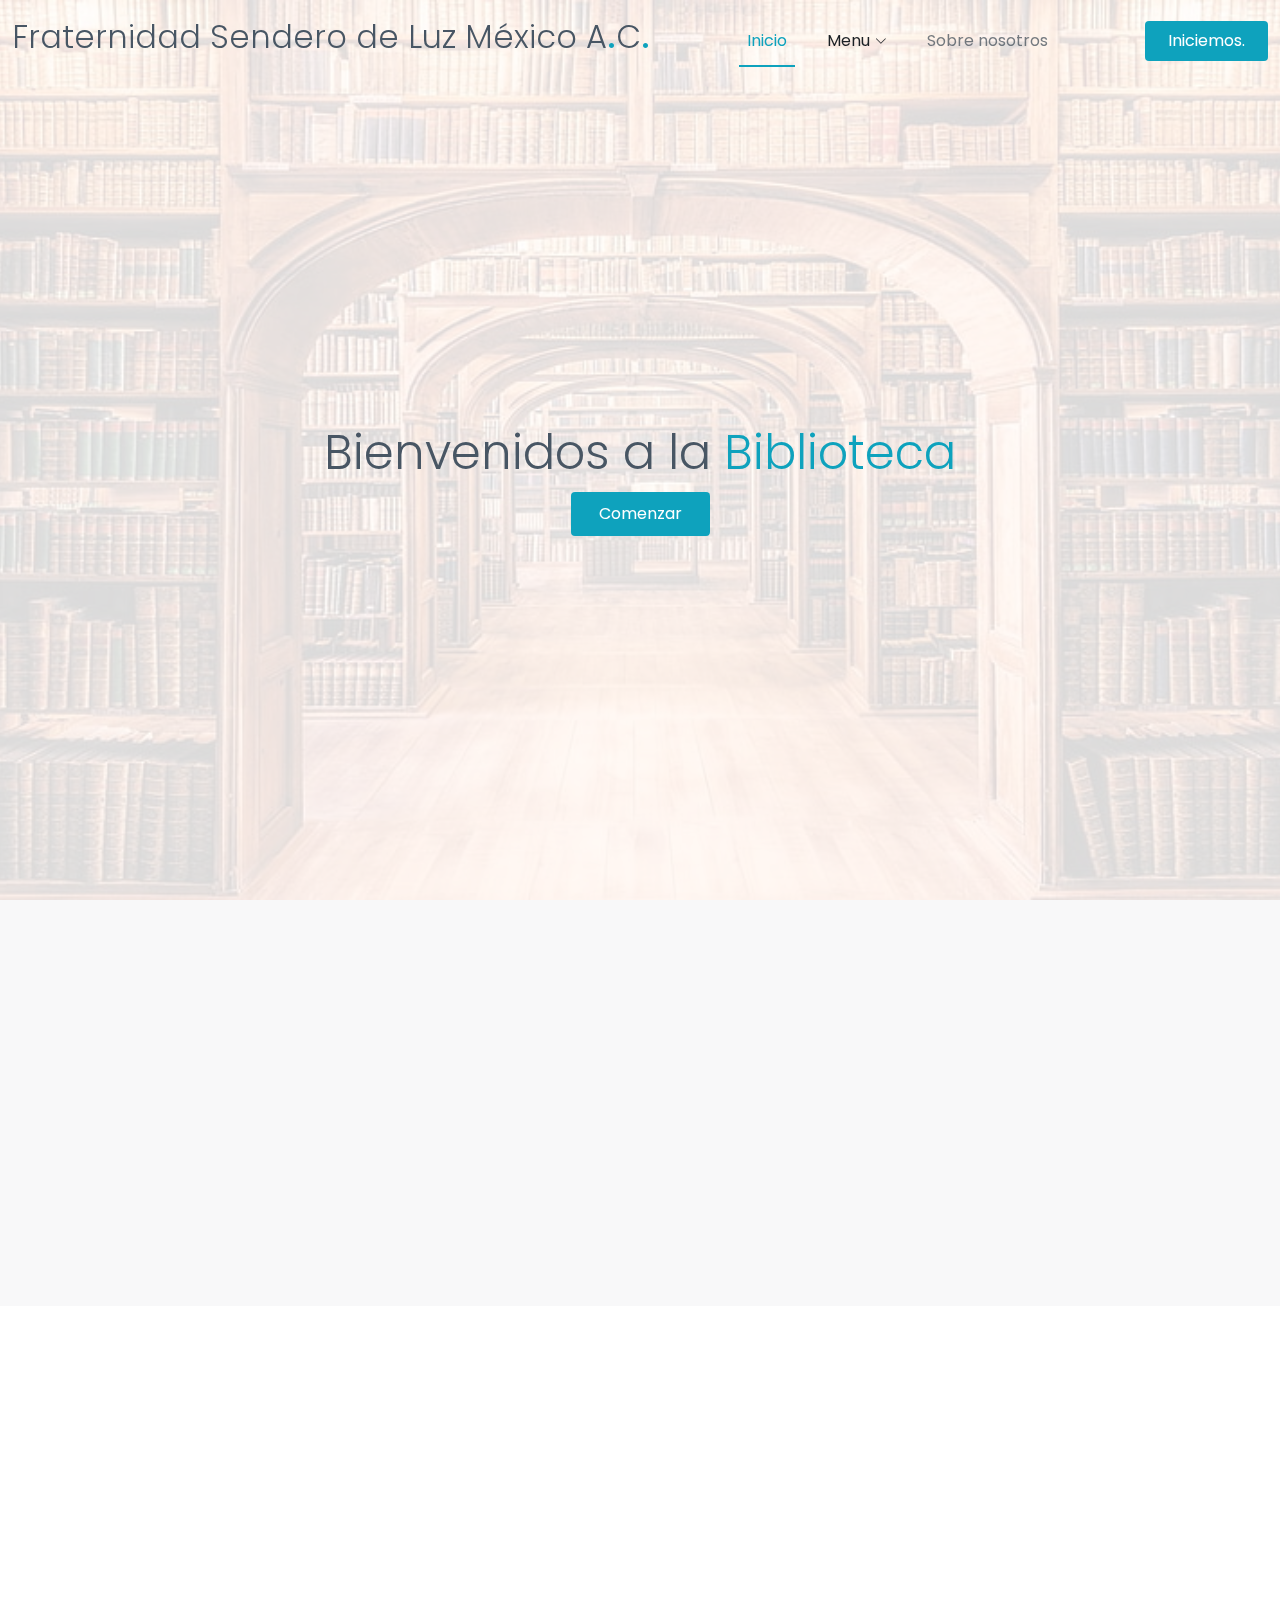
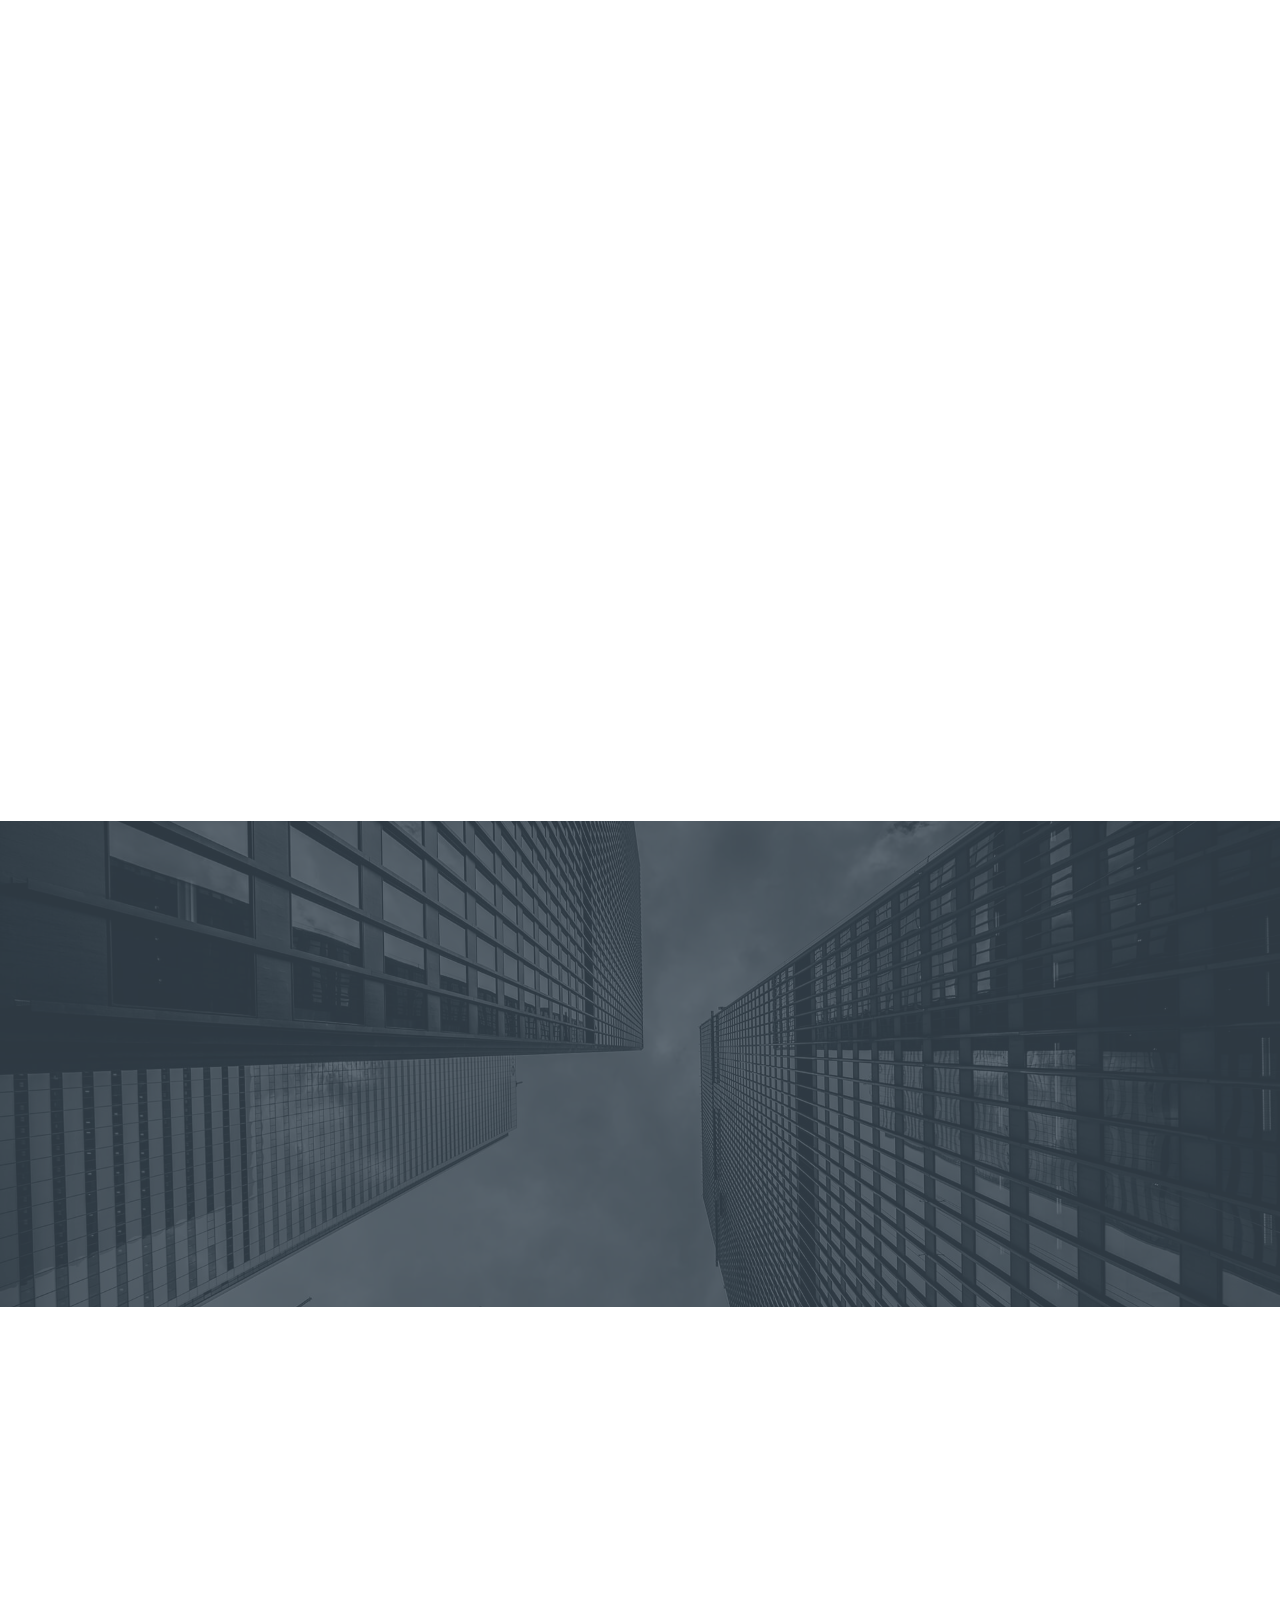
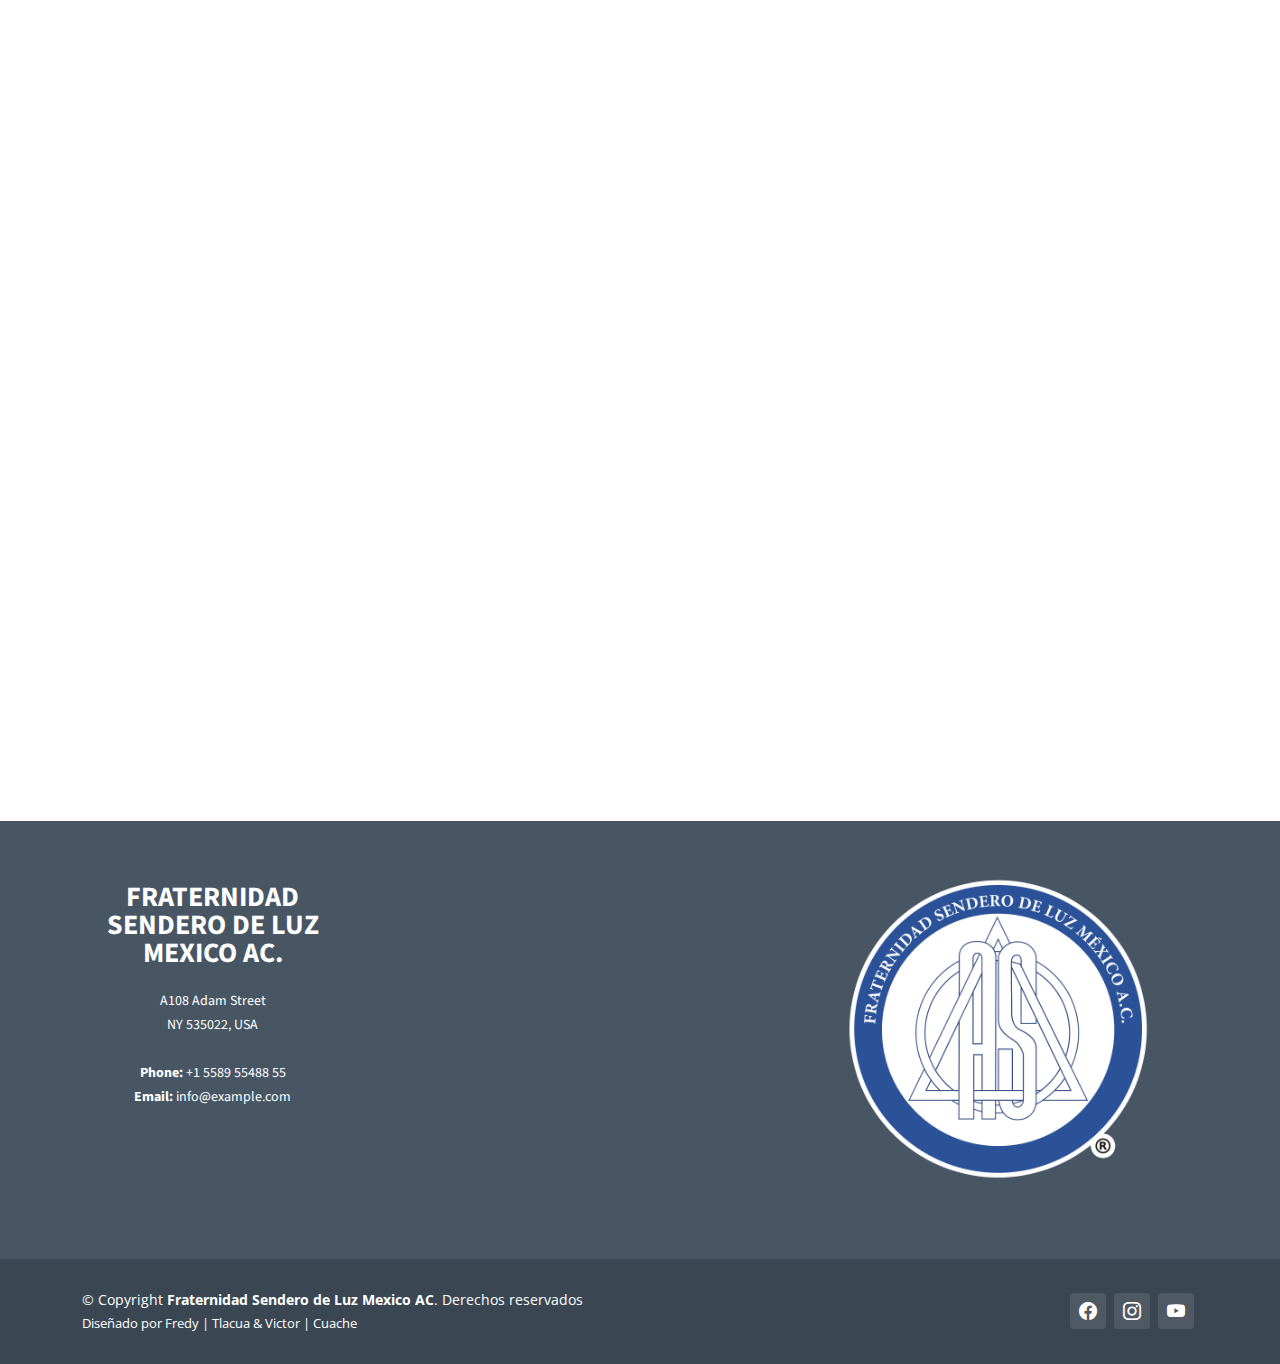
<file: Biblioteca.html>
<!DOCTYPE html>
<html lang="en">

<head>
  <meta charset="utf-8">
  <meta content="width=device-width, initial-scale=1.0" name="viewport">

  <title>Biblioteca.</title>
  <meta content="" name="description">
  <meta content="" name="keywords">

  <!-- Favicons -->
  <link href="assets/img/LOGOFINAL2.png" rel="icon">
  <link href="assets/img/apple-touch-icon.png" rel="apple-touch-icon">

  <!-- Google Fonts -->
  <link rel="preconnect" href="https://fonts.googleapis.com">
  <link rel="preconnect" href="https://fonts.gstatic.com" crossorigin>
  <link href="https://fonts.googleapis.com/css2?family=Open+Sans:ital,wght@0,300;0,400;0,500;0,600;0,700;1,300;1,400;1,500;1,600;1,700&family=Poppins:ital,wght@0,300;0,400;0,500;0,600;0,700;1,300;1,400;1,500;1,600;1,700&family=Source+Sans+Pro:ital,wght@0,300;0,400;0,600;0,700;1,300;1,400;1,600;1,700&display=swap" rel="stylesheet">

  <!-- Vendor CSS Files -->
  <link href="assets/vendor/bootstrap/css/bootstrap.min.css" rel="stylesheet">
  <link href="assets/vendor/bootstrap-icons/bootstrap-icons.css" rel="stylesheet">
  <link href="assets/vendor/aos/aos.css" rel="stylesheet">
  <link href="assets/vendor/glightbox/css/glightbox.min.css" rel="stylesheet">
  <link href="assets/vendor/swiper/swiper-bundle.min.css" rel="stylesheet">

  <!-- Variables CSS Files. Uncomment your preferred color scheme -->
  <link href="assets/css/variables.css" rel="stylesheet">
  <!-- <link href="assets/css/variables-blue.css" rel="stylesheet"> -->
  <!-- <link href="assets/css/variables-green.css" rel="stylesheet"> -->
  <!-- <link href="assets/css/variables-orange.css" rel="stylesheet"> -->
  <!-- <link href="assets/css/variables-purple.css" rel="stylesheet"> -->
  <!-- <link href="assets/css/variables-red.css" rel="stylesheet"> -->
  <!-- <link href="assets/css/variables-pink.css" rel="stylesheet"> -->

  <!-- Template Main CSS File -->
  <link href="assets/css/main.css" rel="stylesheet">

  <!-- =======================================================
  * Template Name: HeroBiz - v2.4.0
  * Template URL: https://bootstrapmade.com/herobiz-bootstrap-business-template/
  * Author: BootstrapMade.com
  * License: https://bootstrapmade.com/license/
  ======================================================== -->
</head>

<body>

  <!-- ======= Header ======= -->
  <header id="header" class="header fixed-top" data-scrollto-offset="0">
    <div class="container-fluid d-flex align-items-center justify-content-between">

      <a href="index.html" class="logo d-flex align-items-center scrollto me-auto me-lg-0">
        <!-- Uncomment the line below if you also wish to use an image logo -->
        <!-- <img src="assets/img/logo.png" alt=""> -->
        <h1>Fraternidad Sendero de Luz México A<span>.</span>C<span>.</span></h1>
      </a>

      <nav id="navbar" class="navbar">
        <ul>
          <li><a href="index.html" class="active">Inicio</a></li></li>
          <li class="dropdown"><a ><span>Menu</span> <i class="bi bi-chevron-down dropdown-indicator"></i></a>
            <ul>
              <li><a class="nav-link scrollto" href="Biblioteca.html">Biblioteca</a></li>
              <li><a class="nav-link scrollto" href="Servicio.html">Servicios</a></li>
              <li><a class="nav-link scrollto" href="Eventos.html">Eventos</a></li>
            </ul>
          </li>
          <li><a href="blog.html">Sobre nosotros</a></li>
        </ul>
        <i class="bi bi-list mobile-nav-toggle d-none"></i>
      </nav>

      <a class="btn-getstarted scrollto" href="index.html#about">Iniciemos.</a>

    </div>
  </header>

  <section id="hero-fullscreen" class="hero-fullscreen d-flex align-items-center">
    <div class="container d-flex flex-column align-items-center position-relative" data-aos="zoom-out">
      <h2>Bienvenidos a la <span>Biblioteca</span></h2>
      <div class="d-flex">
        <a href="#about" class="btn-get-started scrollto">Comenzar</a>
      </div>
    </div>
  </section>

  <main id="main">

    <!-- ======= Pricing Section ======= -->
    <section id="pricing" class="pricing">
      <div class="container" data-aos="fade-up">

        <!-- <div class="section-header">
          <h2>Our Pricing</h2>
          <p>Architecto nobis eos vel nam quidem vitae temporibus voluptates qui hic deserunt iusto omnis nam voluptas asperiores sequi tenetur dolores incidunt enim voluptatem magnam cumque fuga.</p>
        </div> -->

        <div class="row gy-4">

          <div class="col-lg-4" data-aos="zoom-in" data-aos-delay="200">
            <div class="pricing-item featured">

              <div class="pricing-header">
                <h3>Libros Gratis</h3>
              </div>

              <!-- <ul>
                <li><i class="bi bi-dot"></i> <span>Libros gratis.</span></li>
                <li><i class="bi bi-dot"></i> <span>Audiolibros gratis.</span></li>
                <li><i class="bi bi-dot"></i> <span></span></li>
                <li class="na"><i class="bi bi-x"></i> <span>Pharetra massa massa ultricies</span></li>
                <li class="na"><i class="bi bi-x"></i> <span>Massa ultricies mi quis hendrerit</span></li>
              </ul> -->

              <div class="text-center mt-auto">
                <a href="#gratis" class="buy-btn">Comenzar</a>
              </div>

            </div>
          </div><!-- End Pricing Item -->

          <div class="col-lg-4" data-aos="zoom-in" data-aos-delay="400">
            <div class="pricing-item featured">

              <div class="pricing-header">
                <h3>Libros de Paga</h3>
                <!-- <h4><sup>$</sup>50<span> / mes</span></h4> -->
              </div>

              <!-- <ul>
                <li><i class="bi bi-dot"></i> <span>Libros </span></li>
                <li><i class="bi bi-dot"></i> <span>Audiolibros</span></li>
                <li><i class="bi bi-dot"></i> <span></spa>
                </li>
                <li><i class="bi bi-dot"></i> <span>Pharetra massa massa ultricies</spa>
                </li>
                <li><i class="bi bi-dot"></i> <span>Massa ultricies mi quis hendrerit</span></li>
              </ul> -->

              <div class="text-center mt-auto">
                <a href="#paga" class="buy-btn">Comenzar</a>
              </div>

            </div>
          </div><!-- End Pricing Item -->

          <!-- <div class="col-lg-4" data-aos="zoom-in" data-aos-delay="600">
            <div class="pricing-item">

              <div class="pricing-header">
                <h3>Developer Plan</h3>
                <h4><sup>$</sup>49<span> / month</span></h4>
              </div>

              <ul>
                <li><i class="bi bi-dot"></i> <span>Quam adipiscing vitae proin</span></li>
                <li><i class="bi bi-dot"></i> <span>Nec feugiat nisl pretium</span></li>
                <li><i class="bi bi-dot"></i> <span>Nulla at volutpat diam uteera</span></li>
                <li><i class="bi bi-dot"></i> <span>Pharetra massa massa ultricies</span></li>
                <li><i class="bi bi-dot"></i> <span>Massa ultricies mi quis hendrerit</span></li>
              </ul>

              <div class="text-center mt-auto">
                <a href="#" class="buy-btn">Buy Now</a>
              </div>

            </div>
          </div>End Pricing Item -->

        </div>

      </div>
    </section><!-- End Pricing Section -->

    <!-- ======= Featured Services Section ======= -->
    <!-- <section id="featured-services" class="featured-services">
      <div class="container">

        <div class="row gy-4">

          <div class="col-xl-3 col-md-6 d-flex" data-aos="zoom-out">
            <div class="service-item position-relative">
              <div class="icon"><i class="bi bi-activity icon"></i></div>
              <h4><a href="" class="stretched-link">Lorem Ipsum</a></h4>
              <p>Voluptatum deleniti atque corrupti quos dolores et quas molestias excepturi</p>
            </div>
          </div>

          <div class="col-xl-3 col-md-6 d-flex" data-aos="zoom-out" data-aos-delay="200">
            <div class="service-item position-relative">
              <div class="icon"><i class="bi bi-bounding-box-circles icon"></i></div>
              <h4><a href="" class="stretched-link">Sed ut perspici</a></h4>
              <p>Duis aute irure dolor in reprehenderit in voluptate velit esse cillum dolore</p>
            </div>
          </div> 

          <div class="col-xl-3 col-md-6 d-flex" data-aos="zoom-out" data-aos-delay="400">
            <div class="service-item position-relative">
              <div class="icon"><i class="bi bi-calendar4-week icon"></i></div>
              <h4><a href="" class="stretched-link">Magni Dolores</a></h4>
              <p>Excepteur sint occaecat cupidatat non proident, sunt in culpa qui officia</p>
            </div>
          </div>

          <div class="col-xl-3 col-md-6 d-flex" data-aos="zoom-out" data-aos-delay="600">
            <div class="service-item position-relative">
              <div class="icon"><i class="bi bi-broadcast icon"></i></div>
              <h4><a href="" class="stretched-link">Nemo Enim</a></h4>
              <p>At vero eos et accusamus et iusto odio dignissimos ducimus qui blanditiis</p>
            </div>
          </div>
        </div>

      </div>
    </section> --> 
    <!-- End Featured Services Section -->

    <!-- ======= About Section ======= -->
    <!-- <section id="about" class="about">
      <div class="container" data-aos="fade-up">

        <div class="section-header">
          <h2>About Us</h2>
          <p>Architecto nobis eos vel nam quidem vitae temporibus voluptates qui hic deserunt iusto omnis nam voluptas asperiores sequi tenetur dolores incidunt enim voluptatem magnam cumque fuga.</p>
        </div>

        <div class="row g-4 g-lg-5" data-aos="fade-up" data-aos-delay="200">

          <div class="col-lg-5">
            <div class="about-img">
              <img src="assets/img/about.jpg" class="img-fluid" alt="">
            </div>
          </div>

          <div class="col-lg-7">
            <h3 class="pt-0 pt-lg-5">Neque officiis dolore maiores et exercitationem quae est seda lidera pat claero</h3>


            <ul class="nav nav-pills mb-3">
              <li><a class="nav-link active" data-bs-toggle="pill" href="#tab1">Saepe fuga</a></li>
              <li><a class="nav-link" data-bs-toggle="pill" href="#tab2">Voluptates</a></li>
              <li><a class="nav-link" data-bs-toggle="pill" href="#tab3">Corrupti</a></li>
            </ul>


            <div class="tab-content">

              <div class="tab-pane fade show active" id="tab1">

                <p class="fst-italic">Consequuntur inventore voluptates consequatur aut vel et. Eos doloribus expedita. Sapiente atque consequatur minima nihil quae aspernatur quo suscipit voluptatem.</p>

                <div class="d-flex align-items-center mt-4">
                  <i class="bi bi-check2"></i>
                  <h4>Repudiandae rerum velit modi et officia quasi facilis</h4>
                </div>
                <p>Laborum omnis voluptates voluptas qui sit aliquam blanditiis. Sapiente minima commodi dolorum non eveniet magni quaerat nemo et.</p>

                <div class="d-flex align-items-center mt-4">
                  <i class="bi bi-check2"></i>
                  <h4>Incidunt non veritatis illum ea ut nisi</h4>
                </div>
                <p>Non quod totam minus repellendus autem sint velit. Rerum debitis facere soluta tenetur. Iure molestiae assumenda sunt qui inventore eligendi voluptates nisi at. Dolorem quo tempora. Quia et perferendis.</p>

                <div class="d-flex align-items-center mt-4">
                  <i class="bi bi-check2"></i>
                  <h4>Omnis ab quia nemo dignissimos rem eum quos..</h4>
                </div>
                <p>Eius alias aut cupiditate. Dolor voluptates animi ut blanditiis quos nam. Magnam officia aut ut alias quo explicabo ullam esse. Sunt magnam et dolorem eaque magnam odit enim quaerat. Vero error error voluptatem eum.</p>

              </div>

              <div class="tab-pane fade show" id="tab2">

                <p class="fst-italic">Consequuntur inventore voluptates consequatur aut vel et. Eos doloribus expedita. Sapiente atque consequatur minima nihil quae aspernatur quo suscipit voluptatem.</p>

                <div class="d-flex align-items-center mt-4">
                  <i class="bi bi-check2"></i>
                  <h4>Repudiandae rerum velit modi et officia quasi facilis</h4>
                </div>
                <p>Laborum omnis voluptates voluptas qui sit aliquam blanditiis. Sapiente minima commodi dolorum non eveniet magni quaerat nemo et.</p>

                <div class="d-flex align-items-center mt-4">
                  <i class="bi bi-check2"></i>
                  <h4>Incidunt non veritatis illum ea ut nisi</h4>
                </div>
                <p>Non quod totam minus repellendus autem sint velit. Rerum debitis facere soluta tenetur. Iure molestiae assumenda sunt qui inventore eligendi voluptates nisi at. Dolorem quo tempora. Quia et perferendis.</p>

                <div class="d-flex align-items-center mt-4">
                  <i class="bi bi-check2"></i>
                  <h4>Omnis ab quia nemo dignissimos rem eum quos..</h4>
                </div>
                <p>Eius alias aut cupiditate. Dolor voluptates animi ut blanditiis quos nam. Magnam officia aut ut alias quo explicabo ullam esse. Sunt magnam et dolorem eaque magnam odit enim quaerat. Vero error error voluptatem eum.</p>

              </div>

              <div class="tab-pane fade show" id="tab3">

                <p class="fst-italic">Consequuntur inventore voluptates consequatur aut vel et. Eos doloribus expedita. Sapiente atque consequatur minima nihil quae aspernatur quo suscipit voluptatem.</p>

                <div class="d-flex align-items-center mt-4">
                  <i class="bi bi-check2"></i>
                  <h4>Repudiandae rerum velit modi et officia quasi facilis</h4>
                </div>
                <p>Laborum omnis voluptates voluptas qui sit aliquam blanditiis. Sapiente minima commodi dolorum non eveniet magni quaerat nemo et.</p>

                <div class="d-flex align-items-center mt-4">
                  <i class="bi bi-check2"></i>
                  <h4>Incidunt non veritatis illum ea ut nisi</h4>
                </div>
                <p>Non quod totam minus repellendus autem sint velit. Rerum debitis facere soluta tenetur. Iure molestiae assumenda sunt qui inventore eligendi voluptates nisi at. Dolorem quo tempora. Quia et perferendis.</p>

                <div class="d-flex align-items-center mt-4">
                  <i class="bi bi-check2"></i>
                  <h4>Omnis ab quia nemo dignissimos rem eum quos..</h4>
                </div>
                <p>Eius alias aut cupiditate. Dolor voluptates animi ut blanditiis quos nam. Magnam officia aut ut alias quo explicabo ullam esse. Sunt magnam et dolorem eaque magnam odit enim quaerat. Vero error error voluptatem eum.</p>

              </div>

            </div>

          </div>

        </div>

      </div>
    </section>

    <!-- ======= Clients Section ======= -->
    
    <!-- <section id="clients" class="clients">
      <div class="container" data-aos="zoom-out">

        <div class="clients-slider swiper">
          <div class="swiper-wrapper align-items-center">
            <div class="swiper-slide"><img src="assets/img/clients/client-1.png" class="img-fluid" alt=""></div>
            <div class="swiper-slide"><img src="assets/img/clients/client-2.png" class="img-fluid" alt=""></div>
            <div class="swiper-slide"><img src="assets/img/clients/client-3.png" class="img-fluid" alt=""></div>
            <div class="swiper-slide"><img src="assets/img/clients/client-4.png" class="img-fluid" alt=""></div>
            <div class="swiper-slide"><img src="assets/img/clients/client-5.png" class="img-fluid" alt=""></div>
            <div class="swiper-slide"><img src="assets/img/clients/client-6.png" class="img-fluid" alt=""></div>
            <div class="swiper-slide"><img src="assets/img/clients/client-7.png" class="img-fluid" alt=""></div>
            <div class="swiper-slide"><img src="assets/img/clients/client-8.png" class="img-fluid" alt=""></div>
          </div>
        </div>

      </div>
    </section> -->

    <!-- ======= Call To Action Section ======= -->
    <!-- <section id="cta" class="cta">
      <div class="container" data-aos="zoom-out">

        <div class="row g-5">

          <div class="col-lg-8 col-md-6 content d-flex flex-column justify-content-center order-last order-md-first">
            <h3>Alias sunt quas <em>Cupiditate</em> oluptas hic minima</h3>
            <p> Duis aute irure dolor in reprehenderit in voluptate velit esse cillum dolore eu fugiat nulla pariatur. Excepteur sint occaecat cupidatat non proident, sunt in culpa qui officia deserunt mollit anim id est laborum.</p>
            <a class="cta-btn align-self-start" href="#">Call To Action</a>
          </div>

          <div class="col-lg-4 col-md-6 order-first order-md-last d-flex align-items-center">
            <div class="img">
              <img src="assets/img/cta.jpg" alt="" class="img-fluid">
            </div>
          </div>

        </div>

      </div>
    </section> -->

    <!-- ======= On Focus Section ======= -->
    <!-- <section id="onfocus" class="onfocus">
      <div class="container-fluid p-0" data-aos="fade-up">

        <div class="row g-0">
          <div class="col-lg-6 video-play position-relative">
            <a href="https://www.youtube.com/watch?v=LXb3EKWsInQ" class="glightbox play-btn"></a>
          </div>
          <div class="col-lg-6">
            <div class="content d-flex flex-column justify-content-center h-100">
              <h3>Voluptatem dignissimos provident quasi corporis</h3>
              <p class="fst-italic">
                Lorem ipsum dolor sit amet, consectetur adipiscing elit, sed do eiusmod tempor incididunt ut labore et dolore
                magna aliqua.
              </p>
              <ul>
                <li><i class="bi bi-check-circle"></i> Ullamco laboris nisi ut aliquip ex ea commodo consequat.</li>
                <li><i class="bi bi-check-circle"></i> Duis aute irure dolor in reprehenderit in voluptate velit.</li>
                <li><i class="bi bi-check-circle"></i> Ullamco laboris nisi ut aliquip ex ea commodo consequat. Duis aute irure dolor in reprehenderit in voluptate trideta storacalaperda mastiro dolore eu fugiat nulla pariatur.</li>
              </ul>
              <a href="#" class="read-more align-self-start"><span>Read More</span><i class="bi bi-arrow-right"></i></a>
            </div>
          </div>
        </div>

      </div>
    </section> -->

    <!-- ======= Features Section ======= -->
    <!-- <section id="features" class="features">
      <div class="container" data-aos="fade-up">

        <ul class="nav nav-tabs row gy-4 d-flex">

          <li class="nav-item col-6 col-md-4 col-lg-2">
            <a class="nav-link active show" data-bs-toggle="tab" data-bs-target="#tab-1">
              <i class="bi bi-binoculars color-cyan"></i>
              <h4>Modinest</h4>
            </a>
          </li> -->

          <!-- <li class="nav-item col-6 col-md-4 col-lg-2">
            <a class="nav-link" data-bs-toggle="tab" data-bs-target="#tab-2">
              <i class="bi bi-box-seam color-indigo"></i>
              <h4>Undaesenti</h4>
            </a>
          </li>End Tab 2 Nav -->

          <!-- <li class="nav-item col-6 col-md-4 col-lg-2">
            <a class="nav-link" data-bs-toggle="tab" data-bs-target="#tab-3">
              <i class="bi bi-brightness-high color-teal"></i>
              <h4>Pariatur</h4>
            </a>
          </li>End Tab 3 Nav -->

          <!-- <li class="nav-item col-6 col-md-4 col-lg-2">
            <a class="nav-link" data-bs-toggle="tab" data-bs-target="#tab-4">
              <i class="bi bi-command color-red"></i>
              <h4>Nostrum</h4>
            </a>
          </li>End Tab 4 Nav -->

          <!-- <li class="nav-item col-6 col-md-4 col-lg-2">
            <a class="nav-link" data-bs-toggle="tab" data-bs-target="#tab-5">
              <i class="bi bi-easel color-blue"></i>
              <h4>Adipiscing</h4>
            </a>
          </li>End Tab 5 Nav -->

          <!-- <li class="nav-item col-6 col-md-4 col-lg-2">
            <a class="nav-link" data-bs-toggle="tab" data-bs-target="#tab-6">
              <i class="bi bi-map color-orange"></i>
              <h4>Reprehit</h4>
            </a>
          </li>End Tab 6 Nav -->

        <!-- </ul> -->

        <!-- <div class="tab-content">

          <div class="tab-pane active show" id="tab-1">
            <div class="row gy-4">
              <div class="col-lg-8 order-2 order-lg-1" data-aos="fade-up" data-aos-delay="100">
                <h3>Modinest</h3>
                <p class="fst-italic">
                  Lorem ipsum dolor sit amet, consectetur adipiscing elit, sed do eiusmod tempor incididunt ut labore et dolore
                  magna aliqua.
                </p>
                <ul>
                  <li><i class="bi bi-check-circle-fill"></i> Ullamco laboris nisi ut aliquip ex ea commodo consequat.</li>
                  <li><i class="bi bi-check-circle-fill"></i> Duis aute irure dolor in reprehenderit in voluptate velit.</li>
                  <li><i class="bi bi-check-circle-fill"></i> Ullamco laboris nisi ut aliquip ex ea commodo consequat. Duis aute irure dolor in reprehenderit in voluptate trideta storacalaperda mastiro dolore eu fugiat nulla pariatur.</li>
                </ul>
                <p>
                  Ullamco laboris nisi ut aliquip ex ea commodo consequat. Duis aute irure dolor in reprehenderit in voluptate
                  velit esse cillum dolore eu fugiat nulla pariatur. Excepteur sint occaecat cupidatat non proident, sunt in
                  culpa qui officia deserunt mollit anim id est laborum
                </p>
              </div>
              <div class="col-lg-4 order-1 order-lg-2 text-center" data-aos="fade-up" data-aos-delay="200">
                <img src="assets/img/features-1.svg" alt="" class="img-fluid">
              </div>
            </div>
          </div>

          <div class="tab-pane" id="tab-2">
            <div class="row gy-4">
              <div class="col-lg-8 order-2 order-lg-1">
                <h3>Undaesenti</h3>
                <p>
                  Ullamco laboris nisi ut aliquip ex ea commodo consequat. Duis aute irure dolor in reprehenderit in voluptate
                  velit esse cillum dolore eu fugiat nulla pariatur. Excepteur sint occaecat cupidatat non proident, sunt in
                  culpa qui officia deserunt mollit anim id est laborum
                </p>
                <p class="fst-italic">
                  Lorem ipsum dolor sit amet, consectetur adipiscing elit, sed do eiusmod tempor incididunt ut labore et dolore
                  magna aliqua.
                </p>
                <ul>
                  <li><i class="bi bi-check-circle-fill"></i> Ullamco laboris nisi ut aliquip ex ea commodo consequat.</li>
                  <li><i class="bi bi-check-circle-fill"></i> Duis aute irure dolor in reprehenderit in voluptate velit.</li>
                  <li><i class="bi bi-check-circle-fill"></i> Provident mollitia neque rerum asperiores dolores quos qui a. Ipsum neque dolor voluptate nisi sed.</li>
                  <li><i class="bi bi-check-circle-fill"></i> Ullamco laboris nisi ut aliquip ex ea commodo consequat. Duis aute irure dolor in reprehenderit in voluptate trideta storacalaperda mastiro dolore eu fugiat nulla pariatur.</li>
                </ul>
              </div>
              <div class="col-lg-4 order-1 order-lg-2 text-center">
                <img src="assets/img/features-2.svg" alt="" class="img-fluid">
              </div>
            </div>
          </div>

          <div class="tab-pane" id="tab-3">
            <div class="row gy-4">
              <div class="col-lg-8 order-2 order-lg-1">
                <h3>Pariatur</h3>
                <p>
                  Ullamco laboris nisi ut aliquip ex ea commodo consequat. Duis aute irure dolor in reprehenderit in voluptate
                  velit esse cillum dolore eu fugiat nulla pariatur. Excepteur sint occaecat cupidatat non proident, sunt in
                  culpa qui officia deserunt mollit anim id est laborum
                </p>
                <ul>
                  <li><i class="bi bi-check-circle-fill"></i> Ullamco laboris nisi ut aliquip ex ea commodo consequat.</li>
                  <li><i class="bi bi-check-circle-fill"></i> Duis aute irure dolor in reprehenderit in voluptate velit.</li>
                  <li><i class="bi bi-check-circle-fill"></i> Provident mollitia neque rerum asperiores dolores quos qui a. Ipsum neque dolor voluptate nisi sed.</li>
                </ul>
                <p class="fst-italic">
                  Lorem ipsum dolor sit amet, consectetur adipiscing elit, sed do eiusmod tempor incididunt ut labore et dolore
                  magna aliqua.
                </p>
              </div>
              <div class="col-lg-4 order-1 order-lg-2 text-center">
                <img src="assets/img/features-3.svg" alt="" class="img-fluid">
              </div>
            </div>
          </div>

          <div class="tab-pane" id="tab-4">
            <div class="row gy-4">
              <div class="col-lg-8 order-2 order-lg-1">
                <h3>Nostrum</h3>
                <p>
                  Ullamco laboris nisi ut aliquip ex ea commodo consequat. Duis aute irure dolor in reprehenderit in voluptate
                  velit esse cillum dolore eu fugiat nulla pariatur. Excepteur sint occaecat cupidatat non proident, sunt in
                  culpa qui officia deserunt mollit anim id est laborum
                </p>
                <p class="fst-italic">
                  Lorem ipsum dolor sit amet, consectetur adipiscing elit, sed do eiusmod tempor incididunt ut labore et dolore
                  magna aliqua.
                </p>
                <ul>
                  <li><i class="bi bi-check-circle-fill"></i> Ullamco laboris nisi ut aliquip ex ea commodo consequat.</li>
                  <li><i class="bi bi-check-circle-fill"></i> Duis aute irure dolor in reprehenderit in voluptate velit.</li>
                  <li><i class="bi bi-check-circle-fill"></i> Ullamco laboris nisi ut aliquip ex ea commodo consequat. Duis aute irure dolor in reprehenderit in voluptate trideta storacalaperda mastiro dolore eu fugiat nulla pariatur.</li>
                </ul>
              </div>
              <div class="col-lg-4 order-1 order-lg-2 text-center">
                <img src="assets/img/features-4.svg" alt="" class="img-fluid">
              </div>
            </div>
          </div>

          <div class="tab-pane" id="tab-5">
            <div class="row gy-4">
              <div class="col-lg-8 order-2 order-lg-1">
                <h3>Adipiscing</h3>
                <p>
                  Ullamco laboris nisi ut aliquip ex ea commodo consequat. Duis aute irure dolor in reprehenderit in voluptate
                  velit esse cillum dolore eu fugiat nulla pariatur. Excepteur sint occaecat cupidatat non proident, sunt in
                  culpa qui officia deserunt mollit anim id est laborum
                </p>
                <p class="fst-italic">
                  Lorem ipsum dolor sit amet, consectetur adipiscing elit, sed do eiusmod tempor incididunt ut labore et dolore
                  magna aliqua.
                </p>
                <ul>
                  <li><i class="bi bi-check-circle-fill"></i> Ullamco laboris nisi ut aliquip ex ea commodo consequat.</li>
                  <li><i class="bi bi-check-circle-fill"></i> Duis aute irure dolor in reprehenderit in voluptate velit.</li>
                  <li><i class="bi bi-check-circle-fill"></i> Ullamco laboris nisi ut aliquip ex ea commodo consequat. Duis aute irure dolor in reprehenderit in voluptate trideta storacalaperda mastiro dolore eu fugiat nulla pariatur.</li>
                </ul>
              </div>
              <div class="col-lg-4 order-1 order-lg-2 text-center">
                <img src="assets/img/features-5.svg" alt="" class="img-fluid">
              </div>
            </div>
          </div>

          <div class="tab-pane" id="tab-6">
            <div class="row gy-4">
              <div class="col-lg-8 order-2 order-lg-1">
                <h3>Reprehit</h3>
                <p>
                  Ullamco laboris nisi ut aliquip ex ea commodo consequat. Duis aute irure dolor in reprehenderit in voluptate
                  velit esse cillum dolore eu fugiat nulla pariatur. Excepteur sint occaecat cupidatat non proident, sunt in
                  culpa qui officia deserunt mollit anim id est laborum
                </p>
                <p class="fst-italic">
                  Lorem ipsum dolor sit amet, consectetur adipiscing elit, sed do eiusmod tempor incididunt ut labore et dolore
                  magna aliqua.
                </p>
                <ul>
                  <li><i class="bi bi-check-circle-fill"></i> Ullamco laboris nisi ut aliquip ex ea commodo consequat.</li>
                  <li><i class="bi bi-check-circle-fill"></i> Duis aute irure dolor in reprehenderit in voluptate velit.</li>
                  <li><i class="bi bi-check-circle-fill"></i> Ullamco laboris nisi ut aliquip ex ea commodo consequat. Duis aute irure dolor in reprehenderit in voluptate trideta storacalaperda mastiro dolore eu fugiat nulla pariatur.</li>
                </ul>
              </div>
              <div class="col-lg-4 order-1 order-lg-2 text-center">
                <img src="assets/img/features-6.svg" alt="" class="img-fluid">
              </div>
            </div>
          </div>

        </div>

      </div>
    </section> -->

    <!-- ======= Services Section ======= -->
    
    
    <section id="gratis" id="services" class="services">
      <div class="container" data-aos="fade-up">

        <div class="section-header">
          <h2 >Libros gratis</h2>
        </div>

        <div class="row gy-5">

          <div class="col-xl-4 col-md-6" data-aos="zoom-in" data-aos-delay="200">
            <div class="service-item">
              <div class="img">
                <img src="assets/img/services-1.jpg" class="img-fluid" alt="">
              </div>
              <div class="details position-relative">
                <!-- <div class="icon">
                  <i class="bi bi-activity"></i>
                </div> -->
                <a href="#" class="stretched-link">
                  <h3>Nesciunt Mete</h3>
                </a>
                <p>Provident nihil minus qui consequatur non omnis maiores. Eos accusantium minus dolores iure perferendis.</p>
              </div>
            </div>
          </div><!-- End Service Item -->

          <div class="col-xl-4 col-md-6" data-aos="zoom-in" data-aos-delay="300">
            <div class="service-item">
              <div class="img">
                <img src="assets/img/services-2.jpg" class="img-fluid" alt="">
              </div>
              <div class="details position-relative">
                <!-- <div class="icon">
                  <i class="bi bi-broadcast"></i>
                </div> -->
                <a href="#" class="stretched-link">
                  <h3>Eosle Commodi</h3>
                </a>
                <p>Ut autem aut autem non a. Sint sint sit facilis nam iusto sint. Libero corrupti neque eum hic non ut nesciunt dolorem.</p>
              </div>
            </div>
          </div><!-- End Service Item -->

          <div class="col-xl-4 col-md-6" data-aos="zoom-in" data-aos-delay="400">
            <div class="service-item">
              <div class="img">
                <img src="assets/img/services-3.jpg" class="img-fluid" alt="">
              </div>
              <div class="details position-relative">
                <!-- <div class="icon">
                  <i class="bi bi-easel"></i>
                </div> -->
                <a href="#" class="stretched-link">
                  <h3>Ledo Markt</h3>
                </a>
                <p>Ut excepturi voluptatem nisi sed. Quidem fuga consequatur. Minus ea aut. Vel qui id voluptas adipisci eos earum corrupti.</p>
              </div>
            </div>
          </div><!-- End Service Item -->

          <div class="col-xl-4 col-md-6" data-aos="zoom-in" data-aos-delay="500">
            <div class="service-item">
              <div class="img">
                <img src="assets/img/services-4.jpg" class="img-fluid" alt="">
              </div>
              <div class="details position-relative">
                <!-- <div class="icon">
                  <i class="bi bi-bounding-box-circles"></i>
                </div> -->
                <a href="#" class="stretched-link">
                  <h3>Asperiores Commodit</h3>
                </a>
                <p>Non et temporibus minus omnis sed dolor esse consequatur. Cupiditate sed error ea fuga sit provident adipisci neque.</p>
                <a href="#" class="stretched-link" title="#"></a>
              </div>
            </div>
          </div><!-- End Service Item -->

          <div class="col-xl-4 col-md-6" data-aos="zoom-in" data-aos-delay="600">
            <div class="service-item">
              <div class="img">
                <img src="assets/img/services-5.jpg" class="img-fluid" alt="">
              </div>
              <div class="details position-relative">
                <!-- <div class="icon">
                  <i class="bi bi-calendar4-week"></i>
                </div> -->
                <a href="#" class="stretched-link">
                  <h3>Velit Doloremque</h3>
                </a>
                <p>Cumque et suscipit saepe. Est maiores autem enim facilis ut aut ipsam corporis aut. Sed animi at autem alias eius labore.</p>
                <a href="#" class="stretched-link" title="#"></a>
              </div>
            </div>
          </div><!-- End Service Item -->

          <div class="col-xl-4 col-md-6" data-aos="zoom-in" data-aos-delay="700">
            <div class="service-item">
              <div class="img">
                <img src="assets/img/services-6.jpg" class="img-fluid" alt="">
              </div>
              <div class="details position-relative">
                <!-- <div class="icon">
                  <i class="bi bi-chat-square-text"></i>
                </div> -->
                <a href="#" class="stretched-link">
                  <h3>Dolori Architecto</h3>
                </a>
                <p>Hic molestias ea quibusdam eos. Fugiat enim doloremque aut neque non et debitis iure. Corrupti recusandae ducimus enim.</p>
                <a href="#" class="stretched-link" title="#"></a>
              </div>
            </div>
          </div><!-- End Service Item -->

        </div>

      </div>
    </section><!-- End Services Section -->

    <!-- ======= Testimonials Section ======= -->
    <section id="testimonials" class="testimonials">
      <div class="container" data-aos="fade-up">

        <div class="testimonials-slider swiper">
          <div class="swiper-wrapper">

            <div class="swiper-slide">
              <div class="testimonial-item">
                <img src="assets/img/testimonials/testimonials-1.jpg" class="testimonial-img" alt="">
                <h3>Saul Goodman</h3>
                <h4>Ceo &amp; Founder</h4>
                <div class="stars">
                  <i class="bi bi-star-fill"></i><i class="bi bi-star-fill"></i><i class="bi bi-star-fill"></i><i class="bi bi-star-fill"></i><i class="bi bi-star-fill"></i>
                </div>
                <p>
                  <i class="bi bi-quote quote-icon-left"></i>
                  Proin iaculis purus consequat sem cure digni ssim donec porttitora entum suscipit rhoncus. Accusantium quam, ultricies eget id, aliquam eget nibh et. Maecen aliquam, risus at semper.
                  <i class="bi bi-quote quote-icon-right"></i>
                </p>
              </div>
            </div><!-- End testimonial item -->

            <div class="swiper-slide">
              <div class="testimonial-item">
                <img src="assets/img/testimonials/testimonials-2.jpg" class="testimonial-img" alt="">
                <h3>Sara Wilsson</h3>
                <h4>Designer</h4>
                <div class="stars">
                  <i class="bi bi-star-fill"></i><i class="bi bi-star-fill"></i><i class="bi bi-star-fill"></i><i class="bi bi-star-fill"></i><i class="bi bi-star-fill"></i>
                </div>
                <p>
                  <i class="bi bi-quote quote-icon-left"></i>
                  Export tempor illum tamen malis malis eram quae irure esse labore quem cillum quid cillum eram malis quorum velit fore eram velit sunt aliqua noster fugiat irure amet legam anim culpa.
                  <i class="bi bi-quote quote-icon-right"></i>
                </p>
              </div>
            </div><!-- End testimonial item -->

            <div class="swiper-slide">
              <div class="testimonial-item">
                <img src="assets/img/testimonials/testimonials-3.jpg" class="testimonial-img" alt="">
                <h3>Jena Karlis</h3>
                <h4>Store Owner</h4>
                <div class="stars">
                  <i class="bi bi-star-fill"></i><i class="bi bi-star-fill"></i><i class="bi bi-star-fill"></i><i class="bi bi-star-fill"></i><i class="bi bi-star-fill"></i>
                </div>
                <p>
                  <i class="bi bi-quote quote-icon-left"></i>
                  Enim nisi quem export duis labore cillum quae magna enim sint quorum nulla quem veniam duis minim tempor labore quem eram duis noster aute amet eram fore quis sint minim.
                  <i class="bi bi-quote quote-icon-right"></i>
                </p>
              </div>
            </div><!-- End testimonial item -->

            <div class="swiper-slide">
              <div class="testimonial-item">
                <img src="assets/img/testimonials/testimonials-4.jpg" class="testimonial-img" alt="">
                <h3>Matt Brandon</h3>
                <h4>Freelancer</h4>
                <div class="stars">
                  <i class="bi bi-star-fill"></i><i class="bi bi-star-fill"></i><i class="bi bi-star-fill"></i><i class="bi bi-star-fill"></i><i class="bi bi-star-fill"></i>
                </div>
                <p>
                  <i class="bi bi-quote quote-icon-left"></i>
                  Fugiat enim eram quae cillum dolore dolor amet nulla culpa multos export minim fugiat minim velit minim dolor enim duis veniam ipsum anim magna sunt elit fore quem dolore labore illum veniam.
                  <i class="bi bi-quote quote-icon-right"></i>
                </p>
              </div>
            </div><!-- End testimonial item -->

            <div class="swiper-slide">
              <div class="testimonial-item">
                <img src="assets/img/testimonials/testimonials-5.jpg" class="testimonial-img" alt="">
                <h3>John Larson</h3>
                <h4>Entrepreneur</h4>
                <div class="stars">
                  <i class="bi bi-star-fill"></i><i class="bi bi-star-fill"></i><i class="bi bi-star-fill"></i><i class="bi bi-star-fill"></i><i class="bi bi-star-fill"></i>
                </div>
                <p>
                  <i class="bi bi-quote quote-icon-left"></i>
                  Quis quorum aliqua sint quem legam fore sunt eram irure aliqua veniam tempor noster veniam enim culpa labore duis sunt culpa nulla illum cillum fugiat legam esse veniam culpa fore nisi cillum quid.
                  <i class="bi bi-quote quote-icon-right"></i>
                </p>
              </div>
            </div><!-- End testimonial item -->

          </div>
          <div class="swiper-pagination"></div>
        </div>

      </div>
    </section><!-- End Testimonials Section -->

    <section id="paga" id="services" class="services">
      <div class="container" data-aos="fade-up">

        <div class="section-header">
          <h2>Libros de Paga</h2>
        </div>

        <div class="row gy-5">

          <div class="col-xl-4 col-md-6" data-aos="zoom-in" data-aos-delay="200">
            <div class="service-item">
              <div class="img">
                <img src="assets/img/services-1.jpg" class="img-fluid" alt="">
              </div>
              <div class="details position-relative">
                <!-- <div class="icon">
                  <i class="bi bi-activity"></i>
                </div> -->
                <a href="#" class="stretched-link">
                  <h3>Nesciunt Mete</h3>
                </a>
                <p>Provident nihil minus qui consequatur non omnis maiores. Eos accusantium minus dolores iure perferendis.</p>
              </div>
            </div>
          </div><!-- End Service Item -->

          <div class="col-xl-4 col-md-6" data-aos="zoom-in" data-aos-delay="300">
            <div class="service-item">
              <div class="img">
                <img src="assets/img/services-2.jpg" class="img-fluid" alt="">
              </div>
              <div class="details position-relative">
                <!-- <div class="icon">
                  <i class="bi bi-broadcast"></i>
                </div> -->
                <a href="#" class="stretched-link">
                  <h3>Eosle Commodi</h3>
                </a>
                <p>Ut autem aut autem non a. Sint sint sit facilis nam iusto sint. Libero corrupti neque eum hic non ut nesciunt dolorem.</p>
              </div>
            </div>
          </div><!-- End Service Item -->

          <div class="col-xl-4 col-md-6" data-aos="zoom-in" data-aos-delay="400">
            <div class="service-item">
              <div class="img">
                <img src="assets/img/services-3.jpg" class="img-fluid" alt="">
              </div>
              <div class="details position-relative">
                <!-- <div class="icon">
                  <i class="bi bi-easel"></i>
                </div> -->
                <a href="#" class="stretched-link">
                  <h3>Ledo Markt</h3>
                </a>
                <p>Ut excepturi voluptatem nisi sed. Quidem fuga consequatur. Minus ea aut. Vel qui id voluptas adipisci eos earum corrupti.</p>
              </div>
            </div>
          </div><!-- End Service Item -->

          <div class="col-xl-4 col-md-6" data-aos="zoom-in" data-aos-delay="500">
            <div class="service-item">
              <div class="img">
                <img src="assets/img/services-4.jpg" class="img-fluid" alt="">
              </div>
              <div class="details position-relative">
                <!-- <div class="icon">
                  <i class="bi bi-bounding-box-circles"></i>
                </div> -->
                <a href="#" class="stretched-link">
                  <h3>Asperiores Commodit</h3>
                </a>
                <p>Non et temporibus minus omnis sed dolor esse consequatur. Cupiditate sed error ea fuga sit provident adipisci neque.</p>
                <a href="#" class="stretched-link" title="#"></a>
              </div>
            </div>
          </div><!-- End Service Item -->

          <div class="col-xl-4 col-md-6" data-aos="zoom-in" data-aos-delay="600">
            <div class="service-item">
              <div class="img">
                <img src="assets/img/services-5.jpg" class="img-fluid" alt="">
              </div>
              <div class="details position-relative">
                <!-- <div class="icon">
                  <i class="bi bi-calendar4-week"></i>
                </div> -->
                <a href="#" class="stretched-link">
                  <h3>Velit Doloremque</h3>
                </a>
                <p>Cumque et suscipit saepe. Est maiores autem enim facilis ut aut ipsam corporis aut. Sed animi at autem alias eius labore.</p>
                <a href="#" class="stretched-link" title="#"></a>
              </div>
            </div>
          </div><!-- End Service Item -->

          <div class="col-xl-4 col-md-6" data-aos="zoom-in" data-aos-delay="700">
            <div class="service-item">
              <div class="img">
                <img src="assets/img/services-6.jpg" class="img-fluid" alt="">
              </div>
              <div class="details position-relative">
                <!-- <div class="icon">
                  <i class="bi bi-chat-square-text"></i>
                </div> -->
                <a href="#" class="stretched-link">
                  <h3>Dolori Architecto</h3>
                </a>
                <p>Hic molestias ea quibusdam eos. Fugiat enim doloremque aut neque non et debitis iure. Corrupti recusandae ducimus enim.</p>
                <a href="#" class="stretched-link" title="#"></a>
              </div>
            </div>
          </div><!-- End Service Item -->

        </div>

      </div>
    </section><!-- End Services Section -->

    

    <!-- ======= F.A.Q Section ======= -->
    <!-- <section id="faq" class="faq">
      <div class="container-fluid" data-aos="fade-up">

        <div class="row gy-4">

          <div class="col-lg-7 d-flex flex-column justify-content-center align-items-stretch  order-2 order-lg-1">

            <div class="content px-xl-5">
              <h3>Frequently Asked <strong>Questions</strong></h3>
              <p>
                Lorem ipsum dolor sit amet, consectetur adipiscing elit, sed do eiusmod tempor incididunt ut labore et dolore magna aliqua. Duis aute irure dolor in reprehenderit
              </p>
            </div>

            <div class="accordion accordion-flush px-xl-5" id="faqlist">

              <div class="accordion-item" data-aos="fade-up" data-aos-delay="200">
                <h3 class="accordion-header">
                  <button class="accordion-button collapsed" type="button" data-bs-toggle="collapse" data-bs-target="#faq-content-1">
                    <i class="bi bi-question-circle question-icon"></i>
                    Non consectetur a erat nam at lectus urna duis?
                  </button>
                </h3>
                <div id="faq-content-1" class="accordion-collapse collapse" data-bs-parent="#faqlist">
                  <div class="accordion-body">
                    Feugiat pretium nibh ipsum consequat. Tempus iaculis urna id volutpat lacus laoreet non curabitur gravida. Venenatis lectus magna fringilla urna porttitor rhoncus dolor purus non.
                  </div>
                </div>
              </div>

              <div class="accordion-item" data-aos="fade-up" data-aos-delay="300">
                <h3 class="accordion-header">
                  <button class="accordion-button collapsed" type="button" data-bs-toggle="collapse" data-bs-target="#faq-content-2">
                    <i class="bi bi-question-circle question-icon"></i>
                    Feugiat scelerisque varius morbi enim nunc faucibus a pellentesque?
                  </button>
                </h3>
                <div id="faq-content-2" class="accordion-collapse collapse" data-bs-parent="#faqlist">
                  <div class="accordion-body">
                    Dolor sit amet consectetur adipiscing elit pellentesque habitant morbi. Id interdum velit laoreet id donec ultrices. Fringilla phasellus faucibus scelerisque eleifend donec pretium. Est pellentesque elit ullamcorper dignissim. Mauris ultrices eros in cursus turpis massa tincidunt dui.
                  </div>
                </div>
              </div>

              <div class="accordion-item" data-aos="fade-up" data-aos-delay="400">
                <h3 class="accordion-header">
                  <button class="accordion-button collapsed" type="button" data-bs-toggle="collapse" data-bs-target="#faq-content-3">
                    <i class="bi bi-question-circle question-icon"></i>
                    Dolor sit amet consectetur adipiscing elit pellentesque habitant morbi?
                  </button>
                </h3>
                <div id="faq-content-3" class="accordion-collapse collapse" data-bs-parent="#faqlist">
                  <div class="accordion-body">
                    Eleifend mi in nulla posuere sollicitudin aliquam ultrices sagittis orci. Faucibus pulvinar elementum integer enim. Sem nulla pharetra diam sit amet nisl suscipit. Rutrum tellus pellentesque eu tincidunt. Lectus urna duis convallis convallis tellus. Urna molestie at elementum eu facilisis sed odio morbi quis
                  </div>
                </div>
              </div>
              <div class="accordion-item" data-aos="fade-up" data-aos-delay="500">
                <h3 class="accordion-header">
                  <button class="accordion-button collapsed" type="button" data-bs-toggle="collapse" data-bs-target="#faq-content-4">
                    <i class="bi bi-question-circle question-icon"></i>
                    Ac odio tempor orci dapibus. Aliquam eleifend mi in nulla?
                  </button>
                </h3>
                <div id="faq-content-4" class="accordion-collapse collapse" data-bs-parent="#faqlist">
                  <div class="accordion-body">
                    <i class="bi bi-question-circle question-icon"></i>
                    Dolor sit amet consectetur adipiscing elit pellentesque habitant morbi. Id interdum velit laoreet id donec ultrices. Fringilla phasellus faucibus scelerisque eleifend donec pretium. Est pellentesque elit ullamcorper dignissim. Mauris ultrices eros in cursus turpis massa tincidunt dui.
                  </div>
                </div>
              </div>

              <div class="accordion-item" data-aos="fade-up" data-aos-delay="600">
                <h3 class="accordion-header">
                  <button class="accordion-button collapsed" type="button" data-bs-toggle="collapse" data-bs-target="#faq-content-5">
                    <i class="bi bi-question-circle question-icon"></i>
                    Tempus quam pellentesque nec nam aliquam sem et tortor consequat?
                  </button>
                </h3>
                <div id="faq-content-5" class="accordion-collapse collapse" data-bs-parent="#faqlist">
                  <div class="accordion-body">
                    Molestie a iaculis at erat pellentesque adipiscing commodo. Dignissim suspendisse in est ante in. Nunc vel risus commodo viverra maecenas accumsan. Sit amet nisl suscipit adipiscing bibendum est. Purus gravida quis blandit turpis cursus in
                  </div>
                </div>
              </div>

            </div>

          </div>

          <div class="col-lg-5 align-items-stretch order-1 order-lg-2 img" style='background-image: url("assets/img/faq.jpg");'>&nbsp;</div>
        </div>

      </div>
    </section> -->

    <!-- ======= Portfolio Section ======= -->
    <!-- <section id="portfolio" class="portfolio" data-aos="fade-up">

      <div class="container">

        <div class="section-header">
          <h2>Portfolio</h2>
          <p>Non hic nulla eum consequatur maxime ut vero memo vero totam officiis pariatur eos dolorum sed fug dolorem est possimus esse quae repudiandae. Dolorem id enim officiis sunt deserunt esse soluta consequatur quaerat</p>
        </div>

      </div>

      <div class="container-fluid" data-aos="fade-up" data-aos-delay="200">

        <div class="portfolio-isotope" data-portfolio-filter="*" data-portfolio-layout="masonry" data-portfolio-sort="original-order">

          <ul class="portfolio-flters">
            <li data-filter="*" class="filter-active">All</li>
            <li data-filter=".filter-app">App</li>
            <li data-filter=".filter-product">Product</li>
            <li data-filter=".filter-branding">Branding</li>
            <li data-filter=".filter-books">Books</li>
          </ul>

          <div class="row g-0 portfolio-container">

            <div class="col-xl-3 col-lg-4 col-md-6 portfolio-item filter-app">
              <img src="assets/img/portfolio/app-1.jpg" class="img-fluid" alt="">
              <div class="portfolio-info">
                <h4>App 1</h4>
                <a href="assets/img/portfolio/app-1.jpg" title="App 1" data-gallery="portfolio-gallery" class="glightbox preview-link"><i class="bi bi-zoom-in"></i></a>
                <a href="portfolio-details.html" title="More Details" class="details-link"><i class="bi bi-link-45deg"></i></a>
              </div>
            </div>

            <div class="col-xl-3 col-lg-4 col-md-6 portfolio-item filter-product">
              <img src="assets/img/portfolio/product-1.jpg" class="img-fluid" alt="">
              <div class="portfolio-info">
                <h4>Product 1</h4>
                <a href="assets/img/portfolio/product-1.jpg" title="Product 1" data-gallery="portfolio-gallery" class="glightbox preview-link"><i class="bi bi-zoom-in"></i></a>
                <a href="portfolio-details.html" title="More Details" class="details-link"><i class="bi bi-link-45deg"></i></a>
              </div>
            </div>

            <div class="col-xl-3 col-lg-4 col-md-6 portfolio-item filter-branding">
              <img src="assets/img/portfolio/branding-1.jpg" class="img-fluid" alt="">
              <div class="portfolio-info">
                <h4>Branding 1</h4>
                <a href="assets/img/portfolio/branding-1.jpg" title="Branding 1" data-gallery="portfolio-gallery" class="glightbox preview-link"><i class="bi bi-zoom-in"></i></a>
                <a href="portfolio-details.html" title="More Details" class="details-link"><i class="bi bi-link-45deg"></i></a>
              </div>
            </div>

            <div class="col-xl-3 col-lg-4 col-md-6 portfolio-item filter-books">
              <img src="assets/img/portfolio/books-1.jpg" class="img-fluid" alt="">
              <div class="portfolio-info">
                <h4>Books 1</h4>
                <a href="assets/img/portfolio/books-1.jpg" title="Branding 1" data-gallery="portfolio-gallery" class="glightbox preview-link"><i class="bi bi-zoom-in"></i></a>
                <a href="portfolio-details.html" title="More Details" class="details-link"><i class="bi bi-link-45deg"></i></a>
              </div>
            </div>

            <div class="col-xl-3 col-lg-4 col-md-6 portfolio-item filter-app">
              <img src="assets/img/portfolio/app-2.jpg" class="img-fluid" alt="">
              <div class="portfolio-info">
                <h4>App 2</h4>
                <a href="assets/img/portfolio/app-2.jpg" title="App 2" data-gallery="portfolio-gallery" class="glightbox preview-link"><i class="bi bi-zoom-in"></i></a>
                <a href="portfolio-details.html" title="More Details" class="details-link"><i class="bi bi-link-45deg"></i></a>
              </div>
            </div>

            <div class="col-xl-3 col-lg-4 col-md-6 portfolio-item filter-product">
              <img src="assets/img/portfolio/product-2.jpg" class="img-fluid" alt="">
              <div class="portfolio-info">
                <h4>Product 2</h4>
                <a href="assets/img/portfolio/product-2.jpg" title="Product 2" data-gallery="portfolio-gallery" class="glightbox preview-link"><i class="bi bi-zoom-in"></i></a>
                <a href="portfolio-details.html" title="More Details" class="details-link"><i class="bi bi-link-45deg"></i></a>
              </div>
            </div>

            <div class="col-xl-3 col-lg-4 col-md-6 portfolio-item filter-branding">
              <img src="assets/img/portfolio/branding-2.jpg" class="img-fluid" alt="">
              <div class="portfolio-info">
                <h4>Branding 2</h4>
                <a href="assets/img/portfolio/branding-2.jpg" title="Branding 2" data-gallery="portfolio-gallery" class="glightbox preview-link"><i class="bi bi-zoom-in"></i></a>
                <a href="portfolio-details.html" title="More Details" class="details-link"><i class="bi bi-link-45deg"></i></a>
              </div>
            </div>

            <div class="col-xl-3 col-lg-4 col-md-6 portfolio-item filter-books">
              <img src="assets/img/portfolio/books-2.jpg" class="img-fluid" alt="">
              <div class="portfolio-info">
                <h4>Books 2</h4>
                <a href="assets/img/portfolio/books-2.jpg" title="Branding 2" data-gallery="portfolio-gallery" class="glightbox preview-link"><i class="bi bi-zoom-in"></i></a>
                <a href="portfolio-details.html" title="More Details" class="details-link"><i class="bi bi-link-45deg"></i></a>
              </div>
            </div>

            <div class="col-xl-3 col-lg-4 col-md-6 portfolio-item filter-app">
              <img src="assets/img/portfolio/app-3.jpg" class="img-fluid" alt="">
              <div class="portfolio-info">
                <h4>App 3</h4>
                <a href="assets/img/portfolio/app-3.jpg" title="App 3" data-gallery="portfolio-gallery" class="glightbox preview-link"><i class="bi bi-zoom-in"></i></a>
                <a href="portfolio-details.html" title="More Details" class="details-link"><i class="bi bi-link-45deg"></i></a>
              </div>
            </div>

            <div class="col-xl-3 col-lg-4 col-md-6 portfolio-item filter-product">
              <img src="assets/img/portfolio/product-3.jpg" class="img-fluid" alt="">
              <div class="portfolio-info">
                <h4>Product 3</h4>
                <a href="assets/img/portfolio/product-3.jpg" title="Product 3" data-gallery="portfolio-gallery" class="glightbox preview-link"><i class="bi bi-zoom-in"></i></a>
                <a href="portfolio-details.html" title="More Details" class="details-link"><i class="bi bi-link-45deg"></i></a>
              </div>
            </div>

            <div class="col-xl-3 col-lg-4 col-md-6 portfolio-item filter-branding">
              <img src="assets/img/portfolio/branding-3.jpg" class="img-fluid" alt="">
              <div class="portfolio-info">
                <h4>Branding 3</h4>
                <a href="assets/img/portfolio/branding-3.jpg" title="Branding 2" data-gallery="portfolio-gallery" class="glightbox preview-link"><i class="bi bi-zoom-in"></i></a>
                <a href="portfolio-details.html" title="More Details" class="details-link"><i class="bi bi-link-45deg"></i></a>
              </div>
            </div>

            <div class="col-xl-3 col-lg-4 col-md-6 portfolio-item filter-books">
              <img src="assets/img/portfolio/books-3.jpg" class="img-fluid" alt="">
              <div class="portfolio-info">
                <h4>Books 3</h4>
                <a href="assets/img/portfolio/books-3.jpg" title="Branding 3" data-gallery="portfolio-gallery" class="glightbox preview-link"><i class="bi bi-zoom-in"></i></a>
                <a href="portfolio-details.html" title="More Details" class="details-link"><i class="bi bi-link-45deg"></i></a>
              </div>
            </div>

          </div>

        </div>

      </div>
    </section> -->

    <!-- ======= Team Section ======= -->
    <!-- <section id="team" class="team">
      <div class="container" data-aos="fade-up">

        <div class="section-header">
          <h2>Our Team</h2>
          <p>Architecto nobis eos vel nam quidem vitae temporibus voluptates qui hic deserunt iusto omnis nam voluptas asperiores sequi tenetur dolores incidunt enim voluptatem magnam cumque fuga.</p>
        </div>

        <div class="row gy-5">

          <div class="col-xl-4 col-md-6 d-flex" data-aos="zoom-in" data-aos-delay="200">
            <div class="team-member">
              <div class="member-img">
                <img src="assets/img/team/team-1.jpg" class="img-fluid" alt="">
              </div>
              <div class="member-info">
                <div class="social">
                  <a href=""><i class="bi bi-twitter"></i></a>
                  <a href=""><i class="bi bi-facebook"></i></a>
                  <a href=""><i class="bi bi-instagram"></i></a>
                  <a href=""><i class="bi bi-linkedin"></i></a>
                </div>
                <h4>Walter White</h4>
                <span>Chief Executive Officer</span>
              </div>
            </div>
          </div>

          <div class="col-xl-4 col-md-6 d-flex" data-aos="zoom-in" data-aos-delay="400">
            <div class="team-member">
              <div class="member-img">
                <img src="assets/img/team/team-2.jpg" class="img-fluid" alt="">
              </div>
              <div class="member-info">
                <div class="social">
                  <a href=""><i class="bi bi-twitter"></i></a>
                  <a href=""><i class="bi bi-facebook"></i></a>
                  <a href=""><i class="bi bi-instagram"></i></a>
                  <a href=""><i class="bi bi-linkedin"></i></a>
                </div>
                <h4>Sarah Jhonson</h4>
                <span>Product Manager</span>
              </div>
            </div>
          </div>

          <div class="col-xl-4 col-md-6 d-flex" data-aos="zoom-in" data-aos-delay="600">
            <div class="team-member">
              <div class="member-img">
                <img src="assets/img/team/team-3.jpg" class="img-fluid" alt="">
              </div>
              <div class="member-info">
                <div class="social">
                  <a href=""><i class="bi bi-twitter"></i></a>
                  <a href=""><i class="bi bi-facebook"></i></a>
                  <a href=""><i class="bi bi-instagram"></i></a>
                  <a href=""><i class="bi bi-linkedin"></i></a>
                </div>
                <h4>William Anderson</h4>
                <span>CTO</span>
              </div>
            </div>
          </div>

        </div>

      </div>
    </section> -->

    <!-- ======= Recent Blog Posts Section ======= -->
    <!-- <section id="recent-blog-posts" class="recent-blog-posts">

      <div class="container" data-aos="fade-up">

        <div class="section-header">
          <h2>Blog</h2>
          <p>Recent posts form our Blog</p>
        </div>

        <div class="row">

          <div class="col-lg-4" data-aos="fade-up" data-aos-delay="200">
            <div class="post-box">
              <div class="post-img"><img src="assets/img/blog/blog-1.jpg" class="img-fluid" alt=""></div>
              <div class="meta">
                <span class="post-date">Tue, December 12</span>
                <span class="post-author"> / Julia Parker</span>
              </div>
              <h3 class="post-title">Eum ad dolor et. Autem aut fugiat debitis voluptatem consequuntur sit</h3>
              <p>Illum voluptas ab enim placeat. Adipisci enim velit nulla. Vel omnis laudantium. Asperiores eum ipsa est officiis. Modi cupiditate exercitationem qui magni est...</p>
              <a href="blog-details.html" class="readmore stretched-link"><span>Read More</span><i class="bi bi-arrow-right"></i></a>
            </div>
          </div>

          <div class="col-lg-4" data-aos="fade-up" data-aos-delay="400">
            <div class="post-box">
              <div class="post-img"><img src="assets/img/blog/blog-2.jpg" class="img-fluid" alt=""></div>
              <div class="meta">
                <span class="post-date">Fri, September 05</span>
                <span class="post-author"> / Mario Douglas</span>
              </div>
              <h3 class="post-title">Et repellendus molestiae qui est sed omnis voluptates magnam</h3>
              <p>Voluptatem nesciunt omnis libero autem tempora enim ut ipsam id. Odit quia ab eum assumenda. Quisquam omnis aliquid necessitatibus tempora consectetur doloribus...</p>
              <a href="blog-details.html" class="readmore stretched-link"><span>Read More</span><i class="bi bi-arrow-right"></i></a>
            </div>
          </div>

          <div class="col-lg-4" data-aos="fade-up" data-aos-delay="600">
            <div class="post-box">
              <div class="post-img"><img src="assets/img/blog/blog-3.jpg" class="img-fluid" alt=""></div>
              <div class="meta">
                <span class="post-date">Tue, July 27</span>
                <span class="post-author"> / Lisa Hunter</span>
              </div>
              <h3 class="post-title">Quia assumenda est et veritatis aut quae</h3>
              <p>Quia nam eaque omnis explicabo similique eum quaerat similique laboriosam. Quis omnis repellat sed quae consectetur magnam veritatis dicta nihil...</p>
              <a href="blog-details.html" class="readmore stretched-link"><span>Read More</span><i class="bi bi-arrow-right"></i></a>
            </div>
          </div>

        </div>

      </div>

    </section> -->

    <!-- ======= Contact Section ======= -->
    <!-- <section id="contact" class="contact">
      <div class="container">

        <div class="section-header">
          <h2>Contact Us</h2>
          <p>Ea vitae aspernatur deserunt voluptatem impedit deserunt magnam occaecati dssumenda quas ut ad dolores adipisci aliquam.</p>
        </div>

      </div>

      <div class="map">
        <iframe src="https://www.google.com/maps/embed?pb=!1m14!1m8!1m3!1d12097.433213460943!2d-74.0062269!3d40.7101282!3m2!1i1024!2i768!4f13.1!3m3!1m2!1s0x0%3A0xb89d1fe6bc499443!2sDowntown+Conference+Center!5e0!3m2!1smk!2sbg!4v1539943755621" frameborder="0" allowfullscreen></iframe>
      </div>

      <div class="container">

        <div class="row gy-5 gx-lg-5">

          <div class="col-lg-4">

            <div class="info">
              <h3>Get in touch</h3>
              <p>Et id eius voluptates atque nihil voluptatem enim in tempore minima sit ad mollitia commodi minus.</p>

              <div class="info-item d-flex">
                <i class="bi bi-geo-alt flex-shrink-0"></i>
                <div>
                  <h4>Location:</h4>
                  <p>A108 Adam Street, New York, NY 535022</p>
                </div>
              </div>

              <div class="info-item d-flex">
                <i class="bi bi-envelope flex-shrink-0"></i>
                <div>
                  <h4>Email:</h4>
                  <p>info@example.com</p>
                </div>
              </div>

              <div class="info-item d-flex">
                <i class="bi bi-phone flex-shrink-0"></i>
                <div>
                  <h4>Call:</h4>
                  <p>+1 5589 55488 55</p>
                </div>
              </div>

            </div>

          </div>

          <div class="col-lg-8">
            <form action="forms/contact.php" method="post" role="form" class="php-email-form">
              <div class="row">
                <div class="col-md-6 form-group">
                  <input type="text" name="name" class="form-control" id="name" placeholder="Your Name" required>
                </div>
                <div class="col-md-6 form-group mt-3 mt-md-0">
                  <input type="email" class="form-control" name="email" id="email" placeholder="Your Email" required>
                </div>
              </div>
              <div class="form-group mt-3">
                <input type="text" class="form-control" name="subject" id="subject" placeholder="Subject" required>
              </div>
              <div class="form-group mt-3">
                <textarea class="form-control" name="message" placeholder="Message" required></textarea>
              </div>
              <div class="my-3">
                <div class="loading">Loading</div>
                <div class="error-message"></div>
                <div class="sent-message">Your message has been sent. Thank you!</div>
              </div>
              <div class="text-center"><button type="submit">Send Message</button></div>
            </form>
          </div>

        </div>

      </div>
    </section> -->

  </main>

  <!-- ======= Footer ======= -->
  <footer id="footer" class="footer">

    <div class="footer-content">
      <div class="container">
        <div class="row">

          <div class="col-lg-3 col-md-6">
            <div class="footer-info">
              <h3>Fraternidad Sendero de Luz Mexico AC.</h3>
              <p>
                A108 Adam Street <br>
                NY 535022, USA<br><br>
                <strong>Phone:</strong> +1 5589 55488 55<br>
                <strong>Email:</strong> info@example.com<br>
              </p>
            </div>
          </div>
          <!-- <div class="col-lg-2 col-md-6 footer-links">
            <h4>Useful Links</h4>
            <ul>
              <li><i class="bi bi-chevron-right"></i> <a href="#">Home</a></li>
              <li><i class="bi bi-chevron-right"></i> <a href="#">About us</a></li>
              <li><i class="bi bi-chevron-right"></i> <a href="#">Services</a></li>
              <li><i class="bi bi-chevron-right"></i> <a href="#">Terms of service</a></li>
              <li><i class="bi bi-chevron-right"></i> <a href="#">Privacy policy</a></li>
            </ul>
          </div> -->

          <!-- <div class="col-lg-3 col-md-6 footer-links">
            <h4>Our Services</h4>
            <ul>
              <li><i class="bi bi-chevron-right"></i> <a href="#">Web Design</a></li>
              <li><i class="bi bi-chevron-right"></i> <a href="#">Web Development</a></li>
              <li><i class="bi bi-chevron-right"></i> <a href="#">Product Management</a></li>
              <li><i class="bi bi-chevron-right"></i> <a href="#">Marketing</a></li>
              <li><i class="bi bi-chevron-right"></i> <a href="#">Graphic Design</a></li>
            </ul>
          </div> -->

          <!-- <div class="col-lg-4 col-md-6 footer-newsletter">
            <h4>Our Newsletter</h4>
            <p>Tamen quem nulla quae legam multos aute sint culpa legam noster magna</p>
            <form action="" method="post">
              <input type="email" name="email"><input type="submit" value="Subscribe">
            </form>

          </div> -->

        </div>
        <div class="img-footer">
          <img src="assets/img/LOGOFINAL2.png" width="400" alt="">
        </div>
      </div>
    </div>

    

    <div class="footer-legal text-center">
      <div class="container d-flex flex-column flex-lg-row justify-content-center justify-content-lg-between align-items-center">

        <div class="d-flex flex-column align-items-center align-items-lg-start">
          <div class="copyright">
            &copy; Copyright <strong><span>Fraternidad Sendero de Luz Mexico AC</span></strong>. Derechos reservados 
          </div>
          <div class="credits">
            <!-- All the links in the footer should remain intact. -->
            <!-- You can delete the links only if you purchased the pro version. -->
            <!-- Licensing information: https://bootstrapmade.com/license/ -->
            <!-- Purchase the pro version with working PHP/AJAX contact form: https://bootstrapmade.com/herobiz-bootstrap-business-template/ -->
            Diseñado por Fredy | Tlacua & Victor | Cuache</a>
          </div>
        </div>

        <div class="social-links order-first order-lg-last mb-3 mb-lg-0">
          <!-- <a href="#" class="twitter"><i class="bi bi-twitter"></i></a> -->
          <a href="#" class="facebook"><i class="bi bi-facebook" title="#"></i></a>
          <a href="#" class="instagram"><i class="bi bi-instagram" title="#"></i></a>
          <a href="#" class="youtube"><i class="bi bi-youtube" title="#"></i></a>
          <!-- <a href="#" class="google-plus"><i class="bi bi-skype"></i></a>
          <a href="#" class="linkedin"><i class="bi bi-linkedin"></i></a> -->
        </div>

      </div>
    </div>

  </footer><!-- End Footer -->

  <a href="#" class="scroll-top d-flex align-items-center justify-content-center" title="#"><i class="bi bi-arrow-up-short"></i></a>

  <div id="preloader"></div>

  <!-- Vendor JS Files -->
  <script src="assets/vendor/bootstrap/js/bootstrap.bundle.min.js"></script>
  <script src="assets/vendor/aos/aos.js"></script>
  <script src="assets/vendor/glightbox/js/glightbox.min.js"></script>
  <script src="assets/vendor/isotope-layout/isotope.pkgd.min.js"></script>
  <script src="assets/vendor/swiper/swiper-bundle.min.js"></script>
  <script src="assets/vendor/php-email-form/validate.js"></script>

  <!-- Template Main JS File -->
  <script src="assets/js/main.js"></script>

</body>

</html>
</file>
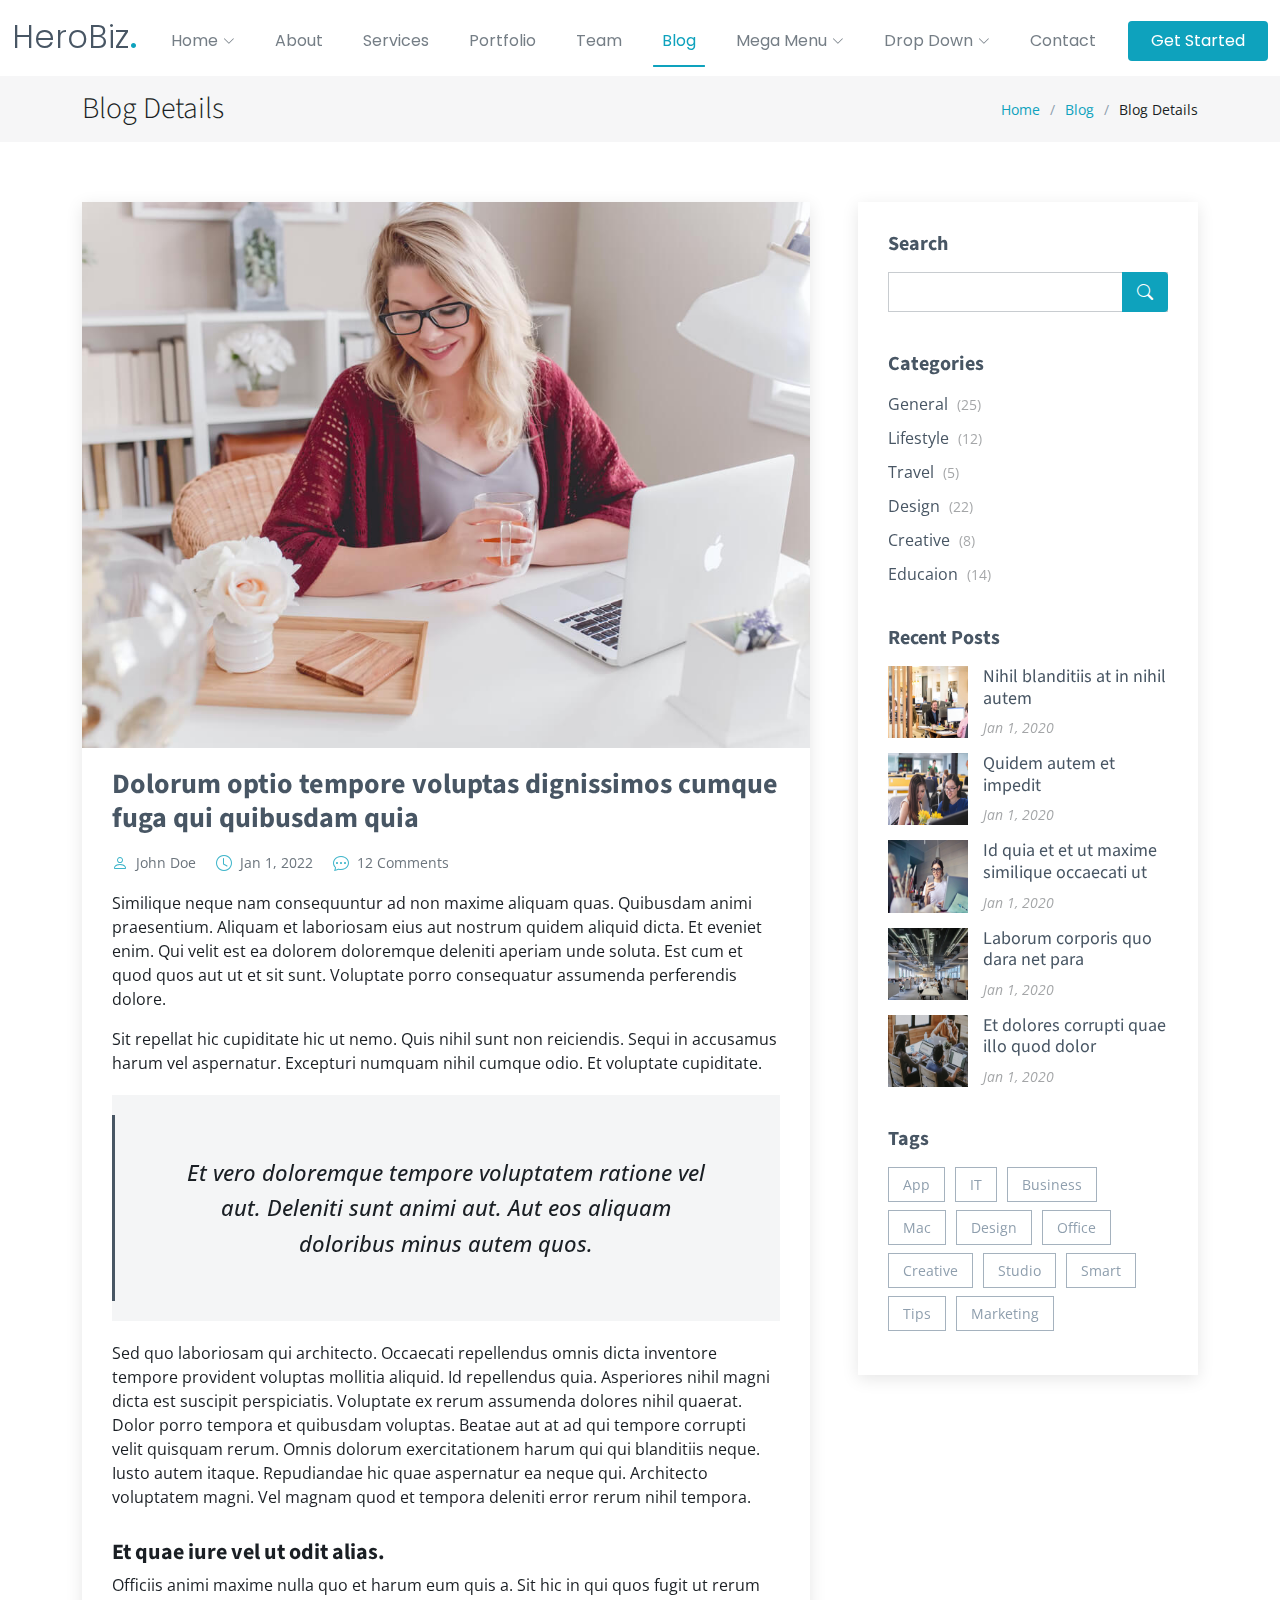
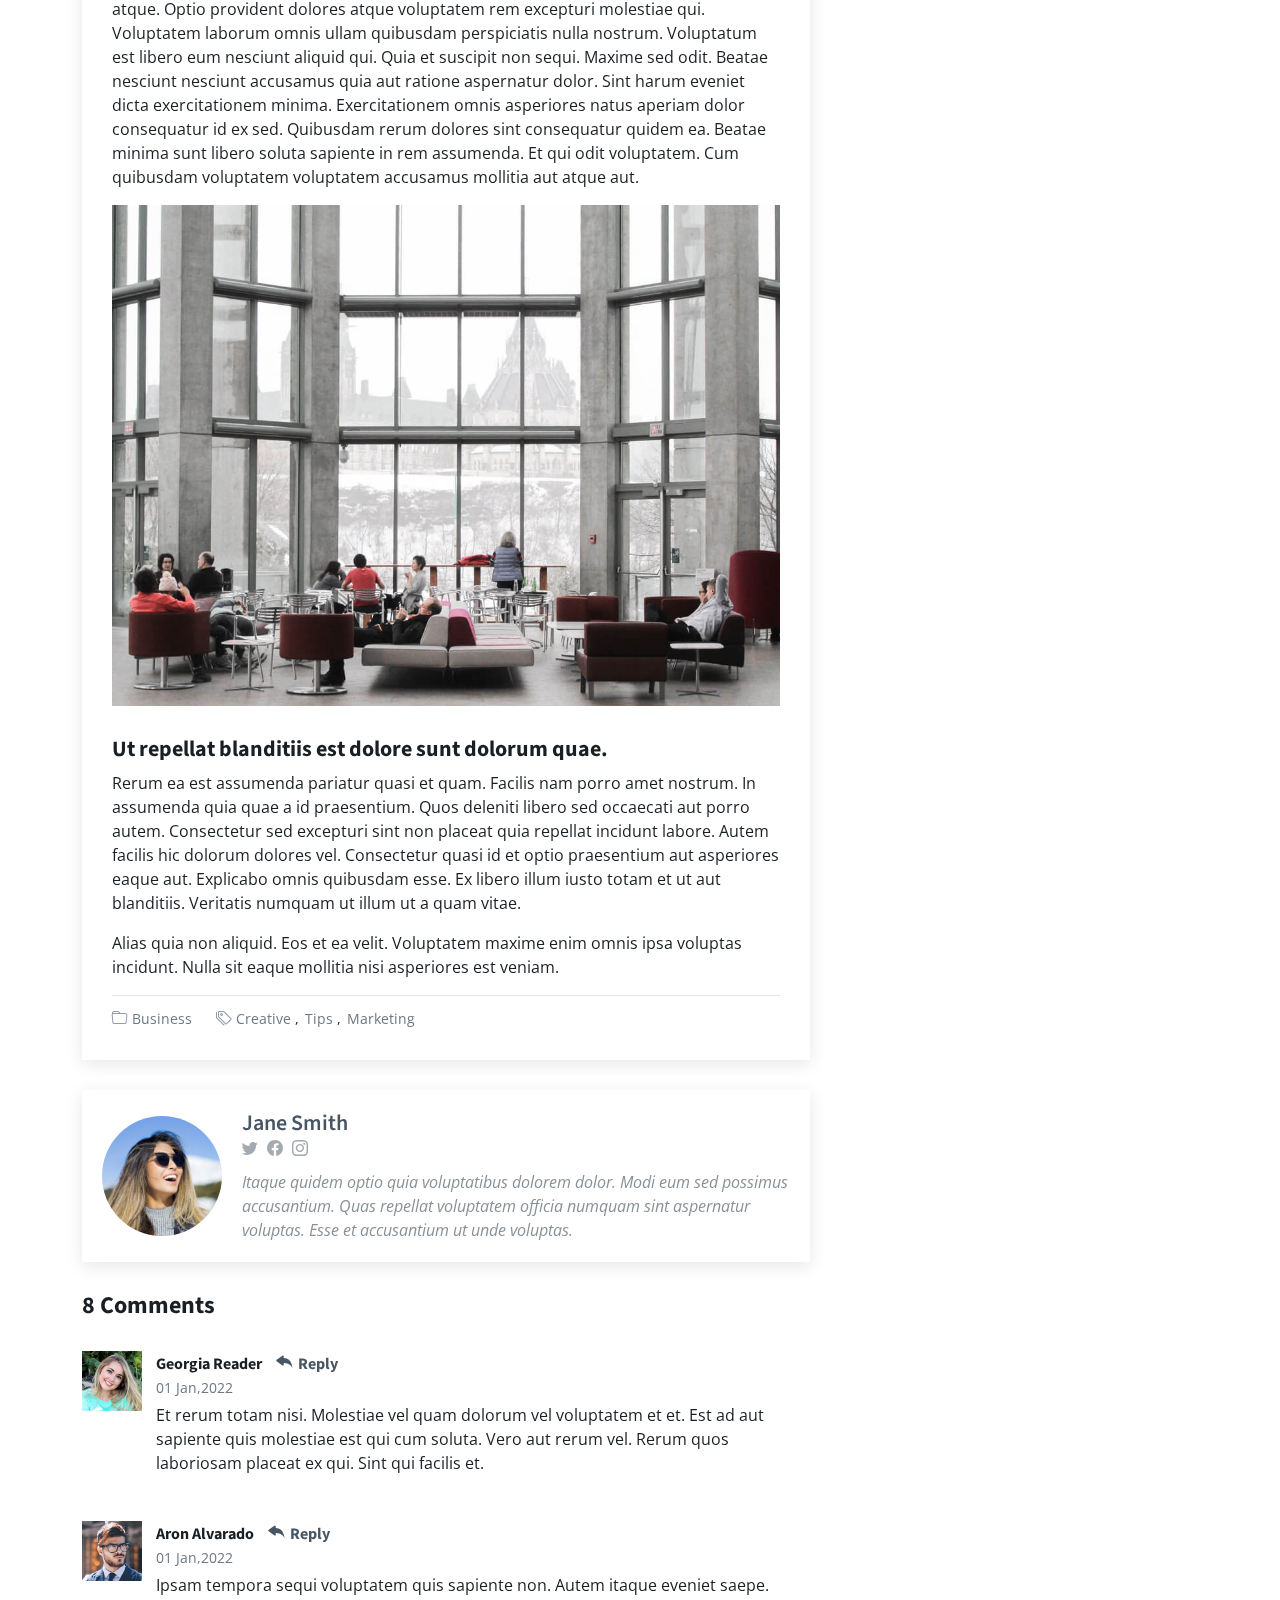
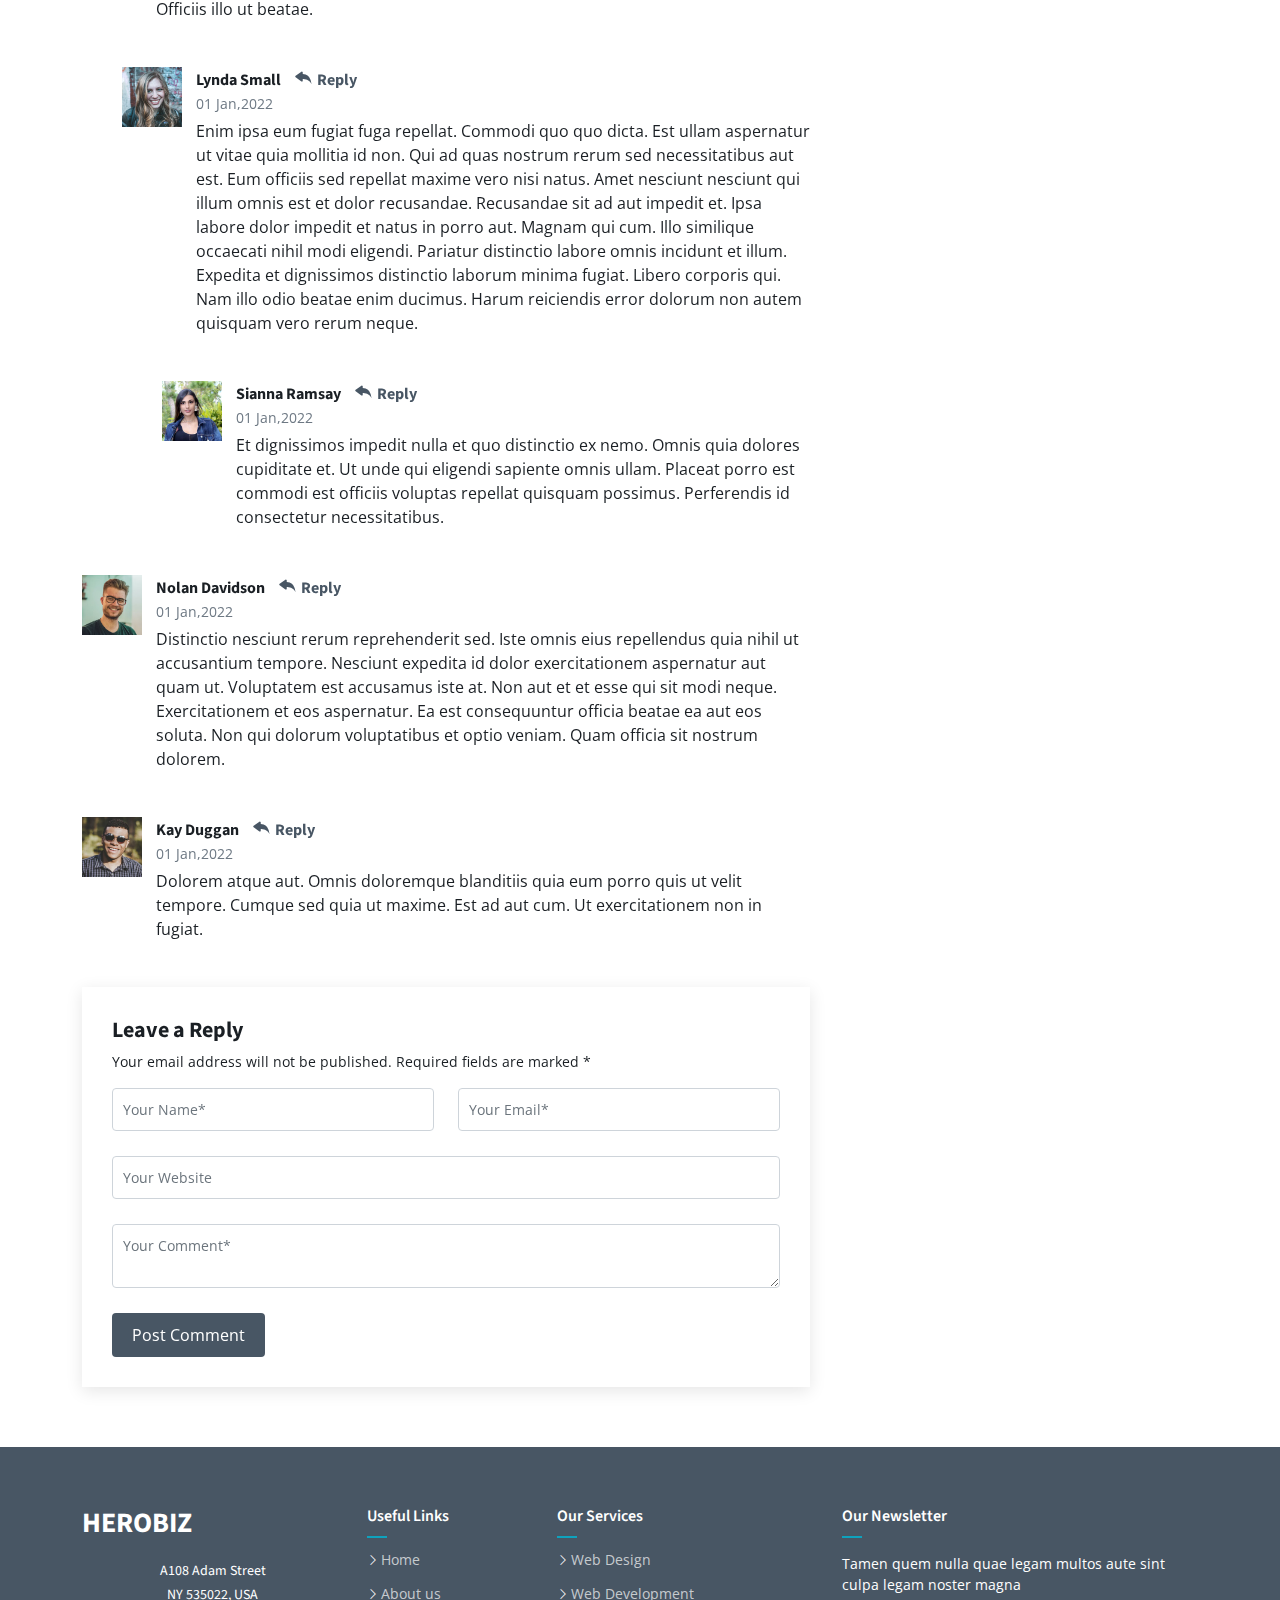
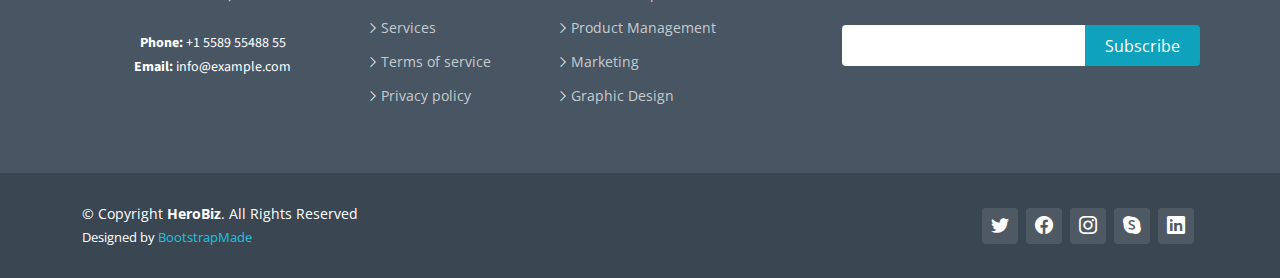
<file: blog-details.html>
<!DOCTYPE html>
<html lang="en">

<head>
  <meta charset="utf-8">
  <meta content="width=device-width, initial-scale=1.0" name="viewport">

  <title>Blog Details - HeroBiz Bootstrap Template</title>
  <meta content="" name="description">
  <meta content="" name="keywords">

  <!-- Favicons -->
  <link href="assets/img/favicon.png" rel="icon">
  <link href="assets/img/apple-touch-icon.png" rel="apple-touch-icon">

  <!-- Google Fonts -->
  <link rel="preconnect" href="https://fonts.googleapis.com">
  <link rel="preconnect" href="https://fonts.gstatic.com" crossorigin>
  <link href="https://fonts.googleapis.com/css2?family=Open+Sans:ital,wght@0,300;0,400;0,500;0,600;0,700;1,300;1,400;1,500;1,600;1,700&family=Poppins:ital,wght@0,300;0,400;0,500;0,600;0,700;1,300;1,400;1,500;1,600;1,700&family=Source+Sans+Pro:ital,wght@0,300;0,400;0,600;0,700;1,300;1,400;1,600;1,700&display=swap" rel="stylesheet">

  <!-- Vendor CSS Files -->
  <link href="assets/vendor/bootstrap/css/bootstrap.min.css" rel="stylesheet">
  <link href="assets/vendor/bootstrap-icons/bootstrap-icons.css" rel="stylesheet">
  <link href="assets/vendor/aos/aos.css" rel="stylesheet">
  <link href="assets/vendor/glightbox/css/glightbox.min.css" rel="stylesheet">
  <link href="assets/vendor/swiper/swiper-bundle.min.css" rel="stylesheet">

  <!-- Variables CSS Files. Uncomment your preferred color scheme -->
  <link href="assets/css/variables.css" rel="stylesheet">
  <!-- <link href="assets/css/variables-blue.css" rel="stylesheet"> -->
  <!-- <link href="assets/css/variables-green.css" rel="stylesheet"> -->
  <!-- <link href="assets/css/variables-orange.css" rel="stylesheet"> -->
  <!-- <link href="assets/css/variables-purple.css" rel="stylesheet"> -->
  <!-- <link href="assets/css/variables-red.css" rel="stylesheet"> -->
  <!-- <link href="assets/css/variables-pink.css" rel="stylesheet"> -->

  <!-- Template Main CSS File -->
  <link href="assets/css/main.css" rel="stylesheet">

  <!-- =======================================================
  * Template Name: HeroBiz - v2.4.0
  * Template URL: https://bootstrapmade.com/herobiz-bootstrap-business-template/
  * Author: BootstrapMade.com
  * License: https://bootstrapmade.com/license/
  ======================================================== -->
</head>

<body>

  <!-- ======= Header ======= -->
  <header id="header" class="header fixed-top" data-scrollto-offset="0">
    <div class="container-fluid d-flex align-items-center justify-content-between">

      <a href="index.html" class="logo d-flex align-items-center scrollto me-auto me-lg-0">
        <!-- Uncomment the line below if you also wish to use an image logo -->
        <!-- <img src="assets/img/logo.png" alt=""> -->
        <h1>HeroBiz<span>.</span></h1>
      </a>

      <nav id="navbar" class="navbar">
        <ul>

          <li class="dropdown"><a href="#"><span>Home</span> <i class="bi bi-chevron-down dropdown-indicator"></i></a>
            <ul>
              <li><a href="index.html">Home 1 - index.html</a></li>
              <li><a href="index-2.html">Home 2 - index-2.html</a></li>
              <li><a href="index-3.html">Home 3 - index-3.html</a></li>
              <li><a href="index-4.html">Home 4 - index-4.html</a></li>
            </ul>
          </li>

          <li><a class="nav-link scrollto" href="index.html#about">About</a></li>
          <li><a class="nav-link scrollto" href="index.html#services">Services</a></li>
          <li><a class="nav-link scrollto" href="index.html#portfolio">Portfolio</a></li>
          <li><a class="nav-link scrollto" href="index.html#team">Team</a></li>
          <li><a href="blog.html" class="active">Blog</a></li>
          <li class="dropdown megamenu"><a href="#"><span>Mega Menu</span> <i class="bi bi-chevron-down dropdown-indicator"></i></a>
            <ul>
              <li>
                <a href="#">Column 1 link 1</a>
                <a href="#">Column 1 link 2</a>
                <a href="#">Column 1 link 3</a>
              </li>
              <li>
                <a href="#">Column 2 link 1</a>
                <a href="#">Column 2 link 2</a>
                <a href="#">Column 3 link 3</a>
              </li>
              <li>
                <a href="#">Column 3 link 1</a>
                <a href="#">Column 3 link 2</a>
                <a href="#">Column 3 link 3</a>
              </li>
              <li>
                <a href="#">Column 4 link 1</a>
                <a href="#">Column 4 link 2</a>
                <a href="#">Column 4 link 3</a>
              </li>
            </ul>
          </li>
          <li class="dropdown"><a href="#"><span>Drop Down</span> <i class="bi bi-chevron-down dropdown-indicator"></i></a>
            <ul>
              <li><a href="#">Drop Down 1</a></li>
              <li class="dropdown"><a href="#"><span>Deep Drop Down</span> <i class="bi bi-chevron-down dropdown-indicator"></i></a>
                <ul>
                  <li><a href="#">Deep Drop Down 1</a></li>
                  <li><a href="#">Deep Drop Down 2</a></li>
                  <li><a href="#">Deep Drop Down 3</a></li>
                  <li><a href="#">Deep Drop Down 4</a></li>
                  <li><a href="#">Deep Drop Down 5</a></li>
                </ul>
              </li>
              <li><a href="#">Drop Down 2</a></li>
              <li><a href="#">Drop Down 3</a></li>
              <li><a href="#">Drop Down 4</a></li>
            </ul>
          </li>
          <li><a class="nav-link scrollto" href="index.html#contact">Contact</a></li>
        </ul>
        <i class="bi bi-list mobile-nav-toggle d-none"></i>
      </nav><!-- .navbar -->

      <a class="btn-getstarted scrollto" href="index.html#about">Get Started</a>

    </div>
  </header><!-- End Header -->

  <main id="main">

    <!-- ======= Breadcrumbs ======= -->
    <div class="breadcrumbs">
      <div class="container">

        <div class="d-flex justify-content-between align-items-center">
          <h2>Blog Details</h2>
          <ol>
            <li><a href="index.html">Home</a></li>
            <li><a href="blog.html">Blog</a></li>
            <li>Blog Details</li>
          </ol>
        </div>

      </div>
    </div><!-- End Breadcrumbs -->

    <!-- ======= Blog Details Section ======= -->
    <section id="blog" class="blog">
      <div class="container" data-aos="fade-up">

        <div class="row g-5">

          <div class="col-lg-8">

            <article class="blog-details">

              <div class="post-img">
                <img src="assets/img/blog/blog-1.jpg" alt="" class="img-fluid">
              </div>

              <h2 class="title">Dolorum optio tempore voluptas dignissimos cumque fuga qui quibusdam quia</h2>

              <div class="meta-top">
                <ul>
                  <li class="d-flex align-items-center"><i class="bi bi-person"></i> <a href="blog-details.html">John Doe</a></li>
                  <li class="d-flex align-items-center"><i class="bi bi-clock"></i> <a href="blog-details.html"><time datetime="2020-01-01">Jan 1, 2022</time></a></li>
                  <li class="d-flex align-items-center"><i class="bi bi-chat-dots"></i> <a href="blog-details.html">12 Comments</a></li>
                </ul>
              </div><!-- End meta top -->

              <div class="content">
                <p>
                  Similique neque nam consequuntur ad non maxime aliquam quas. Quibusdam animi praesentium. Aliquam et laboriosam eius aut nostrum quidem aliquid dicta.
                  Et eveniet enim. Qui velit est ea dolorem doloremque deleniti aperiam unde soluta. Est cum et quod quos aut ut et sit sunt. Voluptate porro consequatur assumenda perferendis dolore.
                </p>

                <p>
                  Sit repellat hic cupiditate hic ut nemo. Quis nihil sunt non reiciendis. Sequi in accusamus harum vel aspernatur. Excepturi numquam nihil cumque odio. Et voluptate cupiditate.
                </p>

                <blockquote>
                  <p>
                    Et vero doloremque tempore voluptatem ratione vel aut. Deleniti sunt animi aut. Aut eos aliquam doloribus minus autem quos.
                  </p>
                </blockquote>

                <p>
                  Sed quo laboriosam qui architecto. Occaecati repellendus omnis dicta inventore tempore provident voluptas mollitia aliquid. Id repellendus quia. Asperiores nihil magni dicta est suscipit perspiciatis. Voluptate ex rerum assumenda dolores nihil quaerat.
                  Dolor porro tempora et quibusdam voluptas. Beatae aut at ad qui tempore corrupti velit quisquam rerum. Omnis dolorum exercitationem harum qui qui blanditiis neque.
                  Iusto autem itaque. Repudiandae hic quae aspernatur ea neque qui. Architecto voluptatem magni. Vel magnam quod et tempora deleniti error rerum nihil tempora.
                </p>

                <h3>Et quae iure vel ut odit alias.</h3>
                <p>
                  Officiis animi maxime nulla quo et harum eum quis a. Sit hic in qui quos fugit ut rerum atque. Optio provident dolores atque voluptatem rem excepturi molestiae qui. Voluptatem laborum omnis ullam quibusdam perspiciatis nulla nostrum. Voluptatum est libero eum nesciunt aliquid qui.
                  Quia et suscipit non sequi. Maxime sed odit. Beatae nesciunt nesciunt accusamus quia aut ratione aspernatur dolor. Sint harum eveniet dicta exercitationem minima. Exercitationem omnis asperiores natus aperiam dolor consequatur id ex sed. Quibusdam rerum dolores sint consequatur quidem ea.
                  Beatae minima sunt libero soluta sapiente in rem assumenda. Et qui odit voluptatem. Cum quibusdam voluptatem voluptatem accusamus mollitia aut atque aut.
                </p>
                <img src="assets/img/blog/blog-inside-post.jpg" class="img-fluid" alt="">

                <h3>Ut repellat blanditiis est dolore sunt dolorum quae.</h3>
                <p>
                  Rerum ea est assumenda pariatur quasi et quam. Facilis nam porro amet nostrum. In assumenda quia quae a id praesentium. Quos deleniti libero sed occaecati aut porro autem. Consectetur sed excepturi sint non placeat quia repellat incidunt labore. Autem facilis hic dolorum dolores vel.
                  Consectetur quasi id et optio praesentium aut asperiores eaque aut. Explicabo omnis quibusdam esse. Ex libero illum iusto totam et ut aut blanditiis. Veritatis numquam ut illum ut a quam vitae.
                </p>
                <p>
                  Alias quia non aliquid. Eos et ea velit. Voluptatem maxime enim omnis ipsa voluptas incidunt. Nulla sit eaque mollitia nisi asperiores est veniam.
                </p>

              </div><!-- End post content -->

              <div class="meta-bottom">
                <i class="bi bi-folder"></i>
                <ul class="cats">
                  <li><a href="#">Business</a></li>
                </ul>

                <i class="bi bi-tags"></i>
                <ul class="tags">
                  <li><a href="#">Creative</a></li>
                  <li><a href="#">Tips</a></li>
                  <li><a href="#">Marketing</a></li>
                </ul>
              </div><!-- End meta bottom -->

            </article><!-- End blog post -->

            <div class="post-author d-flex align-items-center">
              <img src="assets/img/blog/blog-author.jpg" class="rounded-circle flex-shrink-0" alt="">
              <div>
                <h4>Jane Smith</h4>
                <div class="social-links">
                  <a href="https://twitters.com/#"><i class="bi bi-twitter"></i></a>
                  <a href="https://facebook.com/#"><i class="bi bi-facebook"></i></a>
                  <a href="https://instagram.com/#"><i class="biu bi-instagram"></i></a>
                </div>
                <p>
                  Itaque quidem optio quia voluptatibus dolorem dolor. Modi eum sed possimus accusantium. Quas repellat voluptatem officia numquam sint aspernatur voluptas. Esse et accusantium ut unde voluptas.
                </p>
              </div>
            </div><!-- End post author -->

            <div class="comments">

              <h4 class="comments-count">8 Comments</h4>

              <div id="comment-1" class="comment">
                <div class="d-flex">
                  <div class="comment-img"><img src="assets/img/blog/comments-1.jpg" alt=""></div>
                  <div>
                    <h5><a href="">Georgia Reader</a> <a href="#" class="reply"><i class="bi bi-reply-fill"></i> Reply</a></h5>
                    <time datetime="2020-01-01">01 Jan,2022</time>
                    <p>
                      Et rerum totam nisi. Molestiae vel quam dolorum vel voluptatem et et. Est ad aut sapiente quis molestiae est qui cum soluta.
                      Vero aut rerum vel. Rerum quos laboriosam placeat ex qui. Sint qui facilis et.
                    </p>
                  </div>
                </div>
              </div><!-- End comment #1 -->

              <div id="comment-2" class="comment">
                <div class="d-flex">
                  <div class="comment-img"><img src="assets/img/blog/comments-2.jpg" alt=""></div>
                  <div>
                    <h5><a href="">Aron Alvarado</a> <a href="#" class="reply"><i class="bi bi-reply-fill"></i> Reply</a></h5>
                    <time datetime="2020-01-01">01 Jan,2022</time>
                    <p>
                      Ipsam tempora sequi voluptatem quis sapiente non. Autem itaque eveniet saepe. Officiis illo ut beatae.
                    </p>
                  </div>
                </div>

                <div id="comment-reply-1" class="comment comment-reply">
                  <div class="d-flex">
                    <div class="comment-img"><img src="assets/img/blog/comments-3.jpg" alt=""></div>
                    <div>
                      <h5><a href="">Lynda Small</a> <a href="#" class="reply"><i class="bi bi-reply-fill"></i> Reply</a></h5>
                      <time datetime="2020-01-01">01 Jan,2022</time>
                      <p>
                        Enim ipsa eum fugiat fuga repellat. Commodi quo quo dicta. Est ullam aspernatur ut vitae quia mollitia id non. Qui ad quas nostrum rerum sed necessitatibus aut est. Eum officiis sed repellat maxime vero nisi natus. Amet nesciunt nesciunt qui illum omnis est et dolor recusandae.

                        Recusandae sit ad aut impedit et. Ipsa labore dolor impedit et natus in porro aut. Magnam qui cum. Illo similique occaecati nihil modi eligendi. Pariatur distinctio labore omnis incidunt et illum. Expedita et dignissimos distinctio laborum minima fugiat.

                        Libero corporis qui. Nam illo odio beatae enim ducimus. Harum reiciendis error dolorum non autem quisquam vero rerum neque.
                      </p>
                    </div>
                  </div>

                  <div id="comment-reply-2" class="comment comment-reply">
                    <div class="d-flex">
                      <div class="comment-img"><img src="assets/img/blog/comments-4.jpg" alt=""></div>
                      <div>
                        <h5><a href="">Sianna Ramsay</a> <a href="#" class="reply"><i class="bi bi-reply-fill"></i> Reply</a></h5>
                        <time datetime="2020-01-01">01 Jan,2022</time>
                        <p>
                          Et dignissimos impedit nulla et quo distinctio ex nemo. Omnis quia dolores cupiditate et. Ut unde qui eligendi sapiente omnis ullam. Placeat porro est commodi est officiis voluptas repellat quisquam possimus. Perferendis id consectetur necessitatibus.
                        </p>
                      </div>
                    </div>

                  </div><!-- End comment reply #2-->

                </div><!-- End comment reply #1-->

              </div><!-- End comment #2-->

              <div id="comment-3" class="comment">
                <div class="d-flex">
                  <div class="comment-img"><img src="assets/img/blog/comments-5.jpg" alt=""></div>
                  <div>
                    <h5><a href="">Nolan Davidson</a> <a href="#" class="reply"><i class="bi bi-reply-fill"></i> Reply</a></h5>
                    <time datetime="2020-01-01">01 Jan,2022</time>
                    <p>
                      Distinctio nesciunt rerum reprehenderit sed. Iste omnis eius repellendus quia nihil ut accusantium tempore. Nesciunt expedita id dolor exercitationem aspernatur aut quam ut. Voluptatem est accusamus iste at.
                      Non aut et et esse qui sit modi neque. Exercitationem et eos aspernatur. Ea est consequuntur officia beatae ea aut eos soluta. Non qui dolorum voluptatibus et optio veniam. Quam officia sit nostrum dolorem.
                    </p>
                  </div>
                </div>

              </div><!-- End comment #3 -->

              <div id="comment-4" class="comment">
                <div class="d-flex">
                  <div class="comment-img"><img src="assets/img/blog/comments-6.jpg" alt=""></div>
                  <div>
                    <h5><a href="">Kay Duggan</a> <a href="#" class="reply"><i class="bi bi-reply-fill"></i> Reply</a></h5>
                    <time datetime="2020-01-01">01 Jan,2022</time>
                    <p>
                      Dolorem atque aut. Omnis doloremque blanditiis quia eum porro quis ut velit tempore. Cumque sed quia ut maxime. Est ad aut cum. Ut exercitationem non in fugiat.
                    </p>
                  </div>
                </div>

              </div><!-- End comment #4 -->

              <div class="reply-form">

                <h4>Leave a Reply</h4>
                <p>Your email address will not be published. Required fields are marked * </p>
                <form action="">
                  <div class="row">
                    <div class="col-md-6 form-group">
                      <input name="name" type="text" class="form-control" placeholder="Your Name*">
                    </div>
                    <div class="col-md-6 form-group">
                      <input name="email" type="text" class="form-control" placeholder="Your Email*">
                    </div>
                  </div>
                  <div class="row">
                    <div class="col form-group">
                      <input name="website" type="text" class="form-control" placeholder="Your Website">
                    </div>
                  </div>
                  <div class="row">
                    <div class="col form-group">
                      <textarea name="comment" class="form-control" placeholder="Your Comment*"></textarea>
                    </div>
                  </div>
                  <button type="submit" class="btn btn-primary">Post Comment</button>

                </form>

              </div>

            </div><!-- End blog comments -->

          </div>

          <div class="col-lg-4">

            <div class="sidebar">

              <div class="sidebar-item search-form">
                <h3 class="sidebar-title">Search</h3>
                <form action="" class="mt-3">
                  <input type="text">
                  <button type="submit"><i class="bi bi-search"></i></button>
                </form>
              </div><!-- End sidebar search formn-->

              <div class="sidebar-item categories">
                <h3 class="sidebar-title">Categories</h3>
                <ul class="mt-3">
                  <li><a href="#">General <span>(25)</span></a></li>
                  <li><a href="#">Lifestyle <span>(12)</span></a></li>
                  <li><a href="#">Travel <span>(5)</span></a></li>
                  <li><a href="#">Design <span>(22)</span></a></li>
                  <li><a href="#">Creative <span>(8)</span></a></li>
                  <li><a href="#">Educaion <span>(14)</span></a></li>
                </ul>
              </div><!-- End sidebar categories-->

              <div class="sidebar-item recent-posts">
                <h3 class="sidebar-title">Recent Posts</h3>

                <div class="mt-3">

                  <div class="post-item mt-3">
                    <img src="assets/img/blog/blog-recent-1.jpg" alt="" class="flex-shrink-0">
                    <div>
                      <h4><a href="blog-post.html">Nihil blanditiis at in nihil autem</a></h4>
                      <time datetime="2020-01-01">Jan 1, 2020</time>
                    </div>
                  </div><!-- End recent post item-->

                  <div class="post-item">
                    <img src="assets/img/blog/blog-recent-2.jpg" alt="" class="flex-shrink-0">
                    <div>
                      <h4><a href="blog-post.html">Quidem autem et impedit</a></h4>
                      <time datetime="2020-01-01">Jan 1, 2020</time>
                    </div>
                  </div><!-- End recent post item-->

                  <div class="post-item">
                    <img src="assets/img/blog/blog-recent-3.jpg" alt="" class="flex-shrink-0">
                    <div>
                      <h4><a href="blog-post.html">Id quia et et ut maxime similique occaecati ut</a></h4>
                      <time datetime="2020-01-01">Jan 1, 2020</time>
                    </div>
                  </div><!-- End recent post item-->

                  <div class="post-item">
                    <img src="assets/img/blog/blog-recent-4.jpg" alt="" class="flex-shrink-0">
                    <div>
                      <h4><a href="blog-post.html">Laborum corporis quo dara net para</a></h4>
                      <time datetime="2020-01-01">Jan 1, 2020</time>
                    </div>
                  </div><!-- End recent post item-->

                  <div class="post-item">
                    <img src="assets/img/blog/blog-recent-5.jpg" alt="" class="flex-shrink-0">
                    <div>
                      <h4><a href="blog-post.html">Et dolores corrupti quae illo quod dolor</a></h4>
                      <time datetime="2020-01-01">Jan 1, 2020</time>
                    </div>
                  </div><!-- End recent post item-->

                </div>

              </div><!-- End sidebar recent posts-->

              <div class="sidebar-item tags">
                <h3 class="sidebar-title">Tags</h3>
                <ul class="mt-3">
                  <li><a href="#">App</a></li>
                  <li><a href="#">IT</a></li>
                  <li><a href="#">Business</a></li>
                  <li><a href="#">Mac</a></li>
                  <li><a href="#">Design</a></li>
                  <li><a href="#">Office</a></li>
                  <li><a href="#">Creative</a></li>
                  <li><a href="#">Studio</a></li>
                  <li><a href="#">Smart</a></li>
                  <li><a href="#">Tips</a></li>
                  <li><a href="#">Marketing</a></li>
                </ul>
              </div><!-- End sidebar tags-->

            </div><!-- End Blog Sidebar -->

          </div>
        </div>

      </div>
    </section><!-- End Blog Details Section -->

  </main><!-- End #main -->

  <!-- ======= Footer ======= -->
  <footer id="footer" class="footer">

    <div class="footer-content">
      <div class="container">
        <div class="row">

          <div class="col-lg-3 col-md-6">
            <div class="footer-info">
              <h3>HeroBiz</h3>
              <p>
                A108 Adam Street <br>
                NY 535022, USA<br><br>
                <strong>Phone:</strong> +1 5589 55488 55<br>
                <strong>Email:</strong> info@example.com<br>
              </p>
            </div>
          </div>

          <div class="col-lg-2 col-md-6 footer-links">
            <h4>Useful Links</h4>
            <ul>
              <li><i class="bi bi-chevron-right"></i> <a href="#">Home</a></li>
              <li><i class="bi bi-chevron-right"></i> <a href="#">About us</a></li>
              <li><i class="bi bi-chevron-right"></i> <a href="#">Services</a></li>
              <li><i class="bi bi-chevron-right"></i> <a href="#">Terms of service</a></li>
              <li><i class="bi bi-chevron-right"></i> <a href="#">Privacy policy</a></li>
            </ul>
          </div>

          <div class="col-lg-3 col-md-6 footer-links">
            <h4>Our Services</h4>
            <ul>
              <li><i class="bi bi-chevron-right"></i> <a href="#">Web Design</a></li>
              <li><i class="bi bi-chevron-right"></i> <a href="#">Web Development</a></li>
              <li><i class="bi bi-chevron-right"></i> <a href="#">Product Management</a></li>
              <li><i class="bi bi-chevron-right"></i> <a href="#">Marketing</a></li>
              <li><i class="bi bi-chevron-right"></i> <a href="#">Graphic Design</a></li>
            </ul>
          </div>

          <div class="col-lg-4 col-md-6 footer-newsletter">
            <h4>Our Newsletter</h4>
            <p>Tamen quem nulla quae legam multos aute sint culpa legam noster magna</p>
            <form action="" method="post">
              <input type="email" name="email"><input type="submit" value="Subscribe">
            </form>

          </div>

        </div>
      </div>
    </div>

    <div class="footer-legal text-center">
      <div class="container d-flex flex-column flex-lg-row justify-content-center justify-content-lg-between align-items-center">

        <div class="d-flex flex-column align-items-center align-items-lg-start">
          <div class="copyright">
            &copy; Copyright <strong><span>HeroBiz</span></strong>. All Rights Reserved
          </div>
          <div class="credits">
            <!-- All the links in the footer should remain intact. -->
            <!-- You can delete the links only if you purchased the pro version. -->
            <!-- Licensing information: https://bootstrapmade.com/license/ -->
            <!-- Purchase the pro version with working PHP/AJAX contact form: https://bootstrapmade.com/herobiz-bootstrap-business-template/ -->
            Designed by <a href="https://bootstrapmade.com/">BootstrapMade</a>
          </div>
        </div>

        <div class="social-links order-first order-lg-last mb-3 mb-lg-0">
          <a href="#" class="twitter"><i class="bi bi-twitter"></i></a>
          <a href="#" class="facebook"><i class="bi bi-facebook"></i></a>
          <a href="#" class="instagram"><i class="bi bi-instagram"></i></a>
          <a href="#" class="google-plus"><i class="bi bi-skype"></i></a>
          <a href="#" class="linkedin"><i class="bi bi-linkedin"></i></a>
        </div>

      </div>
    </div>

  </footer><!-- End Footer -->

  <a href="#" class="scroll-top d-flex align-items-center justify-content-center"><i class="bi bi-arrow-up-short"></i></a>

  <div id="preloader"></div>

  <!-- Vendor JS Files -->
  <script src="assets/vendor/bootstrap/js/bootstrap.bundle.min.js"></script>
  <script src="assets/vendor/aos/aos.js"></script>
  <script src="assets/vendor/glightbox/js/glightbox.min.js"></script>
  <script src="assets/vendor/isotope-layout/isotope.pkgd.min.js"></script>
  <script src="assets/vendor/swiper/swiper-bundle.min.js"></script>
  <script src="assets/vendor/php-email-form/validate.js"></script>

  <!-- Template Main JS File -->
  <script src="assets/js/main.js"></script>

</body>

</html>
</file>
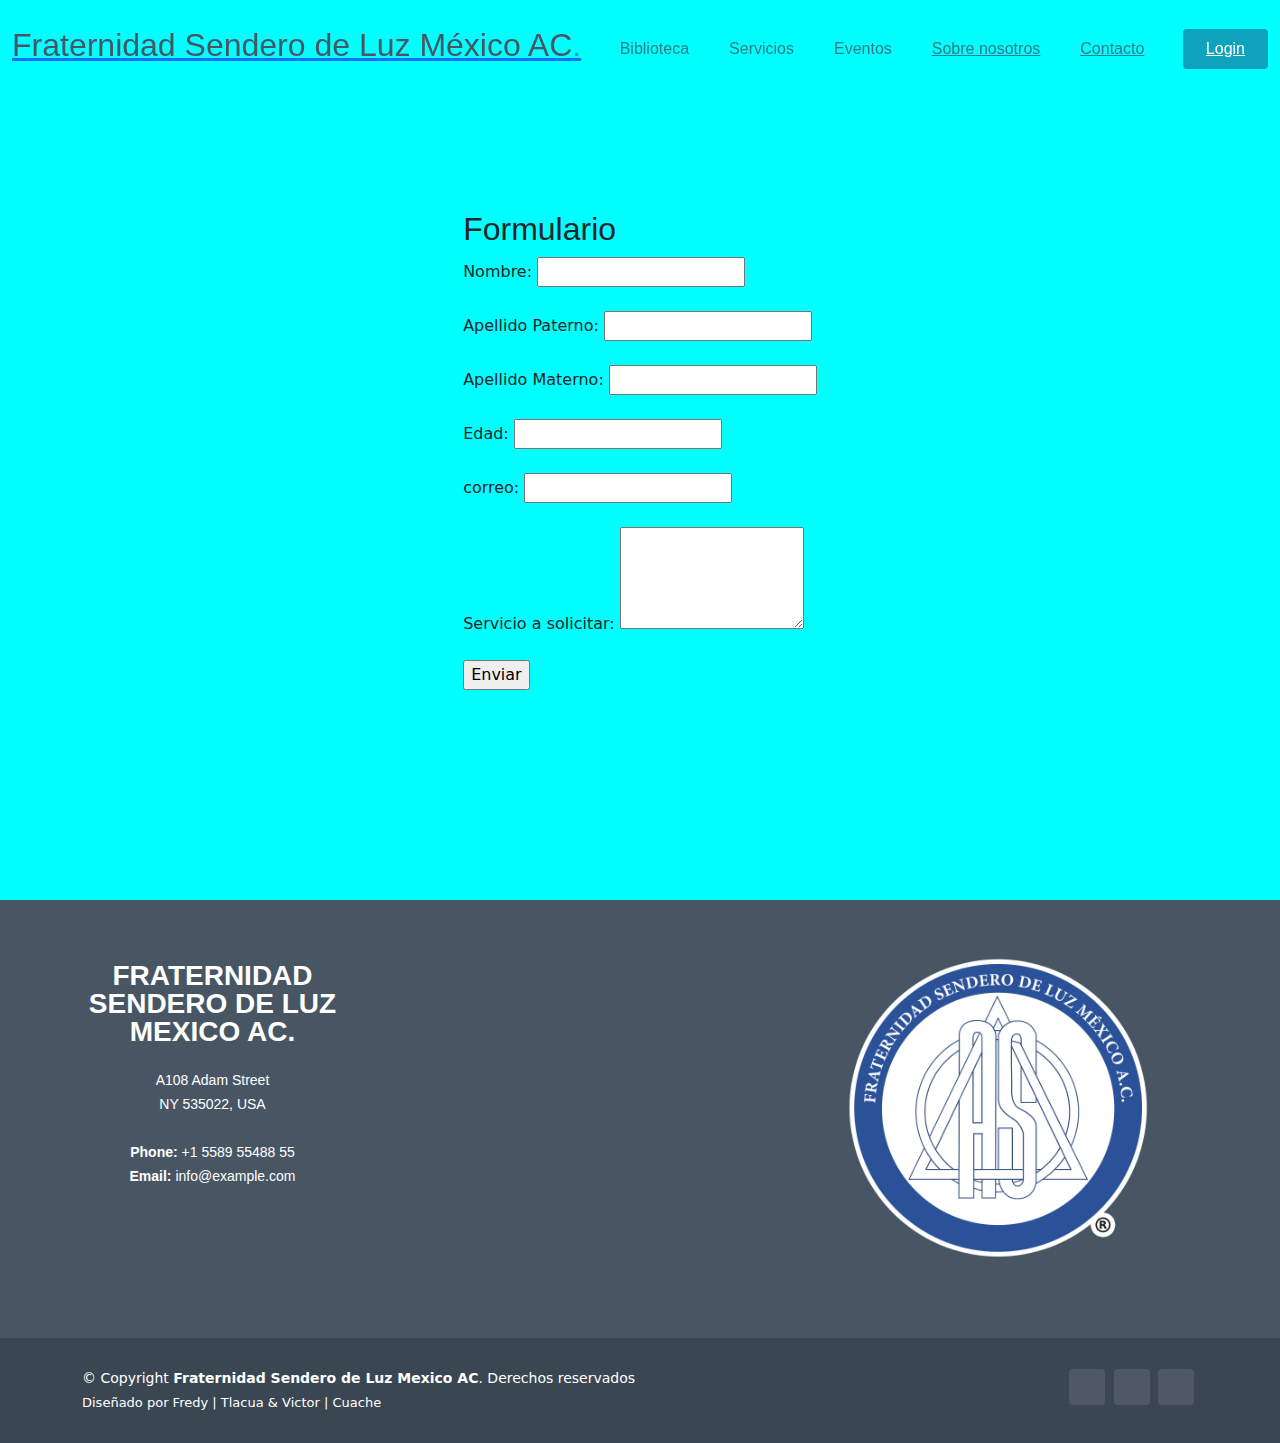
<file: contacto.html>
<!DOCTYPE html>
<html lang="es">
<head>
    <meta charset="UTF-8">
    <meta name="viewport" content="width=device-width, initial-scale=1.0">
    <title>Formulario</title>
    <link href="assets/css/main.css" rel="stylesheet">
    <link href="assets/css/variables.css" rel="stylesheet">
    <link href="assets/vendor/bootstrap/css/bootstrap.min.css" rel="stylesheet">
    <link rel="stylesheet" href="assets/css/contacto.css">
</head>
<body>
    <header id="header" class="header fixed-top" data-scrollto-offset="0">
        <div class="container-fluid d-flex align-items-center justify-content-between">
    
          <a href="index.html" class="logo d-flex align-items-center scrollto me-auto me-lg-0">
            <!-- Uncomment the line below if you also wish to use an image logo -->
            <!-- <img src="assets/img/logo.png" alt=""> -->
            <h1>Fraternidad Sendero de Luz México AC<span>.</span></h1>
          </a>
    
          <nav id="navbar" class="navbar">
            <ul>
              <li><a class="nav-link scrollto" href="Biblioteca.html">Biblioteca</a></li>
              <li><a class="nav-link scrollto" href="Servicio.html">Servicios</a></li>
              <li><a class="nav-link scrollto" href="Eventos.html">Eventos</a></li>
              <li><a href="SobreNosotros.html">Sobre nosotros</a></li>
              <li><a href="contacto.html">Contacto</a></li>
            </ul>
            <i class="bi bi-list mobile-nav-toggle d-none"></i>
          </nav>
          <a class="btn-getstarted scrollto" href="login.html">Login</a>
    
        </div>
    </header>
    <section style="background-color: aqua;">
        <div>
            <h2>Formulario </h2>
        <form action="bd.php" method="POST">
        <label for="nombre">Nombre:</label>
        <input type="text" id="nombre" name="nombre" required><br><br>

        <label for="apellido_paterno">Apellido Paterno:</label>
        <input type="text" id="apellido_paterno" name="apellido_paterno" required><br><br>

        <label for="apellido_materno">Apellido Materno:</label>
        <input type="text" id="apellido_materno" name="apellido_materno" required><br><br>

        <label for="edad">Edad:</label>
        <input type="number" id="edad" name="edad" required><br><br>

        <label for="email">correo:</label>
        <input type="email" id="email" name="email" required><br><br>

        <label for="mensaje">Servicio a solicitar:</label>
        <textarea id="mensaje" name="mensaje" rows="4" required></textarea><br><br>

        <input type="submit" value="Enviar">
        </form>
        </div>
    </section>

    <footer id="footer" class="footer">

        <div class="footer-content">
          <div class="container">
            <div class="row">
    
              <div class="col-lg-3 col-md-6">
                <div class="footer-info">
                  <h3>Fraternidad Sendero de Luz Mexico AC.</h3>
                  <p>
                    A108 Adam Street <br>
                    NY 535022, USA<br><br>
                    <strong>Phone:</strong> +1 5589 55488 55<br>
                    <strong>Email:</strong> info@example.com<br>
                  </p>
                </div>
              </div>
    
    
            </div>
            <div class="img-footer">
              <img src="assets/img/LOGOFINAL2.png" width="400" alt="">
            </div>
          </div>
        </div>
    
        
    
        <div class="footer-legal text-center">
          <div class="container d-flex flex-column flex-lg-row justify-content-center justify-content-lg-between align-items-center">
    
            <div class="d-flex flex-column align-items-center align-items-lg-start">
              <div class="copyright">
                &copy; Copyright <strong><span>Fraternidad Sendero de Luz Mexico AC</span></strong>. Derechos reservados 
              </div>
              <div class="credits">
                <!-- All the links in the footer should remain intact. -->
                <!-- You can delete the links only if you purchased the pro version. -->
                <!-- Licensing information: https://bootstrapmade.com/license/ -->
                <!-- Purchase the pro version with working PHP/AJAX contact form: https://bootstrapmade.com/herobiz-bootstrap-business-template/ -->
                Diseñado por Fredy | Tlacua & Victor | Cuache</a>
              </div>
            </div>
    
            <div class="social-links order-first order-lg-last mb-3 mb-lg-0">
              <!-- <a href="#" class="twitter"><i class="bi bi-twitter"></i></a> -->
              <a href="https://www.facebook.com/profile.php?id=100064748533334" target="blank" title="#"><i class="bi bi-facebook"></i></a>
              <a href="#" class="instagram"><i class="bi bi-instagram" title="#"></i></a>
              <a href="https://www.youtube.com/@senderodeluzmexicoa.c.4265" target="blank" title="#"><i class="bi bi-youtube"> </i></a>
              <!-- <a href="#" class="google-plus"><i class="bi bi-skype"></i></a>
              <a href="#" class="linkedin"><i class="bi bi-linkedin"></i></a> -->
            </div>
    
          </div>
        </div>
    
      </footer>
</body>
</html>
</file>
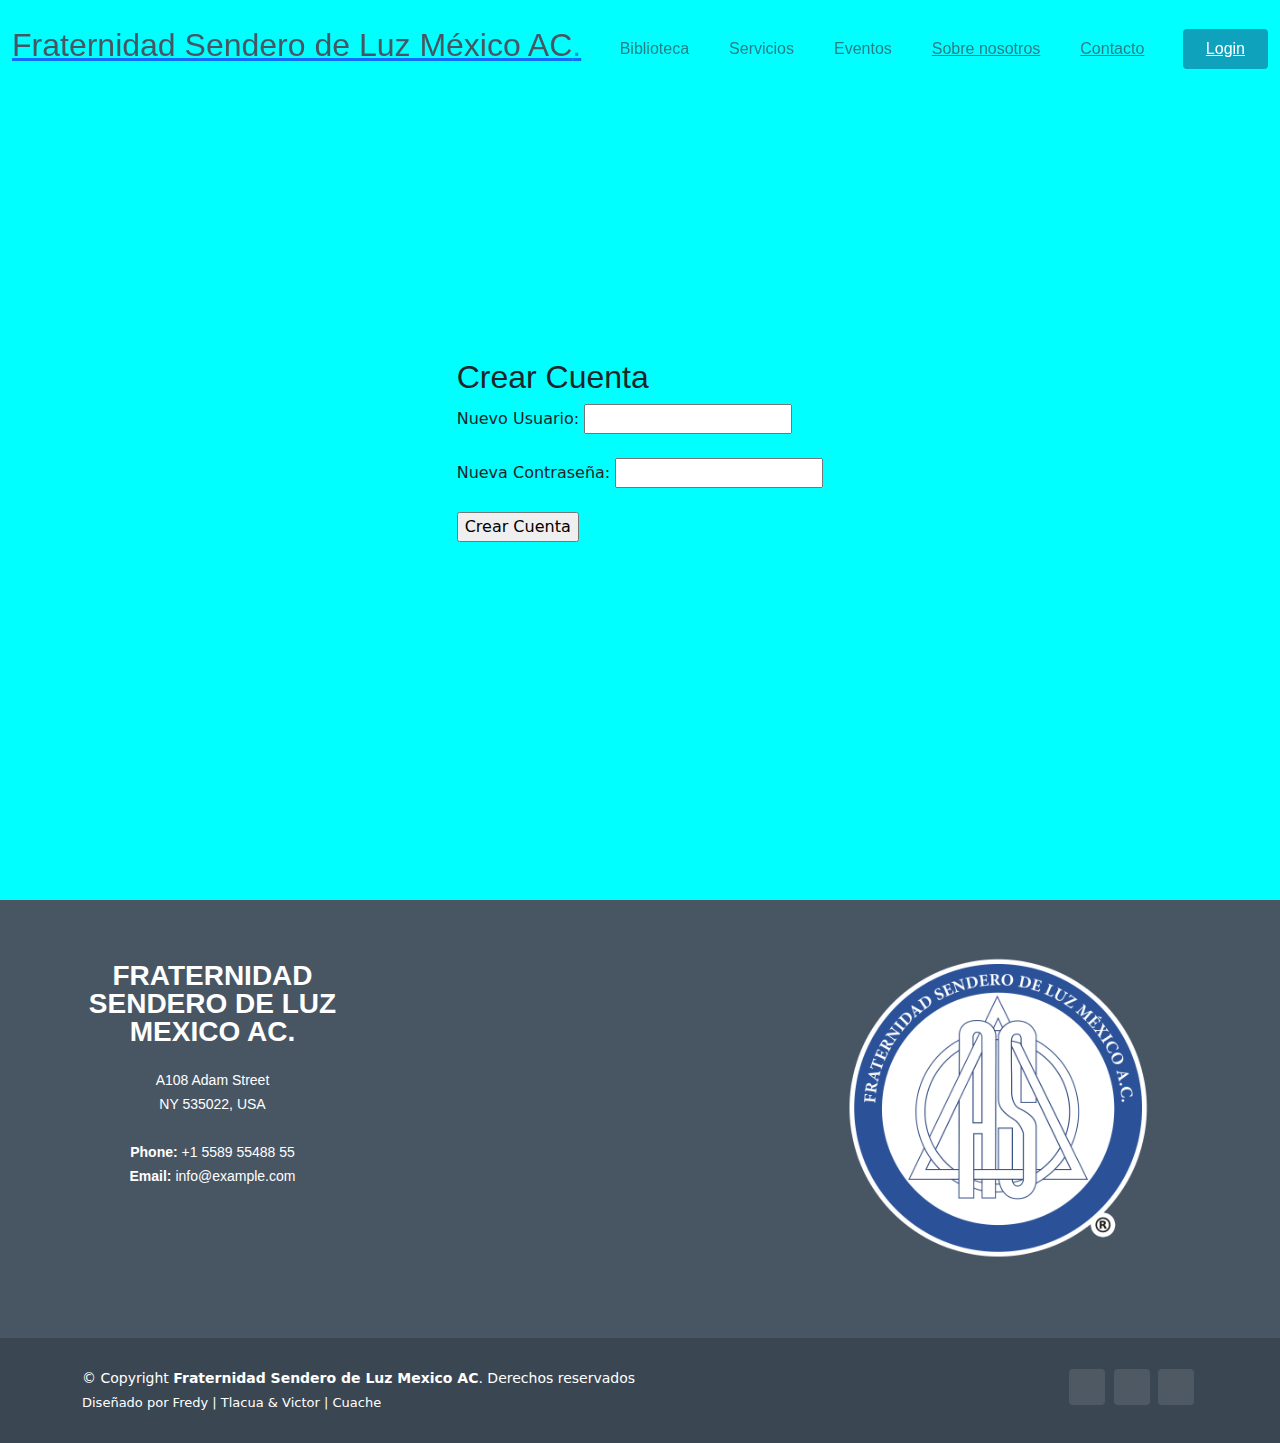
<file: crearcuenta.html>
<!DOCTYPE html>
<html lang="es">
<head>
    <meta charset="UTF-8">
    <meta name="viewport" content="width=device-width, initial-scale=1.0">
    <title>Login y Registro</title>
    <link href="assets/css/main.css" rel="stylesheet">
    <link href="assets/css/variables.css" rel="stylesheet">
    <link href="assets/vendor/bootstrap/css/bootstrap.min.css" rel="stylesheet">
    <link rel="stylesheet" href="assets/css/contacto.css">
</head>
<body>
    <header id="header" class="header fixed-top" data-scrollto-offset="0">
        <div class="container-fluid d-flex align-items-center justify-content-between">
    
          <a href="index.html" class="logo d-flex align-items-center scrollto me-auto me-lg-0">
            <!-- Uncomment the line below if you also wish to use an image logo -->
            <!-- <img src="assets/img/logo.png" alt=""> -->
            <h1>Fraternidad Sendero de Luz México AC<span>.</span></h1>
          </a>
    
          <nav id="navbar" class="navbar">
            <ul>
              <li><a class="nav-link scrollto" href="Biblioteca.html">Biblioteca</a></li>
              <li><a class="nav-link scrollto" href="Servicio.html">Servicios</a></li>
              <li><a class="nav-link scrollto" href="Eventos.html">Eventos</a></li>
              <li><a href="SobreNosotros.html">Sobre nosotros</a></li>
              <li><a href="contacto.html">Contacto</a></li>
            </ul>
            <i class="bi bi-list mobile-nav-toggle d-none"></i>
          </nav>
          <a class="btn-getstarted scrollto" href="login.html">Login</a>
    
        </div>
    </header>
    <section style="background-color: aqua;">
        <div>
            <h2>Crear Cuenta</h2>
    <form action="registro.php" method="POST">
        <label for="registro_usuario">Nuevo Usuario:</label>
        <input type="text" id="registro_usuario" name="registro_usuario" required><br><br>

        <label for="registro_contrasena">Nueva Contraseña:</label>
        <input type="password" id="registro_contrasena" name="registro_contrasena" required><br><br>

        <input type="submit" value="Crear Cuenta">
    </form>
        </div>
    </section>
    <footer id="footer" class="footer">

        <div class="footer-content">
          <div class="container">
            <div class="row">
    
              <div class="col-lg-3 col-md-6">
                <div class="footer-info">
                  <h3>Fraternidad Sendero de Luz Mexico AC.</h3>
                  <p>
                    A108 Adam Street <br>
                    NY 535022, USA<br><br>
                    <strong>Phone:</strong> +1 5589 55488 55<br>
                    <strong>Email:</strong> info@example.com<br>
                  </p>
                </div>
              </div>
    
    
            </div>
            <div class="img-footer">
              <img src="assets/img/LOGOFINAL2.png" width="400" alt="">
            </div>
          </div>
        </div>
    
        
    
        <div class="footer-legal text-center">
          <div class="container d-flex flex-column flex-lg-row justify-content-center justify-content-lg-between align-items-center">
    
            <div class="d-flex flex-column align-items-center align-items-lg-start">
              <div class="copyright">
                &copy; Copyright <strong><span>Fraternidad Sendero de Luz Mexico AC</span></strong>. Derechos reservados 
              </div>
              <div class="credits">
                <!-- All the links in the footer should remain intact. -->
                <!-- You can delete the links only if you purchased the pro version. -->
                <!-- Licensing information: https://bootstrapmade.com/license/ -->
                <!-- Purchase the pro version with working PHP/AJAX contact form: https://bootstrapmade.com/herobiz-bootstrap-business-template/ -->
                Diseñado por Fredy | Tlacua & Victor | Cuache</a>
              </div>
            </div>
    
            <div class="social-links order-first order-lg-last mb-3 mb-lg-0">
              <!-- <a href="#" class="twitter"><i class="bi bi-twitter"></i></a> -->
              <a href="https://www.facebook.com/profile.php?id=100064748533334" target="blank" title="#"><i class="bi bi-facebook"></i></a>
              <a href="#" class="instagram"><i class="bi bi-instagram" title="#"></i></a>
              <a href="https://www.youtube.com/@senderodeluzmexicoa.c.4265" target="blank" title="#"><i class="bi bi-youtube"> </i></a>
              <!-- <a href="#" class="google-plus"><i class="bi bi-skype"></i></a>
              <a href="#" class="linkedin"><i class="bi bi-linkedin"></i></a> -->
            </div>
    
          </div>
        </div>
    
    </footer>
    
</body>
</html>
</file>
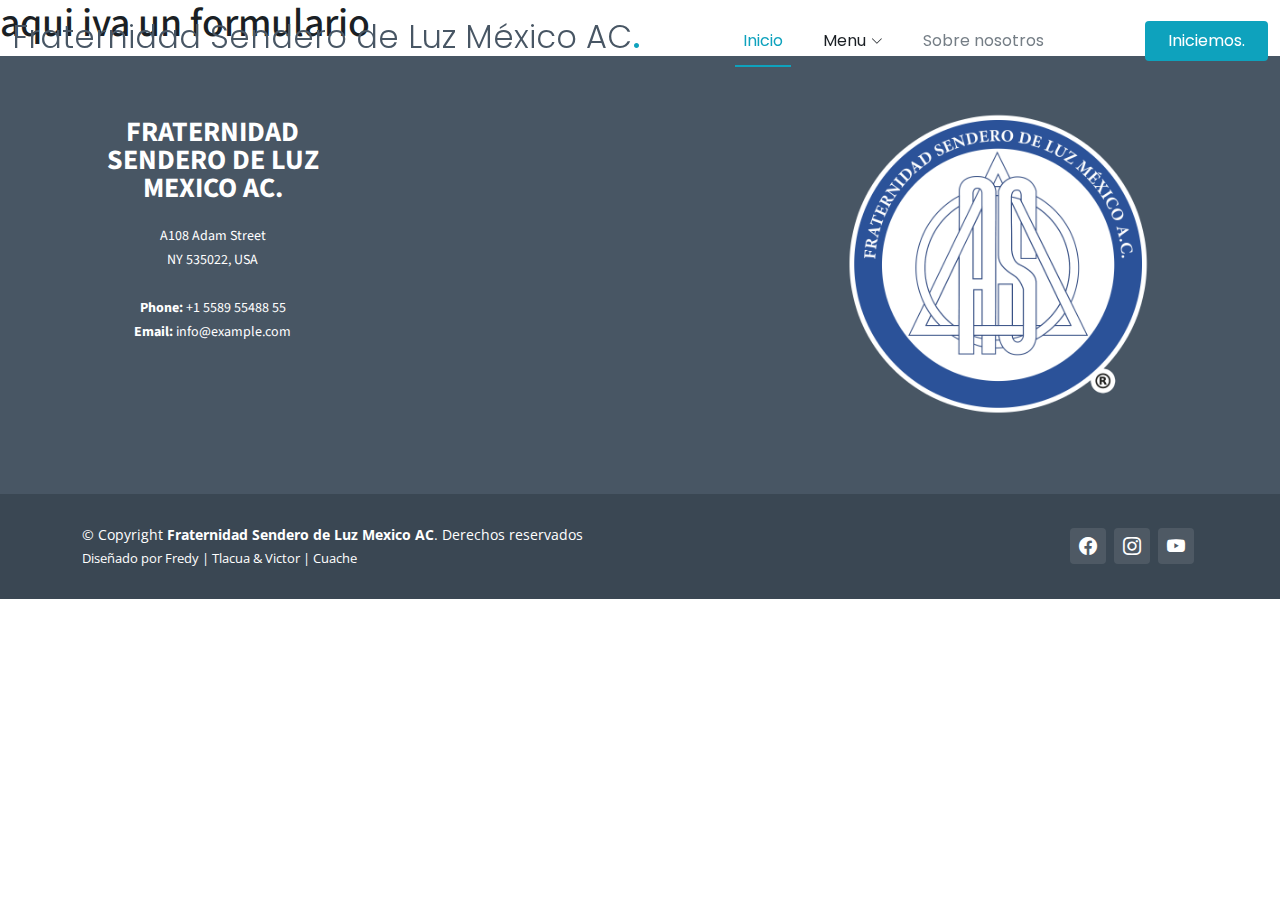
<file: inner-page.html>
<!DOCTYPE html>
<html lang="en">

<head>
  <meta charset="utf-8">
  <meta content="width=device-width, initial-scale=1.0" name="viewport">

  <title>Contacto.</title>
  <meta content="" name="description">
  <meta content="" name="keywords">

  <!-- Favicons -->
  <link href="assets/img/favicon.png" rel="icon">
  <link href="assets/img/apple-touch-icon.png" rel="apple-touch-icon">

  <!-- Google Fonts -->
  <link rel="preconnect" href="https://fonts.googleapis.com">
  <link rel="preconnect" href="https://fonts.gstatic.com" crossorigin>
  <link href="https://fonts.googleapis.com/css2?family=Open+Sans:ital,wght@0,300;0,400;0,500;0,600;0,700;1,300;1,400;1,500;1,600;1,700&family=Poppins:ital,wght@0,300;0,400;0,500;0,600;0,700;1,300;1,400;1,500;1,600;1,700&family=Source+Sans+Pro:ital,wght@0,300;0,400;0,600;0,700;1,300;1,400;1,600;1,700&display=swap" rel="stylesheet">

  <!-- Vendor CSS Files -->
  <link href="assets/vendor/bootstrap/css/bootstrap.min.css" rel="stylesheet">
  <link href="assets/vendor/bootstrap-icons/bootstrap-icons.css" rel="stylesheet">
  <link href="assets/vendor/aos/aos.css" rel="stylesheet">
  <link href="assets/vendor/glightbox/css/glightbox.min.css" rel="stylesheet">
  <link href="assets/vendor/swiper/swiper-bundle.min.css" rel="stylesheet">

  <!-- Variables CSS Files. Uncomment your preferred color scheme -->
  <link href="assets/css/variables.css" rel="stylesheet">
  <!-- <link href="assets/css/variables-blue.css" rel="stylesheet"> -->
  <!-- <link href="assets/css/variables-green.css" rel="stylesheet"> -->
  <!-- <link href="assets/css/variables-orange.css" rel="stylesheet"> -->
  <!-- <link href="assets/css/variables-purple.css" rel="stylesheet"> -->
  <!-- <link href="assets/css/variables-red.css" rel="stylesheet"> -->
  <!-- <link href="assets/css/variables-pink.css" rel="stylesheet"> -->

  <!-- Template Main CSS File -->
  <link href="assets/css/main.css" rel="stylesheet">

  <!-- =======================================================
  * Template Name: HeroBiz - v2.4.0
  * Template URL: https://bootstrapmade.com/herobiz-bootstrap-business-template/
  * Author: BootstrapMade.com
  * License: https://bootstrapmade.com/license/
  ======================================================== -->
</head>

<body>

  <!-- ======= Header ======= -->
  <header id="header" class="header fixed-top" data-scrollto-offset="0">
    <div class="container-fluid d-flex align-items-center justify-content-between">

      <a href="index.html" class="logo d-flex align-items-center scrollto me-auto me-lg-0">
        <!-- Uncomment the line below if you also wish to use an image logo -->
        <!-- <img src="assets/img/logo.png" alt=""> -->
        <h1>Fraternidad Sendero de Luz México AC<span>.</span></h1>
      </a>

      <nav id="navbar" class="navbar">
        <ul>
          <li><a href="index.html" class="active">Inicio</a></li></li>
          <li class="dropdown"><a><span>Menu</span> <i class="bi bi-chevron-down dropdown-indicator"></i></a>
            <ul>
              <li><a class="nav-link scrollto" href="Biblioteca.html">Biblioteca</a></li>
              <li><a class="nav-link scrollto" href="Servicio.html">Servicios</a></li>
              <li><a class="nav-link scrollto" href="Eventos.html">Eventos</a></li>
              <!-- <li><a class="nav-link scrollto" href="#">foros.</a></li>   -->
            </ul>
          </li>
          <li><a href="SobreNosotros.html">Sobre nosotros</a></li>
        </ul>
        <i class="bi bi-list mobile-nav-toggle d-none"></i>
      </nav>
      <a class="btn-getstarted scrollto" href="index.html#about">Iniciemos.</a>

    </div>
  </header>
  <!-- End Header -->
  <h1>aqui iva un formulario</h1>
  <!-- ======= Footer ======= -->
  <footer id="footer" class="footer">

    <div class="footer-content">
      <div class="container">
        <div class="row">

          <div class="col-lg-3 col-md-6">
            <div class="footer-info">
              <h3>Fraternidad Sendero de Luz Mexico AC.</h3>
              <p>
                A108 Adam Street <br>
                NY 535022, USA<br><br>
                <strong>Phone:</strong> +1 5589 55488 55<br>
                <strong>Email:</strong> info@example.com<br>
              </p>
            </div>
          </div>


        </div>
        <div class="img-footer">
          <img src="assets/img/LOGOFINAL2.png" width="400" alt="">
        </div>
      </div>
    </div>

    

    <div class="footer-legal text-center">
      <div class="container d-flex flex-column flex-lg-row justify-content-center justify-content-lg-between align-items-center">

        <div class="d-flex flex-column align-items-center align-items-lg-start">
          <div class="copyright">
            &copy; Copyright <strong><span>Fraternidad Sendero de Luz Mexico AC</span></strong>. Derechos reservados 
          </div>
          <div class="credits">
            <!-- All the links in the footer should remain intact. -->
            <!-- You can delete the links only if you purchased the pro version. -->
            <!-- Licensing information: https://bootstrapmade.com/license/ -->
            <!-- Purchase the pro version with working PHP/AJAX contact form: https://bootstrapmade.com/herobiz-bootstrap-business-template/ -->
            Diseñado por Fredy | Tlacua & Victor | Cuache</a>
          </div>
        </div>

        <div class="social-links order-first order-lg-last mb-3 mb-lg-0">
          <!-- <a href="#" class="twitter"><i class="bi bi-twitter"></i></a> -->
          <a href="https://www.facebook.com/profile.php?id=100064748533334" target="blank" title="#"><i class="bi bi-facebook"></i></a>
          <a href="#" class="instagram"><i class="bi bi-instagram" title="#"></i></a>
          <a href="https://www.youtube.com/@senderodeluzmexicoa.c.4265" target="blank" title="#"><i class="bi bi-youtube"> </i></a>
          <!-- <a href="#" class="google-plus"><i class="bi bi-skype"></i></a>
          <a href="#" class="linkedin"><i class="bi bi-linkedin"></i></a> -->
        </div>

      </div>
    </div>

  </footer>
  <!-- End Footer -->

  <a href="#" class="scroll-top d-flex align-items-center justify-content-center"><i class="bi bi-arrow-up-short"></i></a>

  <div id="preloader"></div>

  <!-- Vendor JS Files -->
  <script src="assets/vendor/bootstrap/js/bootstrap.bundle.min.js"></script>
  <script src="assets/vendor/aos/aos.js"></script>
  <script src="assets/vendor/glightbox/js/glightbox.min.js"></script>
  <script src="assets/vendor/isotope-layout/isotope.pkgd.min.js"></script>
  <script src="assets/vendor/swiper/swiper-bundle.min.js"></script>
  <script src="assets/vendor/php-email-form/validate.js"></script>

  <!-- Template Main JS File -->
  <script src="assets/js/main.js"></script>

</body>

</html>
</file>
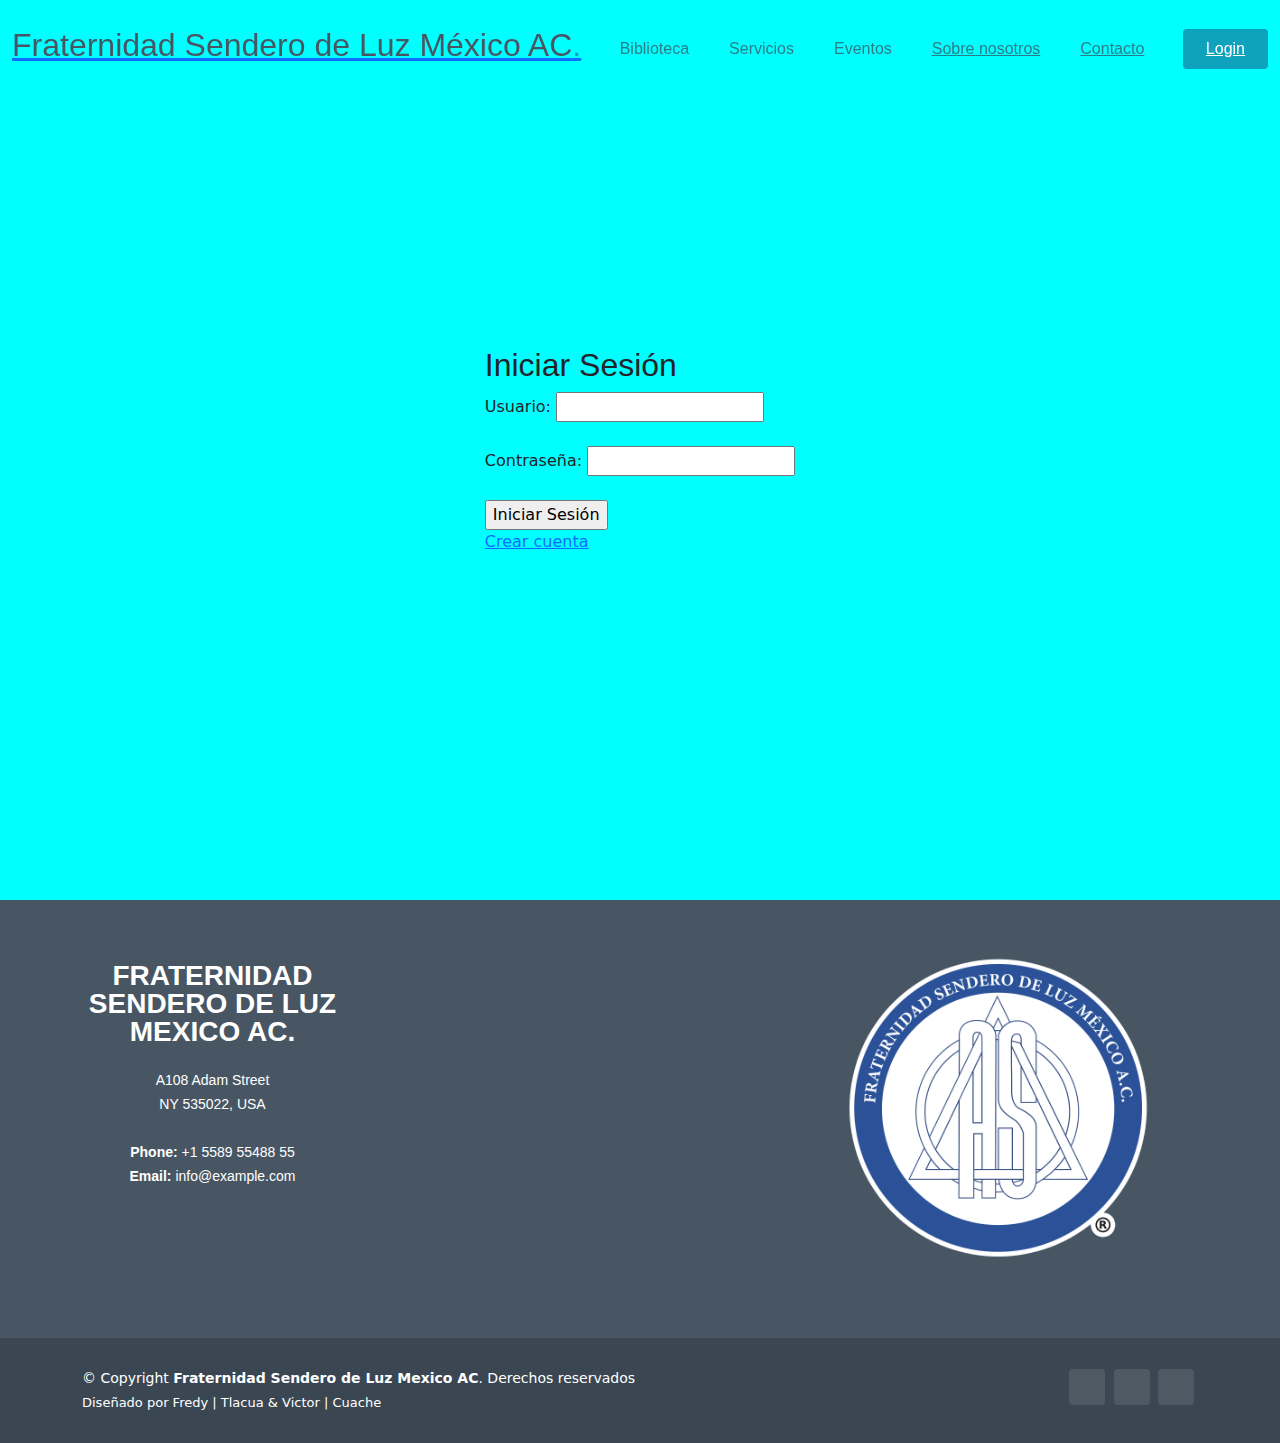
<file: login.html>
<!DOCTYPE html>
<html lang="es">
<head>
    <meta charset="UTF-8">
    <meta name="viewport" content="width=device-width, initial-scale=1.0">
    <title>Login y Registro</title>
    <link href="assets/css/main.css" rel="stylesheet">
    <link href="assets/css/variables.css" rel="stylesheet">
    <link href="assets/vendor/bootstrap/css/bootstrap.min.css" rel="stylesheet">
    <link rel="stylesheet" href="assets/css/contacto.css">
</head>
<body>
    <header id="header" class="header fixed-top" data-scrollto-offset="0">
        <div class="container-fluid d-flex align-items-center justify-content-between">
    
          <a href="index.html" class="logo d-flex align-items-center scrollto me-auto me-lg-0">
            <!-- Uncomment the line below if you also wish to use an image logo -->
            <!-- <img src="assets/img/logo.png" alt=""> -->
            <h1>Fraternidad Sendero de Luz México AC<span>.</span></h1>
          </a>
    
          <nav id="navbar" class="navbar">
            <ul>
              <li><a class="nav-link scrollto" href="Biblioteca.html">Biblioteca</a></li>
              <li><a class="nav-link scrollto" href="Servicio.html">Servicios</a></li>
              <li><a class="nav-link scrollto" href="Eventos.html">Eventos</a></li>
              <li><a href="SobreNosotros.html">Sobre nosotros</a></li>
              <li><a href="contacto.html">Contacto</a></li>
            </ul>
            <i class="bi bi-list mobile-nav-toggle d-none"></i>
          </nav>
          <a class="btn-getstarted scrollto" href="login.html">Login</a>
    
        </div>
    </header>
    <section style="background-color: aqua;">
        <div sty>
            <h2>Iniciar Sesión</h2>
        <form action="login.php" method="POST">
        <label for="login_usuario">Usuario:</label>
        <input type="text" id="login_usuario" name="login_usuario" required><br><br>

        <label for="login_contrasena">Contraseña:</label>
        <input type="password" id="login_contrasena" name="login_contrasena" required><br><br>

        <input type="submit" value="Iniciar Sesión">
    </form>
    <a href="crearcuenta.html">Crear cuenta</a>
        </div>
    </section>
    <footer id="footer" class="footer">

        <div class="footer-content">
          <div class="container">
            <div class="row">
    
              <div class="col-lg-3 col-md-6">
                <div class="footer-info">
                  <h3>Fraternidad Sendero de Luz Mexico AC.</h3>
                  <p>
                    A108 Adam Street <br>
                    NY 535022, USA<br><br>
                    <strong>Phone:</strong> +1 5589 55488 55<br>
                    <strong>Email:</strong> info@example.com<br>
                  </p>
                </div>
              </div>
    
    
            </div>
            <div class="img-footer">
              <img src="assets/img/LOGOFINAL2.png" width="400" alt="">
            </div>
          </div>
        </div>
    
        
    
        <div class="footer-legal text-center">
          <div class="container d-flex flex-column flex-lg-row justify-content-center justify-content-lg-between align-items-center">
    
            <div class="d-flex flex-column align-items-center align-items-lg-start">
              <div class="copyright">
                &copy; Copyright <strong><span>Fraternidad Sendero de Luz Mexico AC</span></strong>. Derechos reservados 
              </div>
              <div class="credits">
                <!-- All the links in the footer should remain intact. -->
                <!-- You can delete the links only if you purchased the pro version. -->
                <!-- Licensing information: https://bootstrapmade.com/license/ -->
                <!-- Purchase the pro version with working PHP/AJAX contact form: https://bootstrapmade.com/herobiz-bootstrap-business-template/ -->
                Diseñado por Fredy | Tlacua & Victor | Cuache</a>
              </div>
            </div>
    
            <div class="social-links order-first order-lg-last mb-3 mb-lg-0">
              <!-- <a href="#" class="twitter"><i class="bi bi-twitter"></i></a> -->
              <a href="https://www.facebook.com/profile.php?id=100064748533334" target="blank" title="#"><i class="bi bi-facebook"></i></a>
              <a href="#" class="instagram"><i class="bi bi-instagram" title="#"></i></a>
              <a href="https://www.youtube.com/@senderodeluzmexicoa.c.4265" target="blank" title="#"><i class="bi bi-youtube"> </i></a>
              <!-- <a href="#" class="google-plus"><i class="bi bi-skype"></i></a>
              <a href="#" class="linkedin"><i class="bi bi-linkedin"></i></a> -->
            </div>
    
          </div>
        </div>
    
    </footer>
    

</body>
</html>
</file>
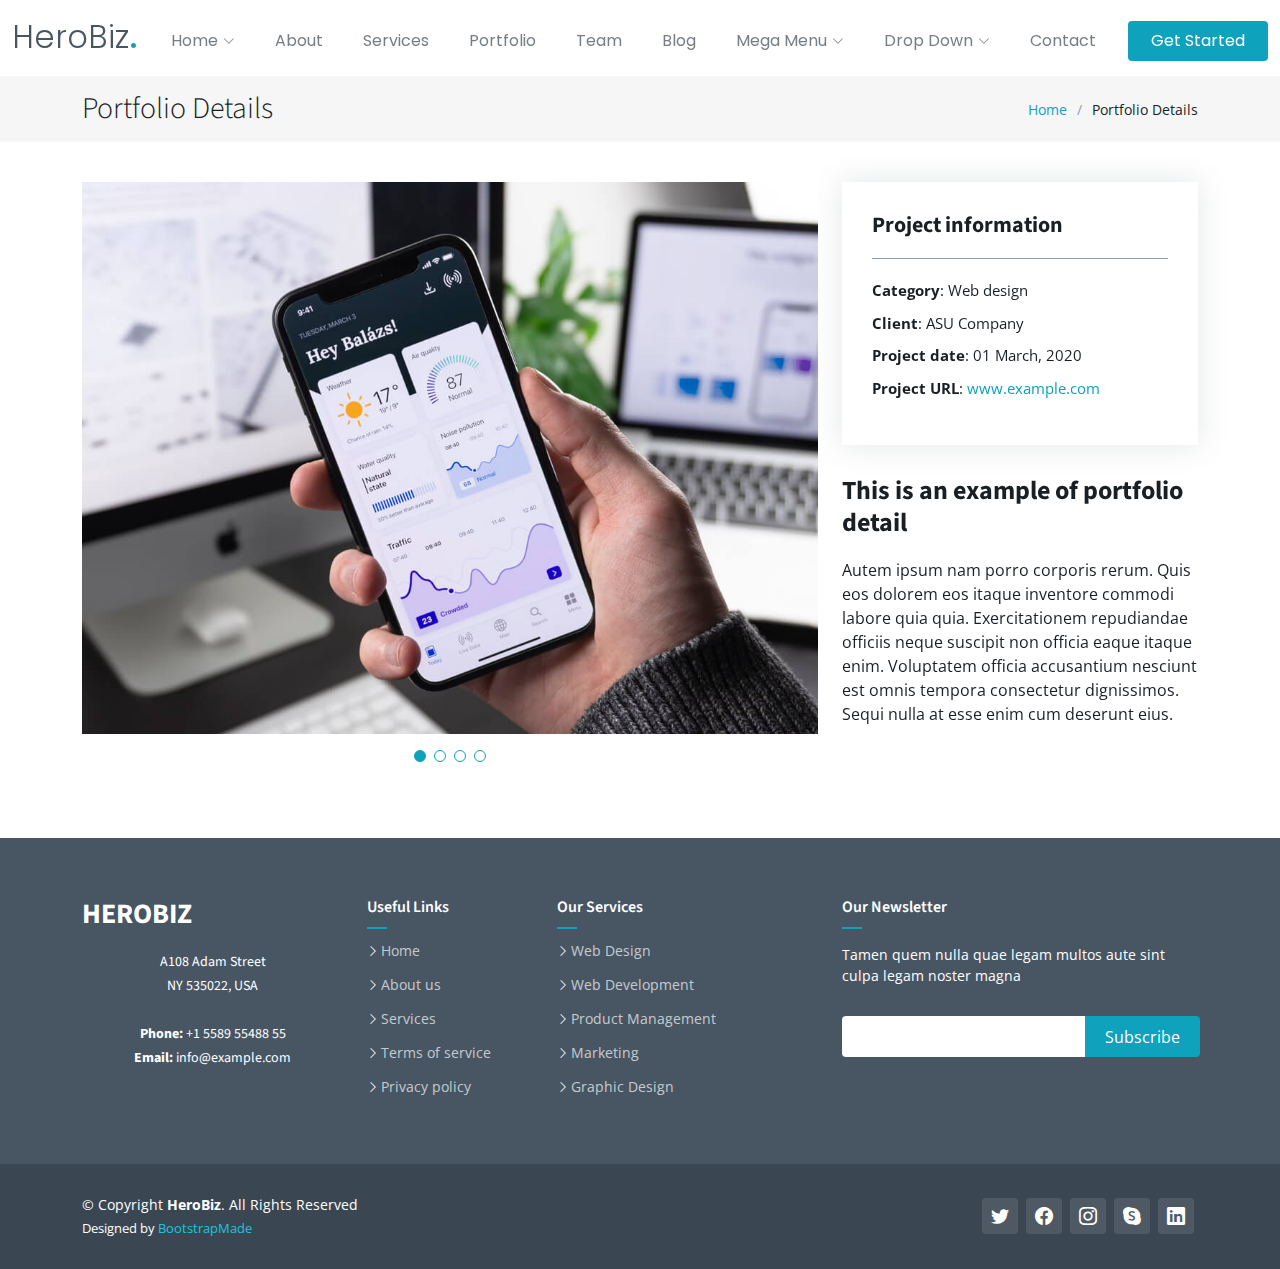
<file: portfolio-details.html>
<!DOCTYPE html>
<html lang="en">

<head>
  <meta charset="utf-8">
  <meta content="width=device-width, initial-scale=1.0" name="viewport">

  <title>Portfolio Details - HeroBiz Bootstrap Template</title>
  <meta content="" name="description">
  <meta content="" name="keywords">

  <!-- Favicons -->
  <link href="assets/img/favicon.png" rel="icon">
  <link href="assets/img/apple-touch-icon.png" rel="apple-touch-icon">

  <!-- Google Fonts -->
  <link rel="preconnect" href="https://fonts.googleapis.com">
  <link rel="preconnect" href="https://fonts.gstatic.com" crossorigin>
  <link href="https://fonts.googleapis.com/css2?family=Open+Sans:ital,wght@0,300;0,400;0,500;0,600;0,700;1,300;1,400;1,500;1,600;1,700&family=Poppins:ital,wght@0,300;0,400;0,500;0,600;0,700;1,300;1,400;1,500;1,600;1,700&family=Source+Sans+Pro:ital,wght@0,300;0,400;0,600;0,700;1,300;1,400;1,600;1,700&display=swap" rel="stylesheet">

  <!-- Vendor CSS Files -->
  <link href="assets/vendor/bootstrap/css/bootstrap.min.css" rel="stylesheet">
  <link href="assets/vendor/bootstrap-icons/bootstrap-icons.css" rel="stylesheet">
  <link href="assets/vendor/aos/aos.css" rel="stylesheet">
  <link href="assets/vendor/glightbox/css/glightbox.min.css" rel="stylesheet">
  <link href="assets/vendor/swiper/swiper-bundle.min.css" rel="stylesheet">

  <!-- Variables CSS Files. Uncomment your preferred color scheme -->
  <link href="assets/css/variables.css" rel="stylesheet">
  <!-- <link href="assets/css/variables-blue.css" rel="stylesheet"> -->
  <!-- <link href="assets/css/variables-green.css" rel="stylesheet"> -->
  <!-- <link href="assets/css/variables-orange.css" rel="stylesheet"> -->
  <!-- <link href="assets/css/variables-purple.css" rel="stylesheet"> -->
  <!-- <link href="assets/css/variables-red.css" rel="stylesheet"> -->
  <!-- <link href="assets/css/variables-pink.css" rel="stylesheet"> -->

  <!-- Template Main CSS File -->
  <link href="assets/css/main.css" rel="stylesheet">

  <!-- =======================================================
  * Template Name: HeroBiz - v2.4.0
  * Template URL: https://bootstrapmade.com/herobiz-bootstrap-business-template/
  * Author: BootstrapMade.com
  * License: https://bootstrapmade.com/license/
  ======================================================== -->
</head>

<body>

  <!-- ======= Header ======= -->
  <header id="header" class="header fixed-top" data-scrollto-offset="0">
    <div class="container-fluid d-flex align-items-center justify-content-between">

      <a href="index.html" class="logo d-flex align-items-center scrollto me-auto me-lg-0">
        <!-- Uncomment the line below if you also wish to use an image logo -->
        <!-- <img src="assets/img/logo.png" alt=""> -->
        <h1>HeroBiz<span>.</span></h1>
      </a>

      <nav id="navbar" class="navbar">
        <ul>

          <li class="dropdown"><a href="#"><span>Home</span> <i class="bi bi-chevron-down dropdown-indicator"></i></a>
            <ul>
              <li><a href="index.html">Home 1 - index.html</a></li>
              <li><a href="index-2.html">Home 2 - index-2.html</a></li>
              <li><a href="index-3.html">Home 3 - index-3.html</a></li>
              <li><a href="index-4.html">Home 4 - index-4.html</a></li>
            </ul>
          </li>

          <li><a class="nav-link scrollto" href="index.html#about">About</a></li>
          <li><a class="nav-link scrollto" href="index.html#services">Services</a></li>
          <li><a class="nav-link scrollto" href="index.html#portfolio">Portfolio</a></li>
          <li><a class="nav-link scrollto" href="index.html#team">Team</a></li>
          <li><a href="blog.html">Blog</a></li>
          <li class="dropdown megamenu"><a href="#"><span>Mega Menu</span> <i class="bi bi-chevron-down dropdown-indicator"></i></a>
            <ul>
              <li>
                <a href="#">Column 1 link 1</a>
                <a href="#">Column 1 link 2</a>
                <a href="#">Column 1 link 3</a>
              </li>
              <li>
                <a href="#">Column 2 link 1</a>
                <a href="#">Column 2 link 2</a>
                <a href="#">Column 3 link 3</a>
              </li>
              <li>
                <a href="#">Column 3 link 1</a>
                <a href="#">Column 3 link 2</a>
                <a href="#">Column 3 link 3</a>
              </li>
              <li>
                <a href="#">Column 4 link 1</a>
                <a href="#">Column 4 link 2</a>
                <a href="#">Column 4 link 3</a>
              </li>
            </ul>
          </li>
          <li class="dropdown"><a href="#"><span>Drop Down</span> <i class="bi bi-chevron-down dropdown-indicator"></i></a>
            <ul>
              <li><a href="#">Drop Down 1</a></li>
              <li class="dropdown"><a href="#"><span>Deep Drop Down</span> <i class="bi bi-chevron-down dropdown-indicator"></i></a>
                <ul>
                  <li><a href="#">Deep Drop Down 1</a></li>
                  <li><a href="#">Deep Drop Down 2</a></li>
                  <li><a href="#">Deep Drop Down 3</a></li>
                  <li><a href="#">Deep Drop Down 4</a></li>
                  <li><a href="#">Deep Drop Down 5</a></li>
                </ul>
              </li>
              <li><a href="#">Drop Down 2</a></li>
              <li><a href="#">Drop Down 3</a></li>
              <li><a href="#">Drop Down 4</a></li>
            </ul>
          </li>
          <li><a class="nav-link scrollto" href="index.html#contact">Contact</a></li>
        </ul>
        <i class="bi bi-list mobile-nav-toggle d-none"></i>
      </nav><!-- .navbar -->

      <a class="btn-getstarted scrollto" href="index.html#about">Get Started</a>

    </div>
  </header><!-- End Header -->

  <main id="main">

    <!-- ======= Breadcrumbs ======= -->
    <div class="breadcrumbs">
      <div class="container">

        <div class="d-flex justify-content-between align-items-center">
          <h2>Portfolio Details</h2>
          <ol>
            <li><a href="index.html">Home</a></li>
            <li>Portfolio Details</li>
          </ol>
        </div>

      </div>
    </div><!-- End Breadcrumbs -->

    <!-- ======= Portfolio Details Section ======= -->
    <section id="portfolio-details" class="portfolio-details">
      <div class="container" data-aos="fade-up">

        <div class="row gy-4">

          <div class="col-lg-8">
            <div class="portfolio-details-slider swiper">
              <div class="swiper-wrapper align-items-center">

                <div class="swiper-slide">
                  <img src="assets/img/portfolio/app-1.jpg" alt="">
                </div>

                <div class="swiper-slide">
                  <img src="assets/img/portfolio/product-1.jpg" alt="">
                </div>

                <div class="swiper-slide">
                  <img src="assets/img/portfolio/branding-1.jpg" alt="">
                </div>

                <div class="swiper-slide">
                  <img src="assets/img/portfolio/books-1.jpg" alt="">
                </div>

              </div>
              <div class="swiper-pagination"></div>
            </div>
          </div>

          <div class="col-lg-4">
            <div class="portfolio-info">
              <h3>Project information</h3>
              <ul>
                <li><strong>Category</strong>: Web design</li>
                <li><strong>Client</strong>: ASU Company</li>
                <li><strong>Project date</strong>: 01 March, 2020</li>
                <li><strong>Project URL</strong>: <a href="#">www.example.com</a></li>
              </ul>
            </div>
            <div class="portfolio-description">
              <h2>This is an example of portfolio detail</h2>
              <p>
                Autem ipsum nam porro corporis rerum. Quis eos dolorem eos itaque inventore commodi labore quia quia. Exercitationem repudiandae officiis neque suscipit non officia eaque itaque enim. Voluptatem officia accusantium nesciunt est omnis tempora consectetur dignissimos. Sequi nulla at esse enim cum deserunt eius.
              </p>
            </div>
          </div>

        </div>

      </div>
    </section><!-- End Portfolio Details Section -->

  </main><!-- End #main -->

  <!-- ======= Footer ======= -->
  <footer id="footer" class="footer">

    <div class="footer-content">
      <div class="container">
        <div class="row">

          <div class="col-lg-3 col-md-6">
            <div class="footer-info">
              <h3>HeroBiz</h3>
              <p>
                A108 Adam Street <br>
                NY 535022, USA<br><br>
                <strong>Phone:</strong> +1 5589 55488 55<br>
                <strong>Email:</strong> info@example.com<br>
              </p>
            </div>
          </div>

          <div class="col-lg-2 col-md-6 footer-links">
            <h4>Useful Links</h4>
            <ul>
              <li><i class="bi bi-chevron-right"></i> <a href="#">Home</a></li>
              <li><i class="bi bi-chevron-right"></i> <a href="#">About us</a></li>
              <li><i class="bi bi-chevron-right"></i> <a href="#">Services</a></li>
              <li><i class="bi bi-chevron-right"></i> <a href="#">Terms of service</a></li>
              <li><i class="bi bi-chevron-right"></i> <a href="#">Privacy policy</a></li>
            </ul>
          </div>

          <div class="col-lg-3 col-md-6 footer-links">
            <h4>Our Services</h4>
            <ul>
              <li><i class="bi bi-chevron-right"></i> <a href="#">Web Design</a></li>
              <li><i class="bi bi-chevron-right"></i> <a href="#">Web Development</a></li>
              <li><i class="bi bi-chevron-right"></i> <a href="#">Product Management</a></li>
              <li><i class="bi bi-chevron-right"></i> <a href="#">Marketing</a></li>
              <li><i class="bi bi-chevron-right"></i> <a href="#">Graphic Design</a></li>
            </ul>
          </div>

          <div class="col-lg-4 col-md-6 footer-newsletter">
            <h4>Our Newsletter</h4>
            <p>Tamen quem nulla quae legam multos aute sint culpa legam noster magna</p>
            <form action="" method="post">
              <input type="email" name="email"><input type="submit" value="Subscribe">
            </form>

          </div>

        </div>
      </div>
    </div>

    <div class="footer-legal text-center">
      <div class="container d-flex flex-column flex-lg-row justify-content-center justify-content-lg-between align-items-center">

        <div class="d-flex flex-column align-items-center align-items-lg-start">
          <div class="copyright">
            &copy; Copyright <strong><span>HeroBiz</span></strong>. All Rights Reserved
          </div>
          <div class="credits">
            <!-- All the links in the footer should remain intact. -->
            <!-- You can delete the links only if you purchased the pro version. -->
            <!-- Licensing information: https://bootstrapmade.com/license/ -->
            <!-- Purchase the pro version with working PHP/AJAX contact form: https://bootstrapmade.com/herobiz-bootstrap-business-template/ -->
            Designed by <a href="https://bootstrapmade.com/">BootstrapMade</a>
          </div>
        </div>

        <div class="social-links order-first order-lg-last mb-3 mb-lg-0">
          <a href="#" class="twitter"><i class="bi bi-twitter"></i></a>
          <a href="#" class="facebook"><i class="bi bi-facebook"></i></a>
          <a href="#" class="instagram"><i class="bi bi-instagram"></i></a>
          <a href="#" class="google-plus"><i class="bi bi-skype"></i></a>
          <a href="#" class="linkedin"><i class="bi bi-linkedin"></i></a>
        </div>

      </div>
    </div>

  </footer><!-- End Footer -->

  <a href="#" class="scroll-top d-flex align-items-center justify-content-center"><i class="bi bi-arrow-up-short"></i></a>

  <div id="preloader"></div>

  <!-- Vendor JS Files -->
  <script src="assets/vendor/bootstrap/js/bootstrap.bundle.min.js"></script>
  <script src="assets/vendor/aos/aos.js"></script>
  <script src="assets/vendor/glightbox/js/glightbox.min.js"></script>
  <script src="assets/vendor/isotope-layout/isotope.pkgd.min.js"></script>
  <script src="assets/vendor/swiper/swiper-bundle.min.js"></script>
  <script src="assets/vendor/php-email-form/validate.js"></script>

  <!-- Template Main JS File -->
  <script src="assets/js/main.js"></script>

</body>

</html>
</file>
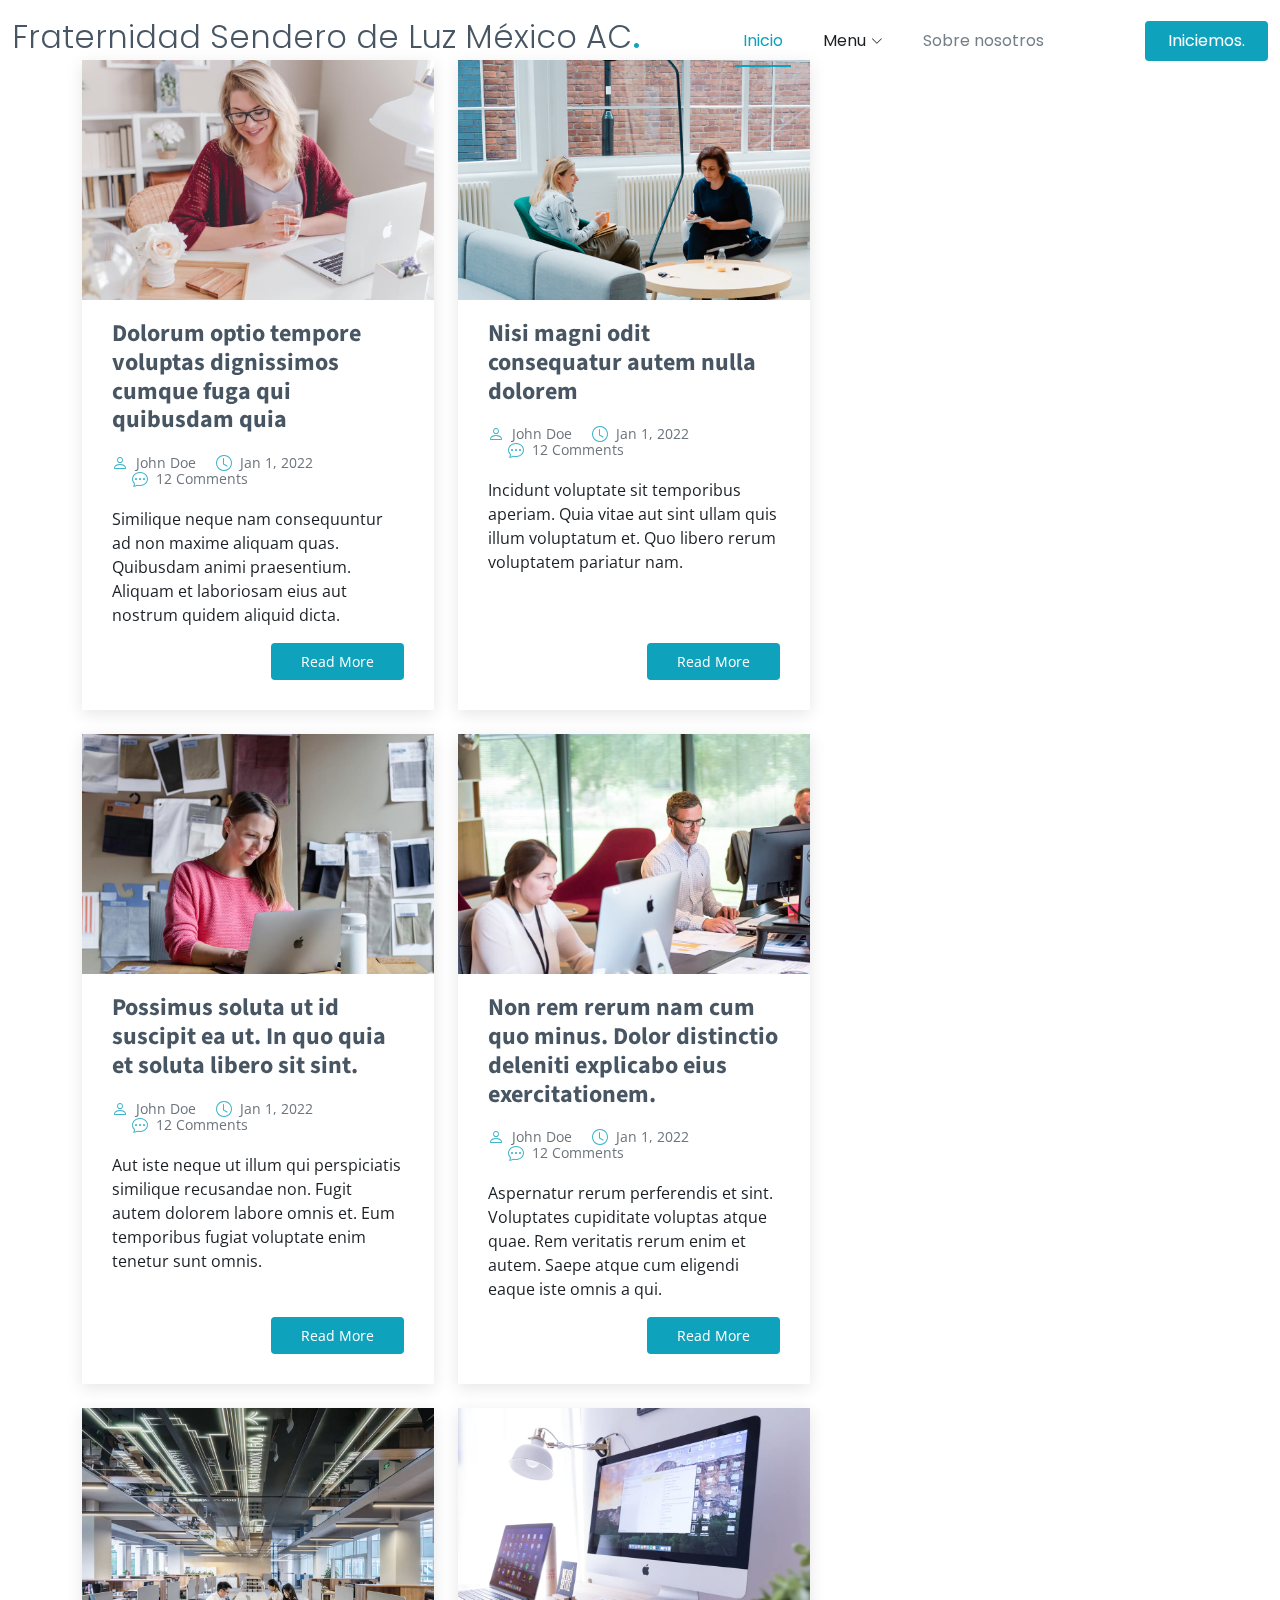
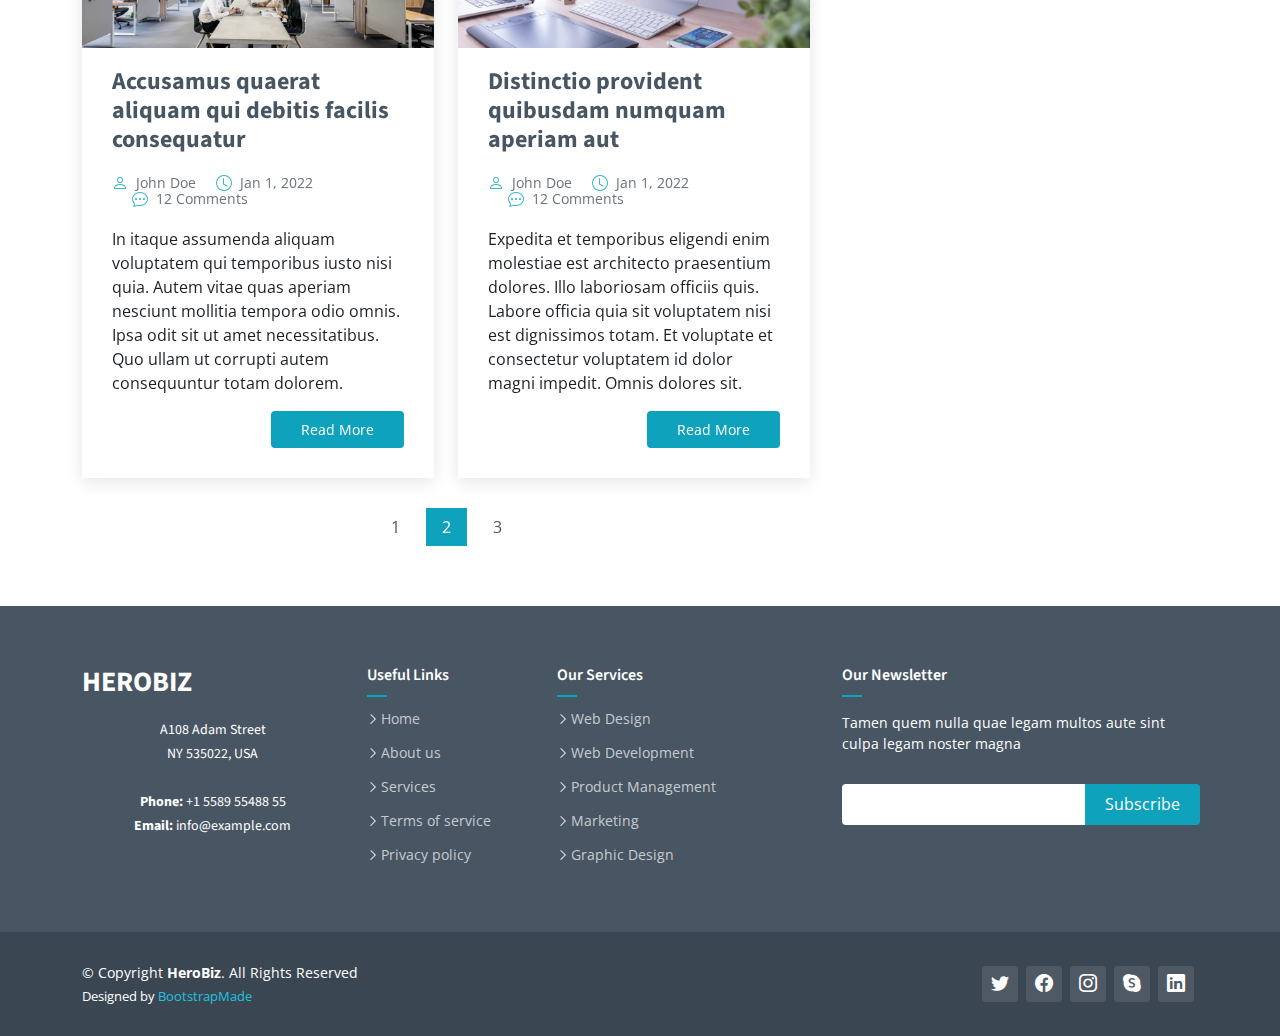
<file: SobreNosotros.html>
<!DOCTYPE html>
<html lang="en">

<head>
  <meta charset="utf-8">
  <meta content="width=device-width, initial-scale=1.0" name="viewport">

  <title>Sobre Nosotros</title>
  <meta content="" name="description">
  <meta content="" name="keywords">

  <!-- Favicons -->
  <link href="assets/img/LOGOFINAL2.png" rel="icon">
  <link href="assets/img/apple-touch-icon.png" rel="apple-touch-icon">

  <!-- Google Fonts -->
  <link rel="preconnect" href="https://fonts.googleapis.com">
  <link rel="preconnect" href="https://fonts.gstatic.com" crossorigin>
  <link href="https://fonts.googleapis.com/css2?family=Open+Sans:ital,wght@0,300;0,400;0,500;0,600;0,700;1,300;1,400;1,500;1,600;1,700&family=Poppins:ital,wght@0,300;0,400;0,500;0,600;0,700;1,300;1,400;1,500;1,600;1,700&family=Source+Sans+Pro:ital,wght@0,300;0,400;0,600;0,700;1,300;1,400;1,600;1,700&display=swap" rel="stylesheet">

  <!-- Vendor CSS Files -->
  <link href="assets/vendor/bootstrap/css/bootstrap.min.css" rel="stylesheet">
  <link href="assets/vendor/bootstrap-icons/bootstrap-icons.css" rel="stylesheet">
  <link href="assets/vendor/aos/aos.css" rel="stylesheet">
  <link href="assets/vendor/glightbox/css/glightbox.min.css" rel="stylesheet">
  <link href="assets/vendor/swiper/swiper-bundle.min.css" rel="stylesheet">

  <!-- Variables CSS Files. Uncomment your preferred color scheme -->
  <link href="assets/css/variables.css" rel="stylesheet">
  <!-- <link href="assets/css/variables-blue.css" rel="stylesheet"> -->
  <!-- <link href="assets/css/variables-green.css" rel="stylesheet"> -->
  <!-- <link href="assets/css/variables-orange.css" rel="stylesheet"> -->
  <!-- <link href="assets/css/variables-purple.css" rel="stylesheet"> -->
  <!-- <link href="assets/css/variables-red.css" rel="stylesheet"> -->
  <!-- <link href="assets/css/variables-pink.css" rel="stylesheet"> -->

  <!-- Template Main CSS File -->
  <link href="assets/css/main.css" rel="stylesheet">

  <!-- =======================================================
  * Template Name: HeroBiz - v2.4.0
  * Template URL: https://bootstrapmade.com/herobiz-bootstrap-business-template/
  * Author: BootstrapMade.com
  * License: https://bootstrapmade.com/license/
  ======================================================== -->
</head>

<body>

  <!-- ======= Header ======= -->
  <header id="header" class="header fixed-top" data-scrollto-offset="0">
    <div class="container-fluid d-flex align-items-center justify-content-between">

      <a href="index.html" class="logo d-flex align-items-center scrollto me-auto me-lg-0">
        <!-- Uncomment the line below if you also wish to use an image logo -->
        <!-- <img src="assets/img/logo.png" alt=""> -->
        <h1>Fraternidad Sendero de Luz México AC<span>.</span></h1>
      </a>

      <nav id="navbar" class="navbar">
        <ul>
          <li><a href="index.html" class="active">Inicio</a></li></li>
          <li class="dropdown"><a><span>Menu</span> <i class="bi bi-chevron-down dropdown-indicator"></i></a>
            <ul>
              <li><a class="nav-link scrollto" href="Biblioteca.html">Biblioteca</a></li>
              <li><a class="nav-link scrollto" href="Servicio.html">Servicios</a></li>
              <li><a class="nav-link scrollto" href="Eventos.html">Eventos</a></li>
            </ul>
          </li>
          <li><a href="SobreNosotros.html">Sobre nosotros</a></li>
        </ul>
        <i class="bi bi-list mobile-nav-toggle d-none"></i>
      </nav><!-- .navbar -->

      <a class="btn-getstarted scrollto" href="index.html#about">Iniciemos.</a>

    </div>
  </header><!-- End Header -->

  <main id="main">

    <!-- ======= Breadcrumbs ======= -->
    <!-- <div class="breadcrumbs">
      <div class="container">

        <div class="d-flex justify-content-between align-items-center">
          <h2>Blog</h2>
          <ol>
            <li><a href="index.html">Home</a></li>
            <li>Blog</li>
          </ol>
        </div>

      </div>
    </div>End Breadcrumbs -->

    <!-- ======= Blog Section ======= -->
    <section id="blog" class="blog">
      <div class="container" data-aos="fade-up">

        <div class="row g-5">

          <div class="col-lg-8">

            <div class="row gy-4 posts-list">

              <div class="col-lg-6">
                <article class="d-flex flex-column">

                  <div class="post-img">
                    <img src="assets/img/blog/blog-1.jpg" alt="" class="img-fluid">
                  </div>

                  <h2 class="title">
                    <a href="blog-details.html">Dolorum optio tempore voluptas dignissimos cumque fuga qui quibusdam quia</a>
                  </h2>

                  <div class="meta-top">
                    <ul>
                      <li class="d-flex align-items-center"><i class="bi bi-person"></i> <a href="blog-details.html">John Doe</a></li>
                      <li class="d-flex align-items-center"><i class="bi bi-clock"></i> <a href="blog-details.html"><time datetime="2022-01-01">Jan 1, 2022</time></a></li>
                      <li class="d-flex align-items-center"><i class="bi bi-chat-dots"></i> <a href="blog-details.html">12 Comments</a></li>
                    </ul>
                  </div>

                  <div class="content">
                    <p>
                      Similique neque nam consequuntur ad non maxime aliquam quas. Quibusdam animi praesentium. Aliquam et laboriosam eius aut nostrum quidem aliquid dicta.
                    </p>
                  </div>

                  <div class="read-more mt-auto align-self-end">
                    <a href="blog-details.html">Read More</a>
                  </div>

                </article>
              </div><!-- End post list item -->

              <div class="col-lg-6">
                <article class="d-flex flex-column">

                  <div class="post-img">
                    <img src="assets/img/blog/blog-2.jpg" alt="" class="img-fluid">
                  </div>

                  <h2 class="title">
                    <a href="blog-details.html">Nisi magni odit consequatur autem nulla dolorem</a>
                  </h2>

                  <div class="meta-top">
                    <ul>
                      <li class="d-flex align-items-center"><i class="bi bi-person"></i> <a href="blog-details.html">John Doe</a></li>
                      <li class="d-flex align-items-center"><i class="bi bi-clock"></i> <a href="blog-details.html"><time datetime="2022-01-01">Jan 1, 2022</time></a></li>
                      <li class="d-flex align-items-center"><i class="bi bi-chat-dots"></i> <a href="blog-details.html">12 Comments</a></li>
                    </ul>
                  </div>

                  <div class="content">
                    <p>
                      Incidunt voluptate sit temporibus aperiam. Quia vitae aut sint ullam quis illum voluptatum et. Quo libero rerum voluptatem pariatur nam.
                    </p>
                  </div>

                  <div class="read-more mt-auto align-self-end">
                    <a href="blog-details.html">Read More</a>
                  </div>

                </article>
              </div><!-- End post list item -->

              <div class="col-lg-6">
                <article class="d-flex flex-column">

                  <div class="post-img">
                    <img src="assets/img/blog/blog-3.jpg" alt="" class="img-fluid">
                  </div>

                  <h2 class="title">
                    <a href="blog-details.html">Possimus soluta ut id suscipit ea ut. In quo quia et soluta libero sit sint.</a>
                  </h2>

                  <div class="meta-top">
                    <ul>
                      <li class="d-flex align-items-center"><i class="bi bi-person"></i> <a href="blog-details.html">John Doe</a></li>
                      <li class="d-flex align-items-center"><i class="bi bi-clock"></i> <a href="blog-details.html"><time datetime="2022-01-01">Jan 1, 2022</time></a></li>
                      <li class="d-flex align-items-center"><i class="bi bi-chat-dots"></i> <a href="blog-details.html">12 Comments</a></li>
                    </ul>
                  </div>

                  <div class="content">
                    <p>
                      Aut iste neque ut illum qui perspiciatis similique recusandae non. Fugit autem dolorem labore omnis et. Eum temporibus fugiat voluptate enim tenetur sunt omnis.
                    </p>
                  </div>

                  <div class="read-more mt-auto align-self-end">
                    <a href="blog-details.html">Read More</a>
                  </div>

                </article>
              </div><!-- End post list item -->

              <div class="col-lg-6">
                <article class="d-flex flex-column">

                  <div class="post-img">
                    <img src="assets/img/blog/blog-4.jpg" alt="" class="img-fluid">
                  </div>

                  <h2 class="title">
                    <a href="blog-details.html">Non rem rerum nam cum quo minus. Dolor distinctio deleniti explicabo eius exercitationem.</a>
                  </h2>

                  <div class="meta-top">
                    <ul>
                      <li class="d-flex align-items-center"><i class="bi bi-person"></i> <a href="blog-details.html">John Doe</a></li>
                      <li class="d-flex align-items-center"><i class="bi bi-clock"></i> <a href="blog-details.html"><time datetime="2022-01-01">Jan 1, 2022</time></a></li>
                      <li class="d-flex align-items-center"><i class="bi bi-chat-dots"></i> <a href="blog-details.html">12 Comments</a></li>
                    </ul>
                  </div>

                  <div class="content">
                    <p>
                      Aspernatur rerum perferendis et sint. Voluptates cupiditate voluptas atque quae. Rem veritatis rerum enim et autem. Saepe atque cum eligendi eaque iste omnis a qui.
                    </p>
                  </div>

                  <div class="read-more mt-auto align-self-end">
                    <a href="blog-details.html">Read More</a>
                  </div>

                </article>
              </div><!-- End post list item -->

              <div class="col-lg-6">
                <article class="d-flex flex-column">

                  <div class="post-img">
                    <img src="assets/img/blog/blog-5.jpg" alt="" class="img-fluid">
                  </div>

                  <h2 class="title">
                    <a href="blog-details.html">Accusamus quaerat aliquam qui debitis facilis consequatur</a>
                  </h2>

                  <div class="meta-top">
                    <ul>
                      <li class="d-flex align-items-center"><i class="bi bi-person"></i> <a href="blog-details.html">John Doe</a></li>
                      <li class="d-flex align-items-center"><i class="bi bi-clock"></i> <a href="blog-details.html"><time datetime="2022-01-01">Jan 1, 2022</time></a></li>
                      <li class="d-flex align-items-center"><i class="bi bi-chat-dots"></i> <a href="blog-details.html">12 Comments</a></li>
                    </ul>
                  </div>

                  <div class="content">
                    <p>
                      In itaque assumenda aliquam voluptatem qui temporibus iusto nisi quia. Autem vitae quas aperiam nesciunt mollitia tempora odio omnis. Ipsa odit sit ut amet necessitatibus. Quo ullam ut corrupti autem consequuntur totam dolorem.
                    </p>
                  </div>

                  <div class="read-more mt-auto align-self-end">
                    <a href="blog-details.html">Read More</a>
                  </div>

                </article>
              </div><!-- End post list item -->

              <div class="col-lg-6">
                <article class="d-flex flex-column">

                  <div class="post-img">
                    <img src="assets/img/blog/blog-6.jpg" alt="" class="img-fluid">
                  </div>

                  <h2 class="title">
                    <a href="blog-details.html">Distinctio provident quibusdam numquam aperiam aut</a>
                  </h2>

                  <div class="meta-top">
                    <ul>
                      <li class="d-flex align-items-center"><i class="bi bi-person"></i> <a href="blog-details.html">John Doe</a></li>
                      <li class="d-flex align-items-center"><i class="bi bi-clock"></i> <a href="blog-details.html"><time datetime="2022-01-01">Jan 1, 2022</time></a></li>
                      <li class="d-flex align-items-center"><i class="bi bi-chat-dots"></i> <a href="blog-details.html">12 Comments</a></li>
                    </ul>
                  </div>

                  <div class="content">
                    <p>
                      Expedita et temporibus eligendi enim molestiae est architecto praesentium dolores. Illo laboriosam officiis quis. Labore officia quia sit voluptatem nisi est dignissimos totam. Et voluptate et consectetur voluptatem id dolor magni impedit. Omnis dolores sit.
                    </p>
                  </div>

                  <div class="read-more mt-auto align-self-end">
                    <a href="blog-details.html">Read More</a>
                  </div>

                </article>
              </div><!-- End post list item -->

            </div><!-- End blog posts list -->

            <div class="blog-pagination">
              <ul class="justify-content-center">
                <li><a href="#">1</a></li>
                <li class="active"><a href="#">2</a></li>
                <li><a href="#">3</a></li>
              </ul>
            </div><!-- End blog pagination -->

          </div>

          <!-- <div class="col-lg-4">

            <div class="sidebar">

              <div class="sidebar-item search-form">
                <h3 class="sidebar-title">Search</h3>
                <form action="" class="mt-3">
                  <input type="text" title="#">
                  <button type="submit" title="#"><i class="bi bi-search"></i></button>
                </form>
              </div>End sidebar search formn-->

              <!-- <div class="sidebar-item categories">
                <h3 class="sidebar-title">Categories</h3>
                <ul class="mt-3">
                  <li><a href="#">General <span>(25)</span></a></li>
                  <li><a href="#">Lifestyle <span>(12)</span></a></li>
                  <li><a href="#">Travel <span>(5)</span></a></li>
                  <li><a href="#">Design <span>(22)</span></a></li>
                  <li><a href="#">Creative <span>(8)</span></a></li>
                  <li><a href="#">Educaion <span>(14)</span></a></li>
                </ul>
              </div>End sidebar categories-->

              <!-- <div class="sidebar-item recent-posts">
                <h3 class="sidebar-title">Recent Posts</h3>

                <div class="mt-3">

                  <div class="post-item mt-3">
                    <img src="assets/img/blog/blog-recent-1.jpg" alt="" class="flex-shrink-0">
                    <div>
                      <h4><a href="blog-post.html">Nihil blanditiis at in nihil autem</a></h4>
                      <time datetime="2020-01-01">Jan 1, 2020</time>
                    </div>
                  </div>End recent post item

                  <div class="post-item">
                    <img src="assets/img/blog/blog-recent-2.jpg" alt="" class="flex-shrink-0">
                    <div>
                      <h4><a href="blog-post.html">Quidem autem et impedit</a></h4>
                      <time datetime="2020-01-01">Jan 1, 2020</time>
                    </div>
                  </div>End recent post item-->

                  <!--<div class="post-item">
                    <img src="assets/img/blog/blog-recent-3.jpg" alt="" class="flex-shrink-0">
                    <div>
                      <h4><a href="blog-post.html">Id quia et et ut maxime similique occaecati ut</a></h4>
                      <time datetime="2020-01-01">Jan 1, 2020</time>
                    </div>
                  </div> End recent post item-->

                  <!-- <div class="post-item">
                    <img src="assets/img/blog/blog-recent-4.jpg" alt="" class="flex-shrink-0">
                    <div>
                      <h4><a href="blog-post.html">Laborum corporis quo dara net para</a></h4>
                      <time datetime="2020-01-01">Jan 1, 2020</time>
                    </div>
                  </div>End recent post item-->

                  <!--<div class="post-item">
                    <img src="assets/img/blog/blog-recent-5.jpg" alt="" class="flex-shrink-0">
                    <div>
                      <h4><a href="blog-post.html">Et dolores corrupti quae illo quod dolor</a></h4>
                      <time datetime="2020-01-01">Jan 1, 2020</time>
                    </div>
                  </div> End recent post item-->

                <!--</div>

              </div> End sidebar recent posts-->

              <!--<div class="sidebar-item tags">
                <h3 class="sidebar-title">Tags</h3>
                <ul class="mt-3">
                  <li><a href="#">App</a></li>
                  <li><a href="#">IT</a></li>
                  <li><a href="#">Business</a></li>
                  <li><a href="#">Mac</a></li>
                  <li><a href="#">Design</a></li>
                  <li><a href="#">Office</a></li>
                  <li><a href="#">Creative</a></li>
                  <li><a href="#">Studio</a></li>
                  <li><a href="#">Smart</a></li>
                  <li><a href="#">Tips</a></li>
                  <li><a href="#">Marketing</a></li>
                </ul>
              </div> End sidebar tags-->

            <!--</div> End Blog Sidebar 

          </div>-->

        </div>

      </div>
    </section><!-- End Blog Section -->

  </main><!-- End #main -->

  <!-- ======= Footer ======= -->
  <footer id="footer" class="footer">

    <div class="footer-content">
      <div class="container">
        <div class="row">

          <div class="col-lg-3 col-md-6">
            <div class="footer-info">
              <h3>HeroBiz</h3>
              <p>
                A108 Adam Street <br>
                NY 535022, USA<br><br>
                <strong>Phone:</strong> +1 5589 55488 55<br>
                <strong>Email:</strong> info@example.com<br>
              </p>
            </div>
          </div>

          <div class="col-lg-2 col-md-6 footer-links">
            <h4>Useful Links</h4>
            <ul>
              <li><i class="bi bi-chevron-right"></i> <a href="#">Home</a></li>
              <li><i class="bi bi-chevron-right"></i> <a href="#">About us</a></li>
              <li><i class="bi bi-chevron-right"></i> <a href="#">Services</a></li>
              <li><i class="bi bi-chevron-right"></i> <a href="#">Terms of service</a></li>
              <li><i class="bi bi-chevron-right"></i> <a href="#">Privacy policy</a></li>
            </ul>
          </div>

          <div class="col-lg-3 col-md-6 footer-links">
            <h4>Our Services</h4>
            <ul>
              <li><i class="bi bi-chevron-right"></i> <a href="#">Web Design</a></li>
              <li><i class="bi bi-chevron-right"></i> <a href="#">Web Development</a></li>
              <li><i class="bi bi-chevron-right"></i> <a href="#">Product Management</a></li>
              <li><i class="bi bi-chevron-right"></i> <a href="#">Marketing</a></li>
              <li><i class="bi bi-chevron-right"></i> <a href="#">Graphic Design</a></li>
            </ul>
          </div>

          <div class="col-lg-4 col-md-6 footer-newsletter">
            <h4>Our Newsletter</h4>
            <p>Tamen quem nulla quae legam multos aute sint culpa legam noster magna</p>
            <form action="" method="post">
              <input type="email" name="email" title="#"><input type="submit" value="Subscribe">
            </form>

          </div>

        </div>
      </div>
    </div>

    <div class="footer-legal text-center">
      <div class="container d-flex flex-column flex-lg-row justify-content-center justify-content-lg-between align-items-center">

        <div class="d-flex flex-column align-items-center align-items-lg-start">
          <div class="copyright">
            &copy; Copyright <strong><span>HeroBiz</span></strong>. All Rights Reserved
          </div>
          <div class="credits">
            <!-- All the links in the footer should remain intact. -->
            <!-- You can delete the links only if you purchased the pro version. -->
            <!-- Licensing information: https://bootstrapmade.com/license/ -->
            <!-- Purchase the pro version with working PHP/AJAX contact form: https://bootstrapmade.com/herobiz-bootstrap-business-template/ -->
            Designed by <a href="https://bootstrapmade.com/">BootstrapMade</a>
          </div>
        </div>

        <div class="social-links order-first order-lg-last mb-3 mb-lg-0">
          <a href="#" class="twitter" title="#"><i class="bi bi-twitter"></i></a>
          <a href="#" class="facebook" title="#"><i class="bi bi-facebook"></i></a>
          <a href="#" class="instagram" title="#"><i class="bi bi-instagram"></i></a>
          <a href="#" class="google-plus" title="#"><i class="bi bi-skype"></i></a>
          <a href="#" class="linkedin" title="#"><i class="bi bi-linkedin"></i></a>
        </div>

      </div>
    </div>

  </footer><!-- End Footer -->

  <a href="#"  title="#" class="scroll-top d-flex align-items-center justify-content-center"><i class="bi bi-arrow-up-short"></i></a>

  <div id="preloader"></div>

  <!-- Vendor JS Files -->
  <script src="assets/vendor/bootstrap/js/bootstrap.bundle.min.js"></script>
  <script src="assets/vendor/aos/aos.js"></script>
  <script src="assets/vendor/glightbox/js/glightbox.min.js"></script>
  <script src="assets/vendor/isotope-layout/isotope.pkgd.min.js"></script>
  <script src="assets/vendor/swiper/swiper-bundle.min.js"></script>
  <script src="assets/vendor/php-email-form/validate.js"></script>

  <!-- Template Main JS File -->
  <script src="assets/js/main.js"></script>

</body>

</html>
</file>
<file: assets/css/variables.css>
/**
* Template Name: HeroBiz
* File: variables.css
* Description: Easily customize colors, typography, and other repetitive properties used in the template main stylesheet file main.css
* 
* Template URL: https://bootstrapmade.com/herobiz-bootstrap-business-template/
* Author: BootstrapMade.com
* License: https://bootstrapmade.com/license/
* 
* Contents:
* 1. HeroBiz template variables 
* 2. Override default Bootstrap variables
* 3. Set color and background class names
*
* Learn more about CSS variables at https://developer.mozilla.org/en-US/docs/Web/CSS/Using_CSS_custom_properties
*/

/*--------------------------------------------------------------
# 1. HeroBiz template variables 
--------------------------------------------------------------*/
:root {

  /* Fonts */
  --font-default: 'Open Sans', system-ui, -apple-system, "Segoe UI", Roboto, "Helvetica Neue", Arial, "Noto Sans", "Liberation Sans", sans-serif, "Apple Color Emoji", "Segoe UI Emoji", "Segoe UI Symbol", "Noto Color Emoji";
  --font-primary: 'Source Sans Pro', sans-serif;
  --font-secondary: 'Poppins', sans-serif;

  /* Colors */
  /* The *-rgb color names are simply the RGB converted value of the corresponding color for use in the rgba() function */

  /* Default text color */
  --color-default: #1a1f24;
  --color-default-rgb: 26, 31, 36;

  /* Defult links color */
  --color-links: #0ea2bd;
  --color-links-hover: #1ec3e0;

  /* Primay colors */
  --color-primary: #0ea2bd;
  --color-primary-light: #1ec3e0;
  --color-primary-dark: #0189a1;

  --color-primary-rgb: 14, 162, 189;
  --color-primary-light-rgb: 30, 195, 224;
  --color-primary-dark-rgb: 1, 137, 161;

  /* Secondary colors */
  --color-secondary: #485664;
  --color-secondary-light: #8f9fae;
  --color-secondary-dark: #3a4753;

  --color-secondary-rgb: 72, 86, 100;
  --color-secondary-light-rgb: 143, 159, 174;
  --color-secondary-dark-rgb: 58, 71, 83;

  /* General colors */
  --color-blue: #0d6efd;
  --color-blue-rgb: 13, 110, 253;

  --color-indigo: #6610f2;
  --color-indigo-rgb: 102, 16, 242;

  --color-purple: #6f42c1;
  --color-purple-rgb: 111, 66, 193;

  --color-pink: #f3268c;
  --color-pink-rgb: 243, 38, 140;

  --color-red: #df1529;
  --color-red-rgb: 223, 21, 4;

  --color-orange: #fd7e14;
  --color-orange-rgb: 253, 126, 20;

  --color-yellow: #ffc107;
  --color-yellow-rgb: 255, 193, 7;

  --color-green: #059652;
  --color-green-rgb: 5, 150, 82;

  --color-teal: #20c997;
  --color-teal-rgb: 32, 201, 151;

  --color-cyan: #0dcaf0;
  --color-cyan-rgb: 13, 202, 240;

  --color-white: #ffffff;
  --color-white-rgb: 255, 255, 255;

  --color-gray: #6c757d;
  --color-gray-rgb: 108, 117, 125;

  --color-black: #000000;
  --color-black-rgb: 0, 0, 0;
  
}

/*--------------------------------------------------------------
# 2. Override default Bootstrap variables
--------------------------------------------------------------*/
:root {

  --bs-blue: var(--color-blue);
  --bs-indigo: var(--color-indigo);
  --bs-purple: var(--color-purple);
  --bs-pink: var(--color-pink);
  --bs-red: var(--color-red);
  --bs-orange: var(--color-orange);
  --bs-yellow: var(--color-yellow);
  --bs-green: var(--color-green);
  --bs-teal: var(--color-teal);
  --bs-cyan: var(--color-cyan);
  --bs-white: var(--color-white);
  --bs-gray: var(--color-gray);
  --bs-gray-dark: #343a40;
  --bs-gray-100: #f8f9fa;
  --bs-gray-200: #e9ecef;
  --bs-gray-300: #dee2e6;
  --bs-gray-400: #ced4da;
  --bs-gray-500: #adb5bd;
  --bs-gray-600: #6c757d;
  --bs-gray-700: #495057;
  --bs-gray-800: #343a40;
  --bs-gray-900: #212529;
  --bs-primary: var(--color-blue);
  --bs-secondary: var(--color-blue);
  --bs-success: #198754;
  --bs-info: #0dcaf0;
  --bs-warning: #ffc107;
  --bs-danger: #dc3545;
  --bs-light: #f8f9fa;
  --bs-dark: #212529;
  --bs-primary-rgb: var(--color-primary-rgb);
  --bs-secondary-rgb: var(--color-secondary-rgb);
  --bs-success-rgb: 25, 135, 84;
  --bs-info-rgb: 13, 202, 240;
  --bs-warning-rgb: 255, 193, 7;
  --bs-danger-rgb: 220, 53, 69;
  --bs-light-rgb: 248, 249, 250;
  --bs-dark-rgb: 33, 37, 41;
  --bs-white-rgb: var(--color-white-rgb);
  --bs-black-rgb: var(--color-black-rgb);
  --bs-body-color-rgb: var(--color-default-rgb);
  --bs-body-bg-rgb: 255, 255, 255;
  --bs-font-sans-serif: var(--font-default);
  --bs-font-monospace: SFMono-Regular, Menlo, Monaco, Consolas, "Liberation Mono", "Courier New", monospace;
  --bs-gradient: linear-gradient(180deg, rgba(255, 255, 255, 0.15), rgba(255, 255, 255, 0));
  --bs-body-font-family: var(--font-default);
  --bs-body-font-size: 1rem;
  --bs-body-font-weight: 400;
  --bs-body-line-height: 1.5;
  --bs-body-color: var(--color-default);
  --bs-body-bg: #fff;

}

/*--------------------------------------------------------------
# 3. Set color and background class names
--------------------------------------------------------------*/
/* Fonts */
.font-default { font-family: var(--font-default) !important; }
.font-primary { font-family: var(--font-primary) !important;}
.font-secondary { font-family: var(--font-secondary) !important; }

/* Text Colors */
.color-default { color: var(--color-default) !important; }
.color-links { color: var(--color-links) !important; }
.color-links:hover { color: var(--color-links-hover) !important; }
.color-primary { color: var(--color-primary) !important; }
.color-primary-light { color: var(--color-primary-light) !important; }
.color-primary-dark { color: var(--color-primary-dark) !important; }
.color-secondary { color: var(--color-secondary) !important; }
.color-secondary-light { color: var(--color-secondary-light) !important; }
.color-secondary-dark { color: var(--color-secondary-dark) !important; }
.color-blue { color: var(--color-blue) !important; }
.color-indigo { color: var(--color-indigo) !important; }
.color-purple { color: var(--color-purple) !important; }
.color-pink { color: var(--color-pink) !important; }
.color-red { color: var(--color-red) !important; }
.color-orange { color: var(--color-orange) !important; }
.color-yellow { color: var(--color-yellow) !important; }
.color-green { color: var(--color-green) !important; }
.color-teal { color: var(--color-teal) !important; }
.color-cyan { color: var(--color-cyan) !important; }
.color-white { color: var(--color-white) !important; }
.color-gray { color: var(--color-gray) !important; }
.color-black { color: var(--color-black) !important; }

/* Background Colors */
.bg-default { background-color: var(--color-default) !important; }
.bg-primary { background-color: var(--color-primary) !important; }
.bg-primary-light { background-color: var(--color-primary-light) !important; }
.bg-primary-dark { background-color: var(--color-primary-dark) !important; }
.bg-secondary { background-color: var(--color-secondary) !important; }
.bg-secondary-light { background-color: var(--color-secondary-light) !important; }
.bg-secondary-dark { background-color: var(--color-secondary-dark) !important; }
.bg-blue { background-color: var(--color-blue) !important; }
.bg-indigo { background-color: var(--color-indigo) !important; }
.bg-purple { background-color: var(--color-purple) !important; }
.bg-pink { background-color: var(--color-pink) !important; }
.bg-red { background-color: var(--color-red) !important; }
.bg-orange { background-color: var(--color-orange) !important; }
.bg-yellow { background-color: var(--color-yellow) !important; }
.bg-green { background-color: var(--color-green) !important; }
.bg-teal { background-color: var(--color-teal) !important; }
.bg-cyan { background-color: var(--color-cyan) !important; }
.bg-white { background-color: var(--color-white) !important; }
.bg-gray { background-color: var(--color-gray) !important; }
.bg-black { background-color: var(--color-black) !important; }
</file>
<file: assets/css/variables-blue.css>
/**
* Template Name: HeroBiz
* File: variables-blue.css
* Description: Easily customize colors, typography, and other repetitive properties used in the template main stylesheet file main.css
* 
* Template URL: https://bootstrapmade.com/herobiz-bootstrap-business-template/
* Author: BootstrapMade.com
* License: https://bootstrapmade.com/license/
* 
* Contents:
* 1. HeroBiz template variables 
* 2. Override default Bootstrap variables
* 3. Set color and background class names
*
* Learn more about CSS variables at https://developer.mozilla.org/en-US/docs/Web/CSS/Using_CSS_custom_properties
*/

/*--------------------------------------------------------------
# 1. HeroBiz template variables 
--------------------------------------------------------------*/
:root {

  /* Fonts */
  --font-default: 'Open Sans', system-ui, -apple-system, "Segoe UI", Roboto, "Helvetica Neue", Arial, "Noto Sans", "Liberation Sans", sans-serif, "Apple Color Emoji", "Segoe UI Emoji", "Segoe UI Symbol", "Noto Color Emoji";
  --font-primary: 'Source Sans Pro', sans-serif;
  --font-secondary: 'Poppins', sans-serif;

  /* Colors */
  /* The *-rgb color names are simply the RGB converted value of the corresponding color for use in the rgba() function */

  /* Default text color */
  --color-default: #1a1f24;
  --color-default-rgb: 26, 31, 36;

  /* Defult links color */
  --color-links: #3279fc;
  --color-links-hover: #4797ff;

  /* Primay colors */
  --color-primary: #3279fc;
  --color-primary-light: #4797ff;
  --color-primary-dark: #1c61e2;

  --color-primary-rgb: 50, 121, 252;
  --color-primary-light-rgb: 71, 151, 255;
  --color-primary-dark-rgb: 28, 97, 226;

  /* Secondary colors */
  --color-secondary: #5670a0;
  --color-secondary-light: #6e87b6;
  --color-secondary-dark: #3b5380;

  --color-secondary-rgb: 86, 112, 160;
  --color-secondary-light-rgb: 110, 135, 182;
  --color-secondary-dark-rgb: 59, 83, 128;

  /* General colors */
  --color-blue: #0d6efd;
  --color-blue-rgb: 13, 110, 253;

  --color-indigo: #6610f2;
  --color-indigo-rgb: 102, 16, 242;

  --color-purple: #6f42c1;
  --color-purple-rgb: 111, 66, 193;

  --color-pink: #f3268c;
  --color-pink-rgb: 243, 38, 140;

  --color-red: #df1529;
  --color-red-rgb: 223, 21, 4;

  --color-orange: #fd7e14;
  --color-orange-rgb: 253, 126, 20;

  --color-yellow: #ffc107;
  --color-yellow-rgb: 255, 193, 7;

  --color-green: #059652;
  --color-green-rgb: 5, 150, 82;

  --color-teal: #20c997;
  --color-teal-rgb: 32, 201, 151;

  --color-cyan: #0dcaf0;
  --color-cyan-rgb: 13, 202, 240;

  --color-white: #ffffff;
  --color-white-rgb: 255, 255, 255;

  --color-gray: #6c757d;
  --color-gray-rgb: 108, 117, 125;

  --color-black: #000000;
  --color-black-rgb: 0, 0, 0;
  
}

/*--------------------------------------------------------------
# 2. Override default Bootstrap variables
--------------------------------------------------------------*/
:root {

  --bs-blue: var(--color-blue);
  --bs-indigo: var(--color-indigo);
  --bs-purple: var(--color-purple);
  --bs-pink: var(--color-pink);
  --bs-red: var(--color-red);
  --bs-orange: var(--color-orange);
  --bs-yellow: var(--color-yellow);
  --bs-green: var(--color-green);
  --bs-teal: var(--color-teal);
  --bs-cyan: var(--color-cyan);
  --bs-white: var(--color-white);
  --bs-gray: var(--color-gray);
  --bs-gray-dark: #343a40;
  --bs-gray-100: #f8f9fa;
  --bs-gray-200: #e9ecef;
  --bs-gray-300: #dee2e6;
  --bs-gray-400: #ced4da;
  --bs-gray-500: #adb5bd;
  --bs-gray-600: #6c757d;
  --bs-gray-700: #495057;
  --bs-gray-800: #343a40;
  --bs-gray-900: #212529;
  --bs-primary: var(--color-blue);
  --bs-secondary: var(--color-blue);
  --bs-success: #198754;
  --bs-info: #0dcaf0;
  --bs-warning: #ffc107;
  --bs-danger: #dc3545;
  --bs-light: #f8f9fa;
  --bs-dark: #212529;
  --bs-primary-rgb: var(--color-primary-rgb);
  --bs-secondary-rgb: var(--color-secondary-rgb);
  --bs-success-rgb: 25, 135, 84;
  --bs-info-rgb: 13, 202, 240;
  --bs-warning-rgb: 255, 193, 7;
  --bs-danger-rgb: 220, 53, 69;
  --bs-light-rgb: 248, 249, 250;
  --bs-dark-rgb: 33, 37, 41;
  --bs-white-rgb: var(--color-white-rgb);
  --bs-black-rgb: var(--color-black-rgb);
  --bs-body-color-rgb: var(--color-default-rgb);
  --bs-body-bg-rgb: 255, 255, 255;
  --bs-font-sans-serif: var(--font-default);
  --bs-font-monospace: SFMono-Regular, Menlo, Monaco, Consolas, "Liberation Mono", "Courier New", monospace;
  --bs-gradient: linear-gradient(180deg, rgba(255, 255, 255, 0.15), rgba(255, 255, 255, 0));
  --bs-body-font-family: var(--font-default);
  --bs-body-font-size: 1rem;
  --bs-body-font-weight: 400;
  --bs-body-line-height: 1.5;
  --bs-body-color: var(--color-default);
  --bs-body-bg: #fff;

}

/*--------------------------------------------------------------
# 3. Set color and background class names
--------------------------------------------------------------*/
/* Fonts */
.font-default { font-family: var(--font-default) !important; }
.font-primary { font-family: var(--font-primary) !important;}
.font-secondary { font-family: var(--font-secondary) !important; }

/* Text Colors */
.color-default { color: var(--color-default) !important; }
.color-links { color: var(--color-links) !important; }
.color-links:hover { color: var(--color-links-hover) !important; }
.color-primary { color: var(--color-primary) !important; }
.color-primary-light { color: var(--color-primary-light) !important; }
.color-primary-dark { color: var(--color-primary-dark) !important; }
.color-secondary { color: var(--color-secondary) !important; }
.color-secondary-light { color: var(--color-secondary-light) !important; }
.color-secondary-dark { color: var(--color-secondary-dark) !important; }
.color-blue { color: var(--color-blue) !important; }
.color-indigo { color: var(--color-indigo) !important; }
.color-purple { color: var(--color-purple) !important; }
.color-pink { color: var(--color-pink) !important; }
.color-red { color: var(--color-red) !important; }
.color-orange { color: var(--color-orange) !important; }
.color-yellow { color: var(--color-yellow) !important; }
.color-green { color: var(--color-green) !important; }
.color-teal { color: var(--color-teal) !important; }
.color-cyan { color: var(--color-cyan) !important; }
.color-white { color: var(--color-white) !important; }
.color-gray { color: var(--color-gray) !important; }
.color-black { color: var(--color-black) !important; }

/* Background Colors */
.bg-default { background-color: var(--color-default) !important; }
.bg-primary { background-color: var(--color-primary) !important; }
.bg-primary-light { background-color: var(--color-primary-light) !important; }
.bg-primary-dark { background-color: var(--color-primary-dark) !important; }
.bg-secondary { background-color: var(--color-secondary) !important; }
.bg-secondary-light { background-color: var(--color-secondary-light) !important; }
.bg-secondary-dark { background-color: var(--color-secondary-dark) !important; }
.bg-blue { background-color: var(--color-blue) !important; }
.bg-indigo { background-color: var(--color-indigo) !important; }
.bg-purple { background-color: var(--color-purple) !important; }
.bg-pink { background-color: var(--color-pink) !important; }
.bg-red { background-color: var(--color-red) !important; }
.bg-orange { background-color: var(--color-orange) !important; }
.bg-yellow { background-color: var(--color-yellow) !important; }
.bg-green { background-color: var(--color-green) !important; }
.bg-teal { background-color: var(--color-teal) !important; }
.bg-cyan { background-color: var(--color-cyan) !important; }
.bg-white { background-color: var(--color-white) !important; }
.bg-gray { background-color: var(--color-gray) !important; }
.bg-black { background-color: var(--color-black) !important; }
</file>
<file: assets/css/variables-green.css>
/**
* Template Name: HeroBiz
* File: variables-green.css
* Description: Easily customize colors, typography, and other repetitive properties used in the template main stylesheet file main.css
* 
* Template URL: https://bootstrapmade.com/herobiz-bootstrap-business-template/
* Author: BootstrapMade.com
* License: https://bootstrapmade.com/license/
* 
* Contents:
* 1. HeroBiz template variables 
* 2. Override default Bootstrap variables
* 3. Set color and background class names
*
* Learn more about CSS variables at https://developer.mozilla.org/en-US/docs/Web/CSS/Using_CSS_custom_properties
*/

/*--------------------------------------------------------------
# 1. HeroBiz template variables 
--------------------------------------------------------------*/
:root {

  /* Fonts */
  --font-default: 'Open Sans', system-ui, -apple-system, "Segoe UI", Roboto, "Helvetica Neue", Arial, "Noto Sans", "Liberation Sans", sans-serif, "Apple Color Emoji", "Segoe UI Emoji", "Segoe UI Symbol", "Noto Color Emoji";
  --font-primary: 'Source Sans Pro', sans-serif;
  --font-secondary: 'Poppins', sans-serif;

  /* Colors */
  /* The *-rgb color names are simply the RGB converted value of the corresponding color for use in the rgba() function */

  /* Default text color */
  --color-default: #1a1f24;
  --color-default-rgb: 26, 31, 36;

  /* Defult links color */
  --color-links: #05c46b;
  --color-links-hover: #1de789;

  /* Primay colors */
  --color-primary: #05c46b;
  --color-primary-light: #1de789;
  --color-primary-dark: #01a156;

  --color-primary-rgb: 5, 196, 107;
  --color-primary-light-rgb: 29, 231, 137;
  --color-primary-dark-rgb: 1, 161, 86;

  /* Secondary colors */
  --color-secondary: #485664;
  --color-secondary-light: #8f9fae;
  --color-secondary-dark: #3a4753;

  --color-secondary-rgb: 72, 86, 100;
  --color-secondary-light-rgb: 143, 159, 174;
  --color-secondary-dark-rgb: 58, 71, 83;

  /* General colors */
  --color-blue: #0d6efd;
  --color-blue-rgb: 13, 110, 253;

  --color-indigo: #6610f2;
  --color-indigo-rgb: 102, 16, 242;

  --color-purple: #6f42c1;
  --color-purple-rgb: 111, 66, 193;

  --color-pink: #f3268c;
  --color-pink-rgb: 243, 38, 140;

  --color-red: #df1529;
  --color-red-rgb: 223, 21, 4;

  --color-orange: #fd7e14;
  --color-orange-rgb: 253, 126, 20;

  --color-yellow: #ffc107;
  --color-yellow-rgb: 255, 193, 7;

  --color-green: #059652;
  --color-green-rgb: 5, 150, 82;

  --color-teal: #20c997;
  --color-teal-rgb: 32, 201, 151;

  --color-cyan: #0dcaf0;
  --color-cyan-rgb: 13, 202, 240;

  --color-white: #ffffff;
  --color-white-rgb: 255, 255, 255;

  --color-gray: #6c757d;
  --color-gray-rgb: 108, 117, 125;

  --color-black: #000000;
  --color-black-rgb: 0, 0, 0;
  
}

/*--------------------------------------------------------------
# 2. Override default Bootstrap variables
--------------------------------------------------------------*/
:root {

  --bs-blue: var(--color-blue);
  --bs-indigo: var(--color-indigo);
  --bs-purple: var(--color-purple);
  --bs-pink: var(--color-pink);
  --bs-red: var(--color-red);
  --bs-orange: var(--color-orange);
  --bs-yellow: var(--color-yellow);
  --bs-green: var(--color-green);
  --bs-teal: var(--color-teal);
  --bs-cyan: var(--color-cyan);
  --bs-white: var(--color-white);
  --bs-gray: var(--color-gray);
  --bs-gray-dark: #343a40;
  --bs-gray-100: #f8f9fa;
  --bs-gray-200: #e9ecef;
  --bs-gray-300: #dee2e6;
  --bs-gray-400: #ced4da;
  --bs-gray-500: #adb5bd;
  --bs-gray-600: #6c757d;
  --bs-gray-700: #495057;
  --bs-gray-800: #343a40;
  --bs-gray-900: #212529;
  --bs-primary: var(--color-blue);
  --bs-secondary: var(--color-blue);
  --bs-success: #198754;
  --bs-info: #0dcaf0;
  --bs-warning: #ffc107;
  --bs-danger: #dc3545;
  --bs-light: #f8f9fa;
  --bs-dark: #212529;
  --bs-primary-rgb: var(--color-primary-rgb);
  --bs-secondary-rgb: var(--color-secondary-rgb);
  --bs-success-rgb: 25, 135, 84;
  --bs-info-rgb: 13, 202, 240;
  --bs-warning-rgb: 255, 193, 7;
  --bs-danger-rgb: 220, 53, 69;
  --bs-light-rgb: 248, 249, 250;
  --bs-dark-rgb: 33, 37, 41;
  --bs-white-rgb: var(--color-white-rgb);
  --bs-black-rgb: var(--color-black-rgb);
  --bs-body-color-rgb: var(--color-default-rgb);
  --bs-body-bg-rgb: 255, 255, 255;
  --bs-font-sans-serif: var(--font-default);
  --bs-font-monospace: SFMono-Regular, Menlo, Monaco, Consolas, "Liberation Mono", "Courier New", monospace;
  --bs-gradient: linear-gradient(180deg, rgba(255, 255, 255, 0.15), rgba(255, 255, 255, 0));
  --bs-body-font-family: var(--font-default);
  --bs-body-font-size: 1rem;
  --bs-body-font-weight: 400;
  --bs-body-line-height: 1.5;
  --bs-body-color: var(--color-default);
  --bs-body-bg: #fff;

}

/*--------------------------------------------------------------
# 3. Set color and background class names
--------------------------------------------------------------*/
/* Fonts */
.font-default { font-family: var(--font-default) !important; }
.font-primary { font-family: var(--font-primary) !important;}
.font-secondary { font-family: var(--font-secondary) !important; }

/* Text Colors */
.color-default { color: var(--color-default) !important; }
.color-links { color: var(--color-links) !important; }
.color-links:hover { color: var(--color-links-hover) !important; }
.color-primary { color: var(--color-primary) !important; }
.color-primary-light { color: var(--color-primary-light) !important; }
.color-primary-dark { color: var(--color-primary-dark) !important; }
.color-secondary { color: var(--color-secondary) !important; }
.color-secondary-light { color: var(--color-secondary-light) !important; }
.color-secondary-dark { color: var(--color-secondary-dark) !important; }
.color-blue { color: var(--color-blue) !important; }
.color-indigo { color: var(--color-indigo) !important; }
.color-purple { color: var(--color-purple) !important; }
.color-pink { color: var(--color-pink) !important; }
.color-red { color: var(--color-red) !important; }
.color-orange { color: var(--color-orange) !important; }
.color-yellow { color: var(--color-yellow) !important; }
.color-green { color: var(--color-green) !important; }
.color-teal { color: var(--color-teal) !important; }
.color-cyan { color: var(--color-cyan) !important; }
.color-white { color: var(--color-white) !important; }
.color-gray { color: var(--color-gray) !important; }
.color-black { color: var(--color-black) !important; }

/* Background Colors */
.bg-default { background-color: var(--color-default) !important; }
.bg-primary { background-color: var(--color-primary) !important; }
.bg-primary-light { background-color: var(--color-primary-light) !important; }
.bg-primary-dark { background-color: var(--color-primary-dark) !important; }
.bg-secondary { background-color: var(--color-secondary) !important; }
.bg-secondary-light { background-color: var(--color-secondary-light) !important; }
.bg-secondary-dark { background-color: var(--color-secondary-dark) !important; }
.bg-blue { background-color: var(--color-blue) !important; }
.bg-indigo { background-color: var(--color-indigo) !important; }
.bg-purple { background-color: var(--color-purple) !important; }
.bg-pink { background-color: var(--color-pink) !important; }
.bg-red { background-color: var(--color-red) !important; }
.bg-orange { background-color: var(--color-orange) !important; }
.bg-yellow { background-color: var(--color-yellow) !important; }
.bg-green { background-color: var(--color-green) !important; }
.bg-teal { background-color: var(--color-teal) !important; }
.bg-cyan { background-color: var(--color-cyan) !important; }
.bg-white { background-color: var(--color-white) !important; }
.bg-gray { background-color: var(--color-gray) !important; }
.bg-black { background-color: var(--color-black) !important; }
</file>
<file: assets/css/variables-orange.css>
/**
* Template Name: HeroBiz
* File: variables-orange.css
* Description: Easily customize colors, typography, and other repetitive properties used in the template main stylesheet file main.css
* 
* Template URL: https://bootstrapmade.com/herobiz-bootstrap-business-template/
* Author: BootstrapMade.com
* License: https://bootstrapmade.com/license/
* 
* Contents:
* 1. HeroBiz template variables 
* 2. Override default Bootstrap variables
* 3. Set color and background class names
*
* Learn more about CSS variables at https://developer.mozilla.org/en-US/docs/Web/CSS/Using_CSS_custom_properties
*/

/*--------------------------------------------------------------
# 1. HeroBiz template variables 
--------------------------------------------------------------*/
:root {

  /* Fonts */
  --font-default: 'Open Sans', system-ui, -apple-system, "Segoe UI", Roboto, "Helvetica Neue", Arial, "Noto Sans", "Liberation Sans", sans-serif, "Apple Color Emoji", "Segoe UI Emoji", "Segoe UI Symbol", "Noto Color Emoji";
  --font-primary: 'Source Sans Pro', sans-serif;
  --font-secondary: 'Poppins', sans-serif;

  /* Colors */
  /* The *-rgb color names are simply the RGB converted value of the corresponding color for use in the rgba() function */

  /* Default text color */
  --color-default: #1a1f24;
  --color-default-rgb: 26, 31, 36;

  /* Defult links color */
  --color-links: #f97233;
  --color-links-hover: #fa9160;

  /* Primay colors */
  --color-primary: #f97233;
  --color-primary-light: #fb9b6e;
  --color-primary-dark: #e54d07;

  --color-primary-rgb: 249, 114, 51;
  --color-primary-light-rgb: 251, 155, 110;
  --color-primary-dark-rgb: 229, 77, 7;

  /* Secondary colors */
  --color-secondary: #485664;
  --color-secondary-light: #8f9fae;
  --color-secondary-dark: #3a4753;

  --color-secondary-rgb: 72, 86, 100;
  --color-secondary-light-rgb: 143, 159, 174;
  --color-secondary-dark-rgb: 58, 71, 83;

  /* General colors */
  --color-blue: #0d6efd;
  --color-blue-rgb: 13, 110, 253;

  --color-indigo: #6610f2;
  --color-indigo-rgb: 102, 16, 242;

  --color-purple: #6f42c1;
  --color-purple-rgb: 111, 66, 193;

  --color-pink: #f3268c;
  --color-pink-rgb: 243, 38, 140;

  --color-red: #df1529;
  --color-red-rgb: 223, 21, 4;

  --color-orange: #fd7e14;
  --color-orange-rgb: 253, 126, 20;

  --color-yellow: #ffc107;
  --color-yellow-rgb: 255, 193, 7;

  --color-green: #059652;
  --color-green-rgb: 5, 150, 82;

  --color-teal: #20c997;
  --color-teal-rgb: 32, 201, 151;

  --color-cyan: #0dcaf0;
  --color-cyan-rgb: 13, 202, 240;

  --color-white: #ffffff;
  --color-white-rgb: 255, 255, 255;

  --color-gray: #6c757d;
  --color-gray-rgb: 108, 117, 125;

  --color-black: #000000;
  --color-black-rgb: 0, 0, 0;
  
}

/*--------------------------------------------------------------
# 2. Override default Bootstrap variables
--------------------------------------------------------------*/
:root {

  --bs-blue: var(--color-blue);
  --bs-indigo: var(--color-indigo);
  --bs-purple: var(--color-purple);
  --bs-pink: var(--color-pink);
  --bs-red: var(--color-red);
  --bs-orange: var(--color-orange);
  --bs-yellow: var(--color-yellow);
  --bs-green: var(--color-green);
  --bs-teal: var(--color-teal);
  --bs-cyan: var(--color-cyan);
  --bs-white: var(--color-white);
  --bs-gray: var(--color-gray);
  --bs-gray-dark: #343a40;
  --bs-gray-100: #f8f9fa;
  --bs-gray-200: #e9ecef;
  --bs-gray-300: #dee2e6;
  --bs-gray-400: #ced4da;
  --bs-gray-500: #adb5bd;
  --bs-gray-600: #6c757d;
  --bs-gray-700: #495057;
  --bs-gray-800: #343a40;
  --bs-gray-900: #212529;
  --bs-primary: var(--color-blue);
  --bs-secondary: var(--color-blue);
  --bs-success: #198754;
  --bs-info: #0dcaf0;
  --bs-warning: #ffc107;
  --bs-danger: #dc3545;
  --bs-light: #f8f9fa;
  --bs-dark: #212529;
  --bs-primary-rgb: var(--color-primary-rgb);
  --bs-secondary-rgb: var(--color-secondary-rgb);
  --bs-success-rgb: 25, 135, 84;
  --bs-info-rgb: 13, 202, 240;
  --bs-warning-rgb: 255, 193, 7;
  --bs-danger-rgb: 220, 53, 69;
  --bs-light-rgb: 248, 249, 250;
  --bs-dark-rgb: 33, 37, 41;
  --bs-white-rgb: var(--color-white-rgb);
  --bs-black-rgb: var(--color-black-rgb);
  --bs-body-color-rgb: var(--color-default-rgb);
  --bs-body-bg-rgb: 255, 255, 255;
  --bs-font-sans-serif: var(--font-default);
  --bs-font-monospace: SFMono-Regular, Menlo, Monaco, Consolas, "Liberation Mono", "Courier New", monospace;
  --bs-gradient: linear-gradient(180deg, rgba(255, 255, 255, 0.15), rgba(255, 255, 255, 0));
  --bs-body-font-family: var(--font-default);
  --bs-body-font-size: 1rem;
  --bs-body-font-weight: 400;
  --bs-body-line-height: 1.5;
  --bs-body-color: var(--color-default);
  --bs-body-bg: #fff;

}

/*--------------------------------------------------------------
# 3. Set color and background class names
--------------------------------------------------------------*/
/* Fonts */
.font-default { font-family: var(--font-default) !important; }
.font-primary { font-family: var(--font-primary) !important;}
.font-secondary { font-family: var(--font-secondary) !important; }

/* Text Colors */
.color-default { color: var(--color-default) !important; }
.color-links { color: var(--color-links) !important; }
.color-links:hover { color: var(--color-links-hover) !important; }
.color-primary { color: var(--color-primary) !important; }
.color-primary-light { color: var(--color-primary-light) !important; }
.color-primary-dark { color: var(--color-primary-dark) !important; }
.color-secondary { color: var(--color-secondary) !important; }
.color-secondary-light { color: var(--color-secondary-light) !important; }
.color-secondary-dark { color: var(--color-secondary-dark) !important; }
.color-blue { color: var(--color-blue) !important; }
.color-indigo { color: var(--color-indigo) !important; }
.color-purple { color: var(--color-purple) !important; }
.color-pink { color: var(--color-pink) !important; }
.color-red { color: var(--color-red) !important; }
.color-orange { color: var(--color-orange) !important; }
.color-yellow { color: var(--color-yellow) !important; }
.color-green { color: var(--color-green) !important; }
.color-teal { color: var(--color-teal) !important; }
.color-cyan { color: var(--color-cyan) !important; }
.color-white { color: var(--color-white) !important; }
.color-gray { color: var(--color-gray) !important; }
.color-black { color: var(--color-black) !important; }

/* Background Colors */
.bg-default { background-color: var(--color-default) !important; }
.bg-primary { background-color: var(--color-primary) !important; }
.bg-primary-light { background-color: var(--color-primary-light) !important; }
.bg-primary-dark { background-color: var(--color-primary-dark) !important; }
.bg-secondary { background-color: var(--color-secondary) !important; }
.bg-secondary-light { background-color: var(--color-secondary-light) !important; }
.bg-secondary-dark { background-color: var(--color-secondary-dark) !important; }
.bg-blue { background-color: var(--color-blue) !important; }
.bg-indigo { background-color: var(--color-indigo) !important; }
.bg-purple { background-color: var(--color-purple) !important; }
.bg-pink { background-color: var(--color-pink) !important; }
.bg-red { background-color: var(--color-red) !important; }
.bg-orange { background-color: var(--color-orange) !important; }
.bg-yellow { background-color: var(--color-yellow) !important; }
.bg-green { background-color: var(--color-green) !important; }
.bg-teal { background-color: var(--color-teal) !important; }
.bg-cyan { background-color: var(--color-cyan) !important; }
.bg-white { background-color: var(--color-white) !important; }
.bg-gray { background-color: var(--color-gray) !important; }
.bg-black { background-color: var(--color-black) !important; }
</file>
<file: assets/css/variables-purple.css>
/**
* Template Name: HeroBiz
* File: variables-purple.css
* Description: Easily customize colors, typography, and other repetitive properties used in the template main stylesheet file main.css
* 
* Template URL: https://bootstrapmade.com/herobiz-bootstrap-business-template/
* Author: BootstrapMade.com
* License: https://bootstrapmade.com/license/
* 
* Contents:
* 1. HeroBiz template variables 
* 2. Override default Bootstrap variables
* 3. Set color and background class names
*
* Learn more about CSS variables at https://developer.mozilla.org/en-US/docs/Web/CSS/Using_CSS_custom_properties
*/

/*--------------------------------------------------------------
# 1. HeroBiz template variables 
--------------------------------------------------------------*/
:root {

  /* Fonts */
  --font-default: 'Open Sans', system-ui, -apple-system, "Segoe UI", Roboto, "Helvetica Neue", Arial, "Noto Sans", "Liberation Sans", sans-serif, "Apple Color Emoji", "Segoe UI Emoji", "Segoe UI Symbol", "Noto Color Emoji";
  --font-primary: 'Source Sans Pro', sans-serif;
  --font-secondary: 'Poppins', sans-serif;

  /* Colors */
  /* The *-rgb color names are simply the RGB converted value of the corresponding color for use in the rgba() function */

  /* Default text color */
  --color-default: #1a1f24;
  --color-default-rgb: 26, 31, 36;

  /* Defult links color */
  --color-links: #6261c5;
  --color-links-hover: #7d7bfd;

  /* Primay colors */
  --color-primary: #6261c5;
  --color-primary-light: #7d7bfd;
  --color-primary-dark: #4b49aa;

  --color-primary-rgb: 98, 97, 197;
  --color-primary-light-rgb: 125, 123, 253;
  --color-primary-dark-rgb: 75, 73, 170;

  /* Secondary colors */
  --color-secondary: #56556b;
  --color-secondary-light: #7c7b94;
  --color-secondary-dark: #343346;

  --color-secondary-rgb: 86, 85, 107;
  --color-secondary-light-rgb: 124, 123, 148;
  --color-secondary-dark-rgb: 52, 51, 70;

  /* General colors */
  --color-blue: #0d6efd;
  --color-blue-rgb: 13, 110, 253;

  --color-indigo: #6610f2;
  --color-indigo-rgb: 102, 16, 242;

  --color-purple: #6f42c1;
  --color-purple-rgb: 111, 66, 193;

  --color-pink: #f3268c;
  --color-pink-rgb: 243, 38, 140;

  --color-red: #df1529;
  --color-red-rgb: 223, 21, 4;

  --color-orange: #fd7e14;
  --color-orange-rgb: 253, 126, 20;

  --color-yellow: #ffc107;
  --color-yellow-rgb: 255, 193, 7;

  --color-green: #059652;
  --color-green-rgb: 5, 150, 82;

  --color-teal: #20c997;
  --color-teal-rgb: 32, 201, 151;

  --color-cyan: #0dcaf0;
  --color-cyan-rgb: 13, 202, 240;

  --color-white: #ffffff;
  --color-white-rgb: 255, 255, 255;

  --color-gray: #6c757d;
  --color-gray-rgb: 108, 117, 125;

  --color-black: #000000;
  --color-black-rgb: 0, 0, 0;
  
}

/*--------------------------------------------------------------
# 2. Override default Bootstrap variables
--------------------------------------------------------------*/
:root {

  --bs-blue: var(--color-blue);
  --bs-indigo: var(--color-indigo);
  --bs-purple: var(--color-purple);
  --bs-pink: var(--color-pink);
  --bs-red: var(--color-red);
  --bs-orange: var(--color-orange);
  --bs-yellow: var(--color-yellow);
  --bs-green: var(--color-green);
  --bs-teal: var(--color-teal);
  --bs-cyan: var(--color-cyan);
  --bs-white: var(--color-white);
  --bs-gray: var(--color-gray);
  --bs-gray-dark: #343a40;
  --bs-gray-100: #f8f9fa;
  --bs-gray-200: #e9ecef;
  --bs-gray-300: #dee2e6;
  --bs-gray-400: #ced4da;
  --bs-gray-500: #adb5bd;
  --bs-gray-600: #6c757d;
  --bs-gray-700: #495057;
  --bs-gray-800: #343a40;
  --bs-gray-900: #212529;
  --bs-primary: var(--color-blue);
  --bs-secondary: var(--color-blue);
  --bs-success: #198754;
  --bs-info: #0dcaf0;
  --bs-warning: #ffc107;
  --bs-danger: #dc3545;
  --bs-light: #f8f9fa;
  --bs-dark: #212529;
  --bs-primary-rgb: var(--color-primary-rgb);
  --bs-secondary-rgb: var(--color-secondary-rgb);
  --bs-success-rgb: 25, 135, 84;
  --bs-info-rgb: 13, 202, 240;
  --bs-warning-rgb: 255, 193, 7;
  --bs-danger-rgb: 220, 53, 69;
  --bs-light-rgb: 248, 249, 250;
  --bs-dark-rgb: 33, 37, 41;
  --bs-white-rgb: var(--color-white-rgb);
  --bs-black-rgb: var(--color-black-rgb);
  --bs-body-color-rgb: var(--color-default-rgb);
  --bs-body-bg-rgb: 255, 255, 255;
  --bs-font-sans-serif: var(--font-default);
  --bs-font-monospace: SFMono-Regular, Menlo, Monaco, Consolas, "Liberation Mono", "Courier New", monospace;
  --bs-gradient: linear-gradient(180deg, rgba(255, 255, 255, 0.15), rgba(255, 255, 255, 0));
  --bs-body-font-family: var(--font-default);
  --bs-body-font-size: 1rem;
  --bs-body-font-weight: 400;
  --bs-body-line-height: 1.5;
  --bs-body-color: var(--color-default);
  --bs-body-bg: #fff;

}

/*--------------------------------------------------------------
# 3. Set color and background class names
--------------------------------------------------------------*/
/* Fonts */
.font-default { font-family: var(--font-default) !important; }
.font-primary { font-family: var(--font-primary) !important;}
.font-secondary { font-family: var(--font-secondary) !important; }

/* Text Colors */
.color-default { color: var(--color-default) !important; }
.color-links { color: var(--color-links) !important; }
.color-links:hover { color: var(--color-links-hover) !important; }
.color-primary { color: var(--color-primary) !important; }
.color-primary-light { color: var(--color-primary-light) !important; }
.color-primary-dark { color: var(--color-primary-dark) !important; }
.color-secondary { color: var(--color-secondary) !important; }
.color-secondary-light { color: var(--color-secondary-light) !important; }
.color-secondary-dark { color: var(--color-secondary-dark) !important; }
.color-blue { color: var(--color-blue) !important; }
.color-indigo { color: var(--color-indigo) !important; }
.color-purple { color: var(--color-purple) !important; }
.color-pink { color: var(--color-pink) !important; }
.color-red { color: var(--color-red) !important; }
.color-orange { color: var(--color-orange) !important; }
.color-yellow { color: var(--color-yellow) !important; }
.color-green { color: var(--color-green) !important; }
.color-teal { color: var(--color-teal) !important; }
.color-cyan { color: var(--color-cyan) !important; }
.color-white { color: var(--color-white) !important; }
.color-gray { color: var(--color-gray) !important; }
.color-black { color: var(--color-black) !important; }

/* Background Colors */
.bg-default { background-color: var(--color-default) !important; }
.bg-primary { background-color: var(--color-primary) !important; }
.bg-primary-light { background-color: var(--color-primary-light) !important; }
.bg-primary-dark { background-color: var(--color-primary-dark) !important; }
.bg-secondary { background-color: var(--color-secondary) !important; }
.bg-secondary-light { background-color: var(--color-secondary-light) !important; }
.bg-secondary-dark { background-color: var(--color-secondary-dark) !important; }
.bg-blue { background-color: var(--color-blue) !important; }
.bg-indigo { background-color: var(--color-indigo) !important; }
.bg-purple { background-color: var(--color-purple) !important; }
.bg-pink { background-color: var(--color-pink) !important; }
.bg-red { background-color: var(--color-red) !important; }
.bg-orange { background-color: var(--color-orange) !important; }
.bg-yellow { background-color: var(--color-yellow) !important; }
.bg-green { background-color: var(--color-green) !important; }
.bg-teal { background-color: var(--color-teal) !important; }
.bg-cyan { background-color: var(--color-cyan) !important; }
.bg-white { background-color: var(--color-white) !important; }
.bg-gray { background-color: var(--color-gray) !important; }
.bg-black { background-color: var(--color-black) !important; }
</file>
<file: assets/css/variables-red.css>
/**
* Template Name: HeroBiz
* File: variables-red.css
* Description: Easily customize colors, typography, and other repetitive properties used in the template main stylesheet file main.css
* 
* Template URL: https://bootstrapmade.com/herobiz-bootstrap-business-template/
* Author: BootstrapMade.com
* License: https://bootstrapmade.com/license/
* 
* Contents:
* 1. HeroBiz template variables 
* 2. Override default Bootstrap variables
* 3. Set color and background class names
*
* Learn more about CSS variables at https://developer.mozilla.org/en-US/docs/Web/CSS/Using_CSS_custom_properties
*/

/*--------------------------------------------------------------
# 1. HeroBiz template variables 
--------------------------------------------------------------*/
:root {

  /* Fonts */
  --font-default: 'Open Sans', system-ui, -apple-system, "Segoe UI", Roboto, "Helvetica Neue", Arial, "Noto Sans", "Liberation Sans", sans-serif, "Apple Color Emoji", "Segoe UI Emoji", "Segoe UI Symbol", "Noto Color Emoji";
  --font-primary: 'Source Sans Pro', sans-serif;
  --font-secondary: 'Poppins', sans-serif;

  /* Colors */
  /* The *-rgb color names are simply the RGB converted value of the corresponding color for use in the rgba() function */

  /* Default text color */
  --color-default: #1a1f24;
  --color-default-rgb: 26, 31, 36;

  /* Defult links color */
  --color-links: #df1529;
  --color-links-hover: #ff2b2b;

  /* Primay colors */
  --color-primary: #df1529;
  --color-primary-light: #ff2b2b;
  --color-primary-dark: #c00719;

  --color-primary-rgb: 223, 21, 41;
  --color-primary-light-rgb: 255, 43, 43;
  --color-primary-dark-rgb: 192, 7, 25;

  /* Secondary colors */
  --color-secondary: #485664;
  --color-secondary-light: #8f9fae;
  --color-secondary-dark: #3a4753;

  --color-secondary-rgb: 72, 86, 100;
  --color-secondary-light-rgb: 143, 159, 174;
  --color-secondary-dark-rgb: 58, 71, 83;

  /* General colors */
  --color-blue: #0d6efd;
  --color-blue-rgb: 13, 110, 253;

  --color-indigo: #6610f2;
  --color-indigo-rgb: 102, 16, 242;

  --color-purple: #6f42c1;
  --color-purple-rgb: 111, 66, 193;

  --color-pink: #f3268c;
  --color-pink-rgb: 243, 38, 140;

  --color-red: #df1529;
  --color-red-rgb: 223, 21, 4;

  --color-orange: #fd7e14;
  --color-orange-rgb: 253, 126, 20;

  --color-yellow: #ffc107;
  --color-yellow-rgb: 255, 193, 7;

  --color-green: #059652;
  --color-green-rgb: 5, 150, 82;

  --color-teal: #20c997;
  --color-teal-rgb: 32, 201, 151;

  --color-cyan: #0dcaf0;
  --color-cyan-rgb: 13, 202, 240;

  --color-white: #ffffff;
  --color-white-rgb: 255, 255, 255;

  --color-gray: #6c757d;
  --color-gray-rgb: 108, 117, 125;

  --color-black: #000000;
  --color-black-rgb: 0, 0, 0;
  
}

/*--------------------------------------------------------------
# 2. Override default Bootstrap variables
--------------------------------------------------------------*/
:root {

  --bs-blue: var(--color-blue);
  --bs-indigo: var(--color-indigo);
  --bs-purple: var(--color-purple);
  --bs-pink: var(--color-pink);
  --bs-red: var(--color-red);
  --bs-orange: var(--color-orange);
  --bs-yellow: var(--color-yellow);
  --bs-green: var(--color-green);
  --bs-teal: var(--color-teal);
  --bs-cyan: var(--color-cyan);
  --bs-white: var(--color-white);
  --bs-gray: var(--color-gray);
  --bs-gray-dark: #343a40;
  --bs-gray-100: #f8f9fa;
  --bs-gray-200: #e9ecef;
  --bs-gray-300: #dee2e6;
  --bs-gray-400: #ced4da;
  --bs-gray-500: #adb5bd;
  --bs-gray-600: #6c757d;
  --bs-gray-700: #495057;
  --bs-gray-800: #343a40;
  --bs-gray-900: #212529;
  --bs-primary: var(--color-blue);
  --bs-secondary: var(--color-blue);
  --bs-success: #198754;
  --bs-info: #0dcaf0;
  --bs-warning: #ffc107;
  --bs-danger: #dc3545;
  --bs-light: #f8f9fa;
  --bs-dark: #212529;
  --bs-primary-rgb: var(--color-primary-rgb);
  --bs-secondary-rgb: var(--color-secondary-rgb);
  --bs-success-rgb: 25, 135, 84;
  --bs-info-rgb: 13, 202, 240;
  --bs-warning-rgb: 255, 193, 7;
  --bs-danger-rgb: 220, 53, 69;
  --bs-light-rgb: 248, 249, 250;
  --bs-dark-rgb: 33, 37, 41;
  --bs-white-rgb: var(--color-white-rgb);
  --bs-black-rgb: var(--color-black-rgb);
  --bs-body-color-rgb: var(--color-default-rgb);
  --bs-body-bg-rgb: 255, 255, 255;
  --bs-font-sans-serif: var(--font-default);
  --bs-font-monospace: SFMono-Regular, Menlo, Monaco, Consolas, "Liberation Mono", "Courier New", monospace;
  --bs-gradient: linear-gradient(180deg, rgba(255, 255, 255, 0.15), rgba(255, 255, 255, 0));
  --bs-body-font-family: var(--font-default);
  --bs-body-font-size: 1rem;
  --bs-body-font-weight: 400;
  --bs-body-line-height: 1.5;
  --bs-body-color: var(--color-default);
  --bs-body-bg: #fff;

}

/*--------------------------------------------------------------
# 3. Set color and background class names
--------------------------------------------------------------*/
/* Fonts */
.font-default { font-family: var(--font-default) !important; }
.font-primary { font-family: var(--font-primary) !important;}
.font-secondary { font-family: var(--font-secondary) !important; }

/* Text Colors */
.color-default { color: var(--color-default) !important; }
.color-links { color: var(--color-links) !important; }
.color-links:hover { color: var(--color-links-hover) !important; }
.color-primary { color: var(--color-primary) !important; }
.color-primary-light { color: var(--color-primary-light) !important; }
.color-primary-dark { color: var(--color-primary-dark) !important; }
.color-secondary { color: var(--color-secondary) !important; }
.color-secondary-light { color: var(--color-secondary-light) !important; }
.color-secondary-dark { color: var(--color-secondary-dark) !important; }
.color-blue { color: var(--color-blue) !important; }
.color-indigo { color: var(--color-indigo) !important; }
.color-purple { color: var(--color-purple) !important; }
.color-pink { color: var(--color-pink) !important; }
.color-red { color: var(--color-red) !important; }
.color-orange { color: var(--color-orange) !important; }
.color-yellow { color: var(--color-yellow) !important; }
.color-green { color: var(--color-green) !important; }
.color-teal { color: var(--color-teal) !important; }
.color-cyan { color: var(--color-cyan) !important; }
.color-white { color: var(--color-white) !important; }
.color-gray { color: var(--color-gray) !important; }
.color-black { color: var(--color-black) !important; }

/* Background Colors */
.bg-default { background-color: var(--color-default) !important; }
.bg-primary { background-color: var(--color-primary) !important; }
.bg-primary-light { background-color: var(--color-primary-light) !important; }
.bg-primary-dark { background-color: var(--color-primary-dark) !important; }
.bg-secondary { background-color: var(--color-secondary) !important; }
.bg-secondary-light { background-color: var(--color-secondary-light) !important; }
.bg-secondary-dark { background-color: var(--color-secondary-dark) !important; }
.bg-blue { background-color: var(--color-blue) !important; }
.bg-indigo { background-color: var(--color-indigo) !important; }
.bg-purple { background-color: var(--color-purple) !important; }
.bg-pink { background-color: var(--color-pink) !important; }
.bg-red { background-color: var(--color-red) !important; }
.bg-orange { background-color: var(--color-orange) !important; }
.bg-yellow { background-color: var(--color-yellow) !important; }
.bg-green { background-color: var(--color-green) !important; }
.bg-teal { background-color: var(--color-teal) !important; }
.bg-cyan { background-color: var(--color-cyan) !important; }
.bg-white { background-color: var(--color-white) !important; }
.bg-gray { background-color: var(--color-gray) !important; }
.bg-black { background-color: var(--color-black) !important; }
</file>
<file: assets/css/variables-pink.css>
/**
* Template Name: HeroBiz
* File: variables-pink.css
* Description: Easily customize colors, typography, and other repetitive properties used in the template main stylesheet file main.css
* 
* Template URL: https://bootstrapmade.com/herobiz-bootstrap-business-template/
* Author: BootstrapMade.com
* License: https://bootstrapmade.com/license/
* 
* Contents:
* 1. HeroBiz template variables 
* 2. Override default Bootstrap variables
* 3. Set color and background class names
*
* Learn more about CSS variables at https://developer.mozilla.org/en-US/docs/Web/CSS/Using_CSS_custom_properties
*/

/*--------------------------------------------------------------
# 1. HeroBiz template variables 
--------------------------------------------------------------*/
:root {

  /* Fonts */
  --font-default: 'Open Sans', system-ui, -apple-system, "Segoe UI", Roboto, "Helvetica Neue", Arial, "Noto Sans", "Liberation Sans", sans-serif, "Apple Color Emoji", "Segoe UI Emoji", "Segoe UI Symbol", "Noto Color Emoji";
  --font-primary: 'Source Sans Pro', sans-serif;
  --font-secondary: 'Poppins', sans-serif;

  /* Colors */
  /* The *-rgb color names are simply the RGB converted value of the corresponding color for use in the rgba() function */

  /* Default text color */
  --color-default: #1a1f24;
  --color-default-rgb: 26, 31, 36;

  /* Defult links color */
  --color-links: #f3268c;
  --color-links-hover: #ff83c1;

  /* Primay colors */
  --color-primary: #f3268c;
  --color-primary-light: #ff83c1;
  --color-primary-dark: #cc1571;

  --color-primary-rgb: 243, 38, 140;
  --color-primary-light-rgb: 255, 131, 193;
  --color-primary-dark-rgb: 204, 21, 113;

  /* Secondary colors */
  --color-secondary: #61768b;
  --color-secondary-light: #778da3;
  --color-secondary-dark: #4e6377;

  --color-secondary-rgb: 97, 118, 139;
  --color-secondary-light-rgb: 119, 141, 163;
  --color-secondary-dark-rgb: 78, 99, 119;

  /* General colors */
  --color-blue: #0d6efd;
  --color-blue-rgb: 13, 110, 253;

  --color-indigo: #6610f2;
  --color-indigo-rgb: 102, 16, 242;

  --color-purple: #6f42c1;
  --color-purple-rgb: 111, 66, 193;

  --color-pink: #f3268c;
  --color-pink-rgb: 243, 38, 140;

  --color-red: #df1529;
  --color-red-rgb: 223, 21, 4;

  --color-orange: #fd7e14;
  --color-orange-rgb: 253, 126, 20;

  --color-yellow: #ffc107;
  --color-yellow-rgb: 255, 193, 7;

  --color-green: #059652;
  --color-green-rgb: 5, 150, 82;

  --color-teal: #20c997;
  --color-teal-rgb: 32, 201, 151;

  --color-cyan: #0dcaf0;
  --color-cyan-rgb: 13, 202, 240;

  --color-white: #ffffff;
  --color-white-rgb: 255, 255, 255;

  --color-gray: #6c757d;
  --color-gray-rgb: 108, 117, 125;

  --color-black: #000000;
  --color-black-rgb: 0, 0, 0;
  
}

/*--------------------------------------------------------------
# 2. Override default Bootstrap variables
--------------------------------------------------------------*/
:root {

  --bs-blue: var(--color-blue);
  --bs-indigo: var(--color-indigo);
  --bs-purple: var(--color-purple);
  --bs-pink: var(--color-pink);
  --bs-red: var(--color-red);
  --bs-orange: var(--color-orange);
  --bs-yellow: var(--color-yellow);
  --bs-green: var(--color-green);
  --bs-teal: var(--color-teal);
  --bs-cyan: var(--color-cyan);
  --bs-white: var(--color-white);
  --bs-gray: var(--color-gray);
  --bs-gray-dark: #343a40;
  --bs-gray-100: #f8f9fa;
  --bs-gray-200: #e9ecef;
  --bs-gray-300: #dee2e6;
  --bs-gray-400: #ced4da;
  --bs-gray-500: #adb5bd;
  --bs-gray-600: #6c757d;
  --bs-gray-700: #495057;
  --bs-gray-800: #343a40;
  --bs-gray-900: #212529;
  --bs-primary: var(--color-blue);
  --bs-secondary: var(--color-blue);
  --bs-success: #198754;
  --bs-info: #0dcaf0;
  --bs-warning: #ffc107;
  --bs-danger: #dc3545;
  --bs-light: #f8f9fa;
  --bs-dark: #212529;
  --bs-primary-rgb: var(--color-primary-rgb);
  --bs-secondary-rgb: var(--color-secondary-rgb);
  --bs-success-rgb: 25, 135, 84;
  --bs-info-rgb: 13, 202, 240;
  --bs-warning-rgb: 255, 193, 7;
  --bs-danger-rgb: 220, 53, 69;
  --bs-light-rgb: 248, 249, 250;
  --bs-dark-rgb: 33, 37, 41;
  --bs-white-rgb: var(--color-white-rgb);
  --bs-black-rgb: var(--color-black-rgb);
  --bs-body-color-rgb: var(--color-default-rgb);
  --bs-body-bg-rgb: 255, 255, 255;
  --bs-font-sans-serif: var(--font-default);
  --bs-font-monospace: SFMono-Regular, Menlo, Monaco, Consolas, "Liberation Mono", "Courier New", monospace;
  --bs-gradient: linear-gradient(180deg, rgba(255, 255, 255, 0.15), rgba(255, 255, 255, 0));
  --bs-body-font-family: var(--font-default);
  --bs-body-font-size: 1rem;
  --bs-body-font-weight: 400;
  --bs-body-line-height: 1.5;
  --bs-body-color: var(--color-default);
  --bs-body-bg: #fff;

}

/*--------------------------------------------------------------
# 3. Set color and background class names
--------------------------------------------------------------*/
/* Fonts */
.font-default { font-family: var(--font-default) !important; }
.font-primary { font-family: var(--font-primary) !important;}
.font-secondary { font-family: var(--font-secondary) !important; }

/* Text Colors */
.color-default { color: var(--color-default) !important; }
.color-links { color: var(--color-links) !important; }
.color-links:hover { color: var(--color-links-hover) !important; }
.color-primary { color: var(--color-primary) !important; }
.color-primary-light { color: var(--color-primary-light) !important; }
.color-primary-dark { color: var(--color-primary-dark) !important; }
.color-secondary { color: var(--color-secondary) !important; }
.color-secondary-light { color: var(--color-secondary-light) !important; }
.color-secondary-dark { color: var(--color-secondary-dark) !important; }
.color-blue { color: var(--color-blue) !important; }
.color-indigo { color: var(--color-indigo) !important; }
.color-purple { color: var(--color-purple) !important; }
.color-pink { color: var(--color-pink) !important; }
.color-red { color: var(--color-red) !important; }
.color-orange { color: var(--color-orange) !important; }
.color-yellow { color: var(--color-yellow) !important; }
.color-green { color: var(--color-green) !important; }
.color-teal { color: var(--color-teal) !important; }
.color-cyan { color: var(--color-cyan) !important; }
.color-white { color: var(--color-white) !important; }
.color-gray { color: var(--color-gray) !important; }
.color-black { color: var(--color-black) !important; }

/* Background Colors */
.bg-default { background-color: var(--color-default) !important; }
.bg-primary { background-color: var(--color-primary) !important; }
.bg-primary-light { background-color: var(--color-primary-light) !important; }
.bg-primary-dark { background-color: var(--color-primary-dark) !important; }
.bg-secondary { background-color: var(--color-secondary) !important; }
.bg-secondary-light { background-color: var(--color-secondary-light) !important; }
.bg-secondary-dark { background-color: var(--color-secondary-dark) !important; }
.bg-blue { background-color: var(--color-blue) !important; }
.bg-indigo { background-color: var(--color-indigo) !important; }
.bg-purple { background-color: var(--color-purple) !important; }
.bg-pink { background-color: var(--color-pink) !important; }
.bg-red { background-color: var(--color-red) !important; }
.bg-orange { background-color: var(--color-orange) !important; }
.bg-yellow { background-color: var(--color-yellow) !important; }
.bg-green { background-color: var(--color-green) !important; }
.bg-teal { background-color: var(--color-teal) !important; }
.bg-cyan { background-color: var(--color-cyan) !important; }
.bg-white { background-color: var(--color-white) !important; }
.bg-gray { background-color: var(--color-gray) !important; }
.bg-black { background-color: var(--color-black) !important; }
</file>
<file: assets/css/contacto.css>
section {
    display: flex;
    justify-content: center;
    align-items: center;
    height: 100vh; /* Ajusta la altura según tus necesidades */
  }
</file>
<file: assets/css/main.css>
/**
* Template Name: HeroBiz - v2.4.0
* Template URL: https://bootstrapmade.com/herobiz-bootstrap-business-template/
* Author: BootstrapMade.com
* License: https://bootstrapmade.com/license/
*/

/**
* Check out variables.css for easy customization of colors, typography, and other repetitive properties
*/
/*--------------------------------------------------------------
# General
--------------------------------------------------------------*/
:root {
  scroll-behavior: smooth;
}

a {
  color: var(--color-links);
  text-decoration: none;
}

a:hover {
  color: var(--color-links-hover);
  text-decoration: none;
}

h1,
h2,
h3,
h4,
h5,
h6 {
  font-family: var(--font-primary);
}

/*--------------------------------------------------------------
# Preloader
--------------------------------------------------------------*/
#preloader {
  position: fixed;
  inset: 0;
  z-index: 9999;
  overflow: hidden;
  background: var(--color-white);
  transition: all 0.6s ease-out;
  width: 100%;
  height: 100vh;
}

#preloader:before,
#preloader:after {
  content: "";
  position: absolute;
  border: 4px solid var(--color-primary);
  border-radius: 50%;
  -webkit-animation: animate-preloader 2s cubic-bezier(0, 0.2, 0.8, 1) infinite;
  animation: animate-preloader 2s cubic-bezier(0, 0.2, 0.8, 1) infinite;
}

#preloader:after {
  -webkit-animation-delay: -0.5s;
  animation-delay: -0.5s;
}

@-webkit-keyframes animate-preloader {
  0% {
    width: 10px;
    height: 10px;
    top: calc(50% - 5px);
    left: calc(50% - 5px);
    opacity: 1;
  }

  100% {
    width: 72px;
    height: 72px;
    top: calc(50% - 36px);
    left: calc(50% - 36px);
    opacity: 0;
  }
}

@keyframes animate-preloader {
  0% {
    width: 10px;
    height: 10px;
    top: calc(50% - 5px);
    left: calc(50% - 5px);
    opacity: 1;
  }

  100% {
    width: 72px;
    height: 72px;
    top: calc(50% - 36px);
    left: calc(50% - 36px);
    opacity: 0;
  }
}

/*--------------------------------------------------------------
# Sections & Section Header
--------------------------------------------------------------*/
section {
  padding: 60px 0;
  overflow: hidden;
}

.section-header {
  text-align: center;
  padding-bottom: 40px;
}

.section-header h2 {
  font-size: 48px;
  font-weight: 300;
  margin-bottom: 20px;
  color: var(--color-secondary);
}

.section-header p {
  margin: 0 auto;
  color: var(--color-secondary-light);
}

@media (min-width: 1280px) {
  .section-header p {
    max-width: 80%;
  }
}

/*--------------------------------------------------------------
# Breadcrumbs
--------------------------------------------------------------*/
.breadcrumbs {
  padding: 15px 0;
  background: rgba(var(--color-secondary-rgb), 0.05);
  min-height: 40px;
  margin-top: 76px;
}

.breadcrumbs h2 {
  font-size: 30px;
  font-weight: 300;
  margin: 0;
}

.breadcrumbs ol {
  display: flex;
  flex-wrap: wrap;
  list-style: none;
  padding: 0;
  margin: 0;
  font-size: 14px;
}

.breadcrumbs ol li+li {
  padding-left: 10px;
}

.breadcrumbs ol li+li::before {
  display: inline-block;
  padding-right: 10px;
  color: var(--color-secondary-light);
  content: "/";
}

@media (max-width: 992px) {
  .breadcrumbs .d-flex {
    display: block !important;
  }

  .breadcrumbs h2 {
    margin-bottom: 10px;
    font-size: 24px;
  }

  .breadcrumbs ol {
    display: block;
  }

  .breadcrumbs ol li {
    display: inline-block;
  }
}

/*--------------------------------------------------------------
# Scroll top button
--------------------------------------------------------------*/
.scroll-top {
  position: fixed;
  visibility: hidden;
  opacity: 0;
  right: 15px;
  bottom: 15px;
  z-index: 995;
  background: var(--color-primary);
  width: 40px;
  height: 40px;
  border-radius: 4px;
  transition: all 0.4s;
}

.scroll-top i {
  font-size: 24px;
  color: var(--color-white);
  line-height: 0;
}

.scroll-top:hover {
  background: rgba(var(--color-primary-rgb), 0.85);
  color: var(--color-white);
}

.scroll-top.active {
  visibility: visible;
  opacity: 1;
}

/*--------------------------------------------------------------
# Disable aos animation delay on mobile devices
--------------------------------------------------------------*/
@media screen and (max-width: 768px) {
  [data-aos-delay] {
    transition-delay: 0 !important;
  }
}

/*--------------------------------------------------------------
# Header
--------------------------------------------------------------*/
.header {
  padding: 15px 0;
  transition: all 0.5s;
  z-index: 997;
}

.header.sticked {
  background: var(--color-white);
  box-shadow: 0px 2px 20px rgba(var(--color-secondary-rgb), 0.1);
}

.header .logo img {
  max-height: 40px;
  margin-right: 6px;
}

.header .logo h1 {
  font-size: 32px;
  font-weight: 300;
  color: var(--color-secondary);
  font-family: var(--font-secondary);
}

.header .logo h1 span {
  color: var(--color-primary);
  font-weight: 500;
}

.header .btn-getstarted,
.header .btn-getstarted:focus {
  font-size: 16px;
  color: var(--color-white);
  background: var(--color-primary);
  padding: 8px 23px;
  border-radius: 4px;
  transition: 0.3s;
  font-family: var(--font-secondary);
}

.header .btn-getstarted:hover,
.header .btn-getstarted:focus:hover {
  color: var(--color-white);
  background: rgba(var(--color-primary-rgb), 0.85);
}

@media (max-width: 1279px) {

  .header .btn-getstarted,
  .header .btn-getstarted:focus {
    margin-right: 50px;
  }
}

/*--------------------------------------------------------------
# Desktop Navigation 
--------------------------------------------------------------*/
@media (min-width: 1280px) {
  .navbar {
    padding: 0;
    position: relative;
  }

  .navbar ul {
    margin: 0;
    padding: 0;
    display: flex;
    list-style: none;
    align-items: center;
  }

  .navbar li {
    position: relative;
  }

  .navbar>ul>li {
    white-space: nowrap;
  }

  .navbar a,
  .navbar a:focus {
    display: flex;
    align-items: center;
    justify-content: space-between;
    padding: 14px 20px;
    font-family: var(--font-secondary);
    font-size: 16px;
    font-weight: 400;
    color: rgba(var(--color-secondary-dark-rgb), 0.7);
    white-space: nowrap;
    transition: 0.3s;
    position: relative;
  }

  .navbar a i,
  .navbar a:focus i {
    font-size: 12px;
    line-height: 0;
    margin-left: 5px;
  }

  .navbar>ul>li>a:before {
    content: "";
    position: absolute;
    width: 100%;
    height: 2px;
    bottom: 0;
    left: 0;
    background-color: var(--color-primary);
    visibility: hidden;
    transition: all 0.3s ease-in-out 0s;
    transform: scaleX(0);
    transition: all 0.3s ease-in-out 0s;
  }

  .navbar a:hover:before,
  .navbar li:hover>a:before,
  .navbar .active:before {
    visibility: visible;
    transform: scaleX(0.7);
  }

  .navbar a:hover,
  .navbar .active,
  .navbar .active:focus,
  .navbar li:hover>a {
    color: var(--color-primary);
  }

  .navbar .dropdown a:hover:before,
  .navbar .dropdown:hover>a:before,
  .navbar .dropdown .active:before {
    visibility: hidden;
  }

  .navbar .dropdown a:hover,
  .navbar .dropdown .active,
  .navbar .dropdown .active:focus,
  .navbar .dropdown:hover>a {
    color: var(--color-white);
    background: var(--color-secondary);
  }

  .navbar .dropdown ul {
    display: block;
    position: absolute;
    left: 0;
    top: 100%;
    margin: 0;
    padding: 0 0 10px 0;
    z-index: 99;
    opacity: 0;
    visibility: hidden;
    background: var(--color-secondary);
    transition: 0.3s;
  }

  .navbar .dropdown ul li {
    min-width: 200px;
  }

  .navbar .dropdown ul a {
    padding: 10px 20px;
    font-size: 15px;
    text-transform: none;
    font-weight: 400;
    color: rgba(var(--color-white-rgb), 0.5);
  }

  .navbar .dropdown ul a i {
    font-size: 12px;
  }

  .navbar .dropdown ul a:hover,
  .navbar .dropdown ul .active,
  .navbar .dropdown ul .active:hover,
  .navbar .dropdown ul li:hover>a {
    color: var(--color-white);
    background: var(--color-primary);
  }

  .navbar .dropdown:hover>ul {
    opacity: 1;
    visibility: visible;
  }

  .navbar .megamenu {
    position: static;
  }

  .navbar .megamenu ul {
    right: 0;
    padding: 10px;
    display: flex;
  }

  .navbar .megamenu ul li {
    flex: 1;
  }

  .navbar .megamenu ul li a,
  .navbar .megamenu ul li:hover>a {
    color: rgba(var(--color-white-rgb), 0.5);
    background: none;
  }

  .navbar .megamenu ul li a:hover,
  .navbar .megamenu ul li .active,
  .navbar .megamenu ul li .active:hover {
    color: var(--color-white);
    background: var(--color-primary);
  }

  .navbar .dropdown .dropdown ul {
    top: 0;
    left: calc(100% - 30px);
    visibility: hidden;
  }

  .navbar .dropdown .dropdown:hover>ul {
    opacity: 1;
    top: 0;
    left: 100%;
    visibility: visible;
  }
}

@media (min-width: 1280px) and (max-width: 1366px) {
  .navbar .dropdown .dropdown ul {
    left: -90%;
  }

  .navbar .dropdown .dropdown:hover>ul {
    left: -100%;
  }
}

/*--------------------------------------------------------------
# Mobile Navigation
--------------------------------------------------------------*/
@media (max-width: 1279px) {
  .navbar {
    position: fixed;
    top: 0;
    left: -100%;
    width: calc(100% - 70px);
    bottom: 0;
    transition: 0.3s;
    z-index: 9997;
  }

  .navbar ul {
    position: absolute;
    inset: 0;
    padding: 10px 0;
    margin: 0;
    background: rgba(var(--color-secondary-rgb), 0.9);
    overflow-y: auto;
    transition: 0.3s;
    z-index: 9998;
  }

  .navbar a,
  .navbar a:focus {
    display: flex;
    align-items: center;
    justify-content: space-between;
    padding: 12px 20px;
    font-size: 16px;
    font-weight: 500;
    color: rgba(var(--color-white-rgb), 0.7);
    white-space: nowrap;
    transition: 0.3s;
  }

  .navbar a i,
  .navbar a:focus i {
    font-size: 12px;
    line-height: 0;
    margin-left: 5px;
  }

  .navbar a:hover,
  .navbar .active,
  .navbar .active:focus,
  .navbar li:hover>a {
    color: var(--color-white);
  }

  .navbar .dropdown ul,
  .navbar .dropdown .dropdown ul {
    position: static;
    display: none;
    padding: 10px 0;
    margin: 10px 20px;
    transition: all 0.5s ease-in-out;
    border: 1px solid rgba(var(--color-secondary-light-rgb), 0.3);
  }

  .navbar .dropdown>.dropdown-active,
  .navbar .dropdown .dropdown>.dropdown-active {
    display: block;
  }

  .mobile-nav-toggle {
    display: block !important;
    color: var(--color-secondary);
    font-size: 28px;
    cursor: pointer;
    line-height: 0;
    transition: 0.5s;
    position: fixed;
    top: 20px;
    z-index: 9999;
    right: 20px;
  }

  .mobile-nav-toggle.bi-x {
    color: var(--color-white);
  }

  .mobile-nav-active {
    overflow: hidden;
    z-index: 9995;
    position: relative;
  }

  .mobile-nav-active .navbar {
    left: 0;
  }

  .mobile-nav-active .navbar:before {
    content: "";
    position: fixed;
    inset: 0;
    background: rgba(var(--color-secondary-rgb), 0.8);
    z-index: 9996;
  }
}

/*--------------------------------------------------------------
# Index Page
--------------------------------------------------------------*/
/*--------------------------------------------------------------
# Animated Hero Section
--------------------------------------------------------------*/
.hero-animated {
  width: 100%;
  min-height: 50vh;
  background: url("../img/hero-bg.png") center center;
  background-size: cover;
  position: relative;
  padding: 120px 0 60px;
}

.hero-animated h2 {
  margin: 0 0 10px 0;
  font-size: 48px;
  font-weight: 300;
  color: var(--color-secondary);
  font-family: var(--font-secondary);
}

.hero-animated h2 span {
  color: var(--color-primary);
}

.hero-animated p {
  color: rgba(var(--color-secondary-rgb), 0.8);
  margin: 0 0 30px 0;
  font-size: 20px;
  font-weight: 400;
}

.hero-animated .animated {
  margin-bottom: 60px;
  animation: up-down 2s ease-in-out infinite alternate-reverse both;
}

@media (min-width: 992px) {
  .hero-animated .animated {
    max-width: 45%;
  }
}

@media (max-width: 991px) {
  .hero-animated .animated {
    max-width: 60%;
  }
}

@media (max-width: 575px) {
  .hero-animated .animated {
    max-width: 80%;
  }
}

.hero-animated .btn-get-started {
  font-size: 16px;
  font-weight: 400;
  display: inline-block;
  padding: 10px 28px;
  border-radius: 4px;
  transition: 0.5s;
  color: var(--color-white);
  background: var(--color-primary);
  font-family: var(--font-secondary);
}

.hero-animated .btn-get-started:hover {
  background: rgba(var(--color-primary-rgb), 0.8);
}

.hero-animated .btn-watch-video {
  font-size: 16px;
  transition: 0.5s;
  margin-left: 25px;
  font-family: var(--font-secondary);
  color: var(--color-secondary);
  font-weight: 600;
}

.hero-animated .btn-watch-video i {
  color: var(--color-primary);
  font-size: 32px;
  transition: 0.3s;
  line-height: 0;
  margin-right: 8px;
}

.hero-animated .btn-watch-video:hover {
  color: var(--color-primary);
}

.hero-animated .btn-watch-video:hover i {
  color: rgba(var(--color-primary-rgb), 0.8);
}

@media (max-width: 640px) {
  .hero-animated h2 {
    font-size: 32px;
  }

  .hero-animated p {
    font-size: 18px;
    margin-bottom: 30px;
  }

  .hero-animated .btn-get-started,
  .hero-animated .btn-watch-video {
    font-size: 14px;
  }
}

@-webkit-keyframes up-down {
  0% {
    transform: translateY(10px);
  }

  100% {
    transform: translateY(-10px);
  }
}

@keyframes up-down {
  0% {
    transform: translateY(10px);
  }

  100% {
    transform: translateY(-10px);
  }
}

/*--------------------------------------------------------------
# Carousel Hero Section
--------------------------------------------------------------*/
.hero {
  width: 100%;
  padding: 0;
  background: var(--color-black);
  background: url("../img/hero-bg.png") center center;
  background-size: cover;
  background-position: center;
  background-repeat: no-repeat;
  position: relative;
  display: flex;
  flex-direction: column;
  justify-content: center;
  padding: 140px 0 60px 0;
}

.hero .carousel-item {
  overflow: hidden;
}

@media (max-width: 640px) {
  .hero .container {
    padding: 0 60px;
  }
}

.hero h2 {
  color: var(--color-secondary);
  margin-bottom: 25px;
  font-size: 48px;
  font-weight: 300;
  -webkit-animation: fadeInDown 1s both 0.2s;
  animation: fadeInDown 1s both 0.2s;
}

@media (max-width: 768px) {
  .hero h2 {
    font-size: 30px;
  }
}

.hero p {
  color: var(--color-secondary-light);
  -webkit-animation: fadeInDown 1s both 0.4s;
  animation: fadeInDown 1s both 0.4s;
  font-weight: 500;
  margin-bottom: 30px;
}

.hero .img {
  margin-bottom: 40px;
  -webkit-animation: fadeInDownLite 1s both;
  animation: fadeInDownLite 1s both;
}

.hero .btn-get-started {
  font-family: var(--font-secondary);
  font-weight: 400;
  font-size: 16px;
  letter-spacing: 1px;
  display: inline-block;
  padding: 8px 32px;
  border-radius: 5px;
  transition: 0.5s;
  -webkit-animation: fadeInUp 1s both 0.6s;
  animation: fadeInUp 1s both 0.6s;
  color: var(--color-primary);
  border: 2px solid var(--color-primary);
}

.hero .btn-get-started:hover {
  background: var(--color-primary);
  color: var(--color-white);
}

.hero .carousel-control-prev {
  justify-content: start;
}

@media (min-width: 640px) {
  .hero .carousel-control-prev {
    padding-left: 15px;
  }
}

.hero .carousel-control-next {
  justify-content: end;
}

@media (min-width: 640px) {
  .hero .carousel-control-next {
    padding-right: 15px;
  }
}

.hero .carousel-control-next-icon,
.hero .carousel-control-prev-icon {
  background: none;
  font-size: 26px;
  line-height: 0;
  background: rgba(var(--color-secondary-rgb), 0.4);
  color: rgba(var(--color-white-rgb), 0.98);
  border-radius: 50px;
  width: 54px;
  height: 54px;
  display: flex;
  align-items: center;
  justify-content: center;
}

.hero .carousel-control-next-icon {
  padding-left: 3px;
}

.hero .carousel-control-prev-icon {
  padding-right: 3px;
}

.hero .carousel-control-prev,
.hero .carousel-control-next {
  transition: 0.3s;
}

.hero .carousel-control-prev:focus,
.hero .carousel-control-next:focus {
  opacity: 0.5;
}

.hero .carousel-control-prev:hover,
.hero .carousel-control-next:hover {
  opacity: 0.9;
}

.hero .carousel-indicators li {
  cursor: pointer;
  background: rgba(var(--color-secondary-rgb), 0.5);
  overflow: hidden;
  border: 0;
  width: 12px;
  height: 12px;
  border-radius: 50px;
  opacity: 0.6;
  transition: 0.3s;
}

.hero .carousel-indicators li.active {
  opacity: 1;
  background: var(--color-primary);
}

@-webkit-keyframes fadeIn {
  from {
    opacity: 0;
  }

  to {
    opacity: 1;
  }
}

@keyframes fadeIn {
  from {
    opacity: 0;
  }

  to {
    opacity: 1;
  }
}

@-webkit-keyframes fadeInUp {
  from {
    opacity: 0;
    transform: translate3d(0, 100%, 0);
  }

  to {
    opacity: 1;
    transform: translate3d(0, 0, 0);
  }
}

@keyframes fadeInUp {
  from {
    opacity: 0;
    transform: translate3d(0, 100%, 0);
  }

  to {
    opacity: 1;
    transform: translate3d(0, 0, 0);
  }
}

@-webkit-keyframes fadeInDown {
  from {
    opacity: 0;
    transform: translate3d(0, -100%, 0);
  }

  to {
    opacity: 1;
    transform: translate3d(0, 0, 0);
  }
}

@keyframes fadeInDown {
  from {
    opacity: 0;
    transform: translate3d(0, -100%, 0);
  }

  to {
    opacity: 1;
    transform: translate3d(0, 0, 0);
  }
}

@-webkit-keyframes fadeInDownLite {
  from {
    opacity: 0;
    transform: translate3d(0, -10%, 0);
  }

  to {
    opacity: 1;
    transform: translate3d(0, 0, 0);
  }
}

@keyframes fadeInDownLite {
  from {
    opacity: 0;
    transform: translate3d(0, -10%, 0);
  }

  to {
    opacity: 1;
    transform: translate3d(0, 0, 0);
  }
}



/*--------------------------------------------------------------
# Fullscreen Hero Section
--------------------------------------------------------------*/
.hero-fullscreen {
  width: 100%;
  min-height: 100vh;
  background: url("../img/bibliotecagrande.jpg") center center;
  background-size: cover;
  position: relative;
  padding: 120px 0 60px;
}

.hero-fullscreen:before {
  content: "";
  background: rgba(var(--color-white-rgb), 0.85);
  position: absolute;
  inset: 0;
}

@media (min-width: 1365px) {
  .hero-fullscreen {
    background-attachment: fixed;
  }
}

.hero-fullscreen h2 {
  margin: 0 0 10px 0;
  font-size: 48px;
  font-weight: 300;
  color: var(--color-secondary);
  font-family: var(--font-secondary);
}

.hero-fullscreen h2 span {
  color: var(--color-primary);
}

.hero-fullscreen p {
  color: rgba(var(--color-secondary-rgb), 0.8);
  margin: 0 0 30px 0;
  font-size: 20px;
  font-weight: 400;
}

.hero-fullscreen .btn-get-started {
  font-size: 16px;
  font-weight: 400;
  display: inline-block;
  padding: 10px 28px;
  border-radius: 4px;
  transition: 0.5s;
  color: var(--color-white);
  background: var(--color-primary);
  font-family: var(--font-secondary);
}

.hero-fullscreen .btn-get-started:hover {
  background: rgba(var(--color-primary-rgb), 0.8);
}

.hero-fullscreen .btn-watch-video {
  font-size: 16px;
  transition: 0.5s;
  margin-left: 25px;
  font-family: var(--font-secondary);
  color: var(--color-secondary);
  font-weight: 600;
}

.hero-fullscreen .btn-watch-video i {
  color: var(--color-primary);
  font-size: 32px;
  transition: 0.3s;
  line-height: 0;
  margin-right: 8px;
}

.hero-fullscreen .btn-watch-video:hover {
  color: var(--color-primary);
}

.hero-fullscreen .btn-watch-video:hover i {
  color: rgba(var(--color-primary-rgb), 0.8);
}

@media (max-width: 640px) {
  .hero-fullscreen h2 {
    font-size: 32px;
  }

  .hero-fullscreen p {
    font-size: 18px;
    margin-bottom: 30px;
  }

  .hero-fullscreen .btn-get-started,
  .hero-fullscreen .btn-watch-video {
    font-size: 14px;
  }
}

/*--------------------------------------------------------------
# Static Hero Section
--------------------------------------------------------------*/
.hero-static {
  width: 100%;
  min-height: 50vh;
  background: url("../img/hero-bg.png") center center;
  background-size: cover;
  position: relative;
  padding: 120px 0 60px;
}

.hero-static h2 {
  margin: 0 0 10px 0;
  font-size: 48px;
  font-weight: 300;
  color: var(--color-secondary);
  font-family: var(--font-secondary);
}

.hero-static h2 span {
  color: var(--color-primary);
}

.hero-static p {
  color: rgba(var(--color-secondary-rgb), 0.8);
  margin: 0 0 30px 0;
  font-size: 20px;
  font-weight: 400;
}

.hero-static .btn-get-started {
  font-size: 16px;
  font-weight: 400;
  display: inline-block;
  padding: 10px 28px;
  border-radius: 4px;
  transition: 0.5s;
  color: var(--color-white);
  background: var(--color-primary);
  font-family: var(--font-secondary);
}

.hero-static .btn-get-started:hover {
  background: rgba(var(--color-primary-rgb), 0.8);
}

.hero-static .btn-watch-video {
  font-size: 16px;
  transition: 0.5s;
  margin-left: 25px;
  font-family: var(--font-secondary);
  color: var(--color-secondary);
  font-weight: 600;
}

.hero-static .btn-watch-video i {
  color: var(--color-primary);
  font-size: 32px;
  transition: 0.3s;
  line-height: 0;
  margin-right: 8px;
}

.hero-static .btn-watch-video:hover {
  color: var(--color-primary);
}

.hero-static .btn-watch-video:hover i {
  color: rgba(var(--color-primary-rgb), 0.8);
}

@media (max-width: 640px) {
  .hero-static h2 {
    font-size: 32px;
  }

  .hero-static p {
    font-size: 18px;
    margin-bottom: 30px;
  }

  .hero-static .btn-get-started,
  .hero-static .btn-watch-video {
    font-size: 14px;
  }
}

/*--------------------------------------------------------------
# Featured Services Section
--------------------------------------------------------------*/
.featured-services .service-item {
  padding: 30px;
  transition: all ease-in-out 0.4s;
  background: var(--color-white);
  height: 100%;
}

.featured-services .service-item .icon {
  margin-bottom: 10px;
}

/* .featured-services .service-item .img {
  display: flex;
  justify-content: center; 
  align-items: center;
}  */


.featured-services .service-item .icon i {
  color: var(--color-primary);
  font-size: 36px;
  transition: 0.3s;
}

.featured-services .service-item h4 {
  font-weight: 600;
  margin-bottom: 15px;
  font-size: 24px;
}

.featured-services .service-item h4 a {
  color: var(--color-secondary);
  transition: ease-in-out 0.3s;
}

.featured-services .service-item p {
  line-height: 24px;
  font-size: 14px;
  margin-bottom: 0;
}

.featured-services .service-item:hover {
  transform: translateY(-10px);
  box-shadow: 0px 0 60px 0 rgba(var(--color-secondary-rgb), 0.1);
}

.featured-services .service-item:hover h4 a {
  color: var(--color-primary);
}

/*--------------------------------------------------------------
# About Section
--------------------------------------------------------------*/
.about .about-img {
  position: relative;
  margin: 60px 0 0 60px;
}

.about .about-img:before {
  position: absolute;
  inset: -60px 0 0 -60px;
  z-index: -1;
  content: "";
  background: url("../img/about-bg.png") top left;
  background-repeat: no-repeat;
}

@media (max-width: 575px) {
  .about .about-img {
    margin: 30px 0 0 30px;
  }

  .about .about-img:before {
    inset: -30px 0 0 -30px;
  }
}

.about h3 {
  color: var(--color-secondary);
  font-family: var(--font-secondary);
  font-weight: 300;
  font-size: 32px;
  margin-bottom: 20px;
}

@media (max-width: 768px) {
  .about h3 {
    font-size: 28px;
  }
}

.about .nav-pills {
  border-bottom: 1px solid rgba(var(--color-secondary-rgb), 0.2);
}

.about .nav-pills li+li {
  margin-left: 40px;
}

.about .nav-link {
  background: none;
  font-size: 18px;
  font-weight: 400;
  color: var(--color-secondary);
  padding: 12px 0;
  margin-bottom: -2px;
  border-radius: 0;
  font-family: var(--font-secondary);
}

.about .nav-link.active {
  color: var(--color-primary);
  background: none;
  border-bottom: 3px solid var(--color-primary);
}

@media (max-width: 575px) {
  .about .nav-link {
    font-size: 16px;
  }
}

.about .tab-content h4 {
  font-size: 18px;
  margin: 0;
  font-weight: 700;
  color: var(--color-secondary);
}

.about .tab-content i {
  font-size: 22px;
  line-height: 0;
  margin-right: 8px;
  color: var(--color-primary);
}

/*--------------------------------------------------------------
# Clients Section
--------------------------------------------------------------*/
.clients {
  padding: 20px 20px 60px 20px;
}

.clients .ciuda {
  text-align: center;
  margin-bottom: 60px;
  font-size: 50px;
}

.clients .ciuda a {
  display: inline-block;
  padding: 10px 20px;
  color: black;
  text-decoration: none;
  border-radius: 5px;
  font-weight: bold;
}



.clients .swiper-slide img {
  /* opacity: 0.5; */
  transition: 0.5s;
  /* filter: grayscale(100); */
}

.clients .swiper-slide img:hover {
  filter: none;
  /* opacity: 1; */
}

/*--------------------------------------------------------------
# Call To Action Section
--------------------------------------------------------------*/
.cta {
  padding: 0;
  margin-bottom: 60px;
}

.cta .container {
  padding: 80px;
  background: rgba(var(--color-secondary-rgb), 0.1);
  border-radius: 15px;
}

@media (max-width: 992px) {
  .cta .container {
    padding: 60px;
  }
}

.cta .content h3 {
  color: var(--color-secondary);
  font-size: 48px;
  font-weight: 700;
}

.cta .content h3 em {
  font-style: normal;
  position: relative;
}

.cta .content h3 em:after {
  content: "";
  position: absolute;
  left: 0;
  right: 0;
  bottom: 10px;
  height: 10px;
  background: rgba(var(--color-primary-rgb), 0.5);
  z-index: -1;
}

.cta .content p {
  color: var(--color-secondary);
  font-weight: 600;
  font-size: 18px;
}

.cta .content .cta-btn {
  color: var(--color-white);
  font-weight: 500;
  font-size: 16px;
  display: inline-block;
  padding: 12px 40px;
  border-radius: 5px;
  transition: 0.5s;
  margin-top: 10px;
  background: rgba(var(--color-primary-dark-rgb), 0.9);
}

.cta .content .cta-btn:hover {
  background: var(--color-primary);
}

.cta .img {
  position: relative;
}

.cta .img:before {
  content: "";
  position: absolute;
  inset: 0;
  background: rgba(var(--color-white-rgb), 0.5);
  border-radius: 15px;
  transform: rotate(12deg);
}

.cta .img:after {
  content: "";
  position: absolute;
  inset: 0;
  background: rgba(var(--color-white-rgb), 0.9);
  border-radius: 15px;
  transform: rotate(6deg);
}

.cta .img img {
  position: relative;
  z-index: 3;
  border-radius: 15px;
}

/*--------------------------------------------------------------
# On Focus Section
--------------------------------------------------------------*/
.onfocus {
  padding: 0;
}

.onfocus .video-play {
  min-height: 400px;
  background: linear-gradient(rgba(var(--color-black-rgb), 0.4), rgba(var(--color-black-rgb), 0.7)), url("../img/onfocus-video-bg.jpg") center center;
  background-size: cover;
}

.onfocus .content {
  background: linear-gradient(rgba(var(--color-secondary-rgb), 0.5), rgba(var(--color-secondary-rgb), 0.8)), url("../img/onfocus-content-bg.jpg") center center;
  background-size: cover;
  color: rgba(var(--color-white-rgb), 0.8);
  padding: 40px;
}

@media (min-width: 768px) {
  .onfocus .content {
    padding: 80px;
  }
}

.onfocus .content h3 {
  font-weight: 600;
  font-size: 32px;
  color: var(--color-white);
}

.onfocus .content ul {
  list-style: none;
  padding: 0;
}

.onfocus .content ul li {
  padding-bottom: 10px;
}

.onfocus .content ul i {
  font-size: 20px;
  padding-right: 4px;
  color: var(--color-primary);
}

.onfocus .content p:last-child {
  margin-bottom: 0;
}

.onfocus .content .read-more {
  font-family: var(--font-primary);
  font-weight: 500;
  font-size: 16px;
  letter-spacing: 1px;
  padding: 12px 24px;
  border-radius: 5px;
  transition: 0.3s;
  display: inline-flex;
  align-items: center;
  justify-content: center;
  color: var(--color-white);
  background: var(--color-primary);
}

.onfocus .content .read-more i {
  font-size: 18px;
  margin-left: 5px;
  line-height: 0;
  transition: 0.3s;
}

.onfocus .content .read-more:hover {
  background: rgba(var(--color-primary-rgb), 0.9);
  padding-right: 19px;
}

.onfocus .content .read-more:hover i {
  margin-left: 10px;
}

.onfocus .play-btn {
  width: 94px;
  height: 94px;
  background: radial-gradient(var(--color-primary) 50%, rgba(var(--color-primary-rgb), 0.4) 52%);
  border-radius: 50%;
  display: block;
  position: absolute;
  left: calc(50% - 47px);
  top: calc(50% - 47px);
  overflow: hidden;
}

.onfocus .play-btn:before {
  content: "";
  position: absolute;
  width: 120px;
  height: 120px;
  -webkit-animation-delay: 0s;
  animation-delay: 0s;
  -webkit-animation: pulsate-btn 2s;
  animation: pulsate-btn 2s;
  -webkit-animation-direction: forwards;
  animation-direction: forwards;
  -webkit-animation-iteration-count: infinite;
  animation-iteration-count: infinite;
  -webkit-animation-timing-function: steps;
  animation-timing-function: steps;
  opacity: 1;
  border-radius: 50%;
  border: 5px solid rgba(var(--color-primary-rgb), 0.7);
  top: -15%;
  left: -15%;
  background: rgba(198, 16, 0, 0);
}

.onfocus .play-btn:after {
  content: "";
  position: absolute;
  left: 50%;
  top: 50%;
  transform: translateX(-40%) translateY(-50%);
  width: 0;
  height: 0;
  border-top: 10px solid transparent;
  border-bottom: 10px solid transparent;
  border-left: 15px solid var(--color-white);
  z-index: 100;
  transition: all 400ms cubic-bezier(0.55, 0.055, 0.675, 0.19);
}

.onfocus .play-btn:hover:before {
  content: "";
  position: absolute;
  left: 50%;
  top: 50%;
  transform: translateX(-40%) translateY(-50%);
  width: 0;
  height: 0;
  border: none;
  border-top: 10px solid transparent;
  border-bottom: 10px solid transparent;
  border-left: 15px solid var(--color-white);
  z-index: 200;
  -webkit-animation: none;
  animation: none;
  border-radius: 0;
}

.onfocus .play-btn:hover:after {
  border-left: 15px solid var(--color-primary);
  transform: scale(20);
}

@-webkit-keyframes pulsate-btn {
  0% {
    transform: scale(0.6, 0.6);
    opacity: 1;
  }

  100% {
    transform: scale(1, 1);
    opacity: 0;
  }
}

@keyframes pulsate-btn {
  0% {
    transform: scale(0.6, 0.6);
    opacity: 1;
  }

  100% {
    transform: scale(1, 1);
    opacity: 0;
  }
}

/*--------------------------------------------------------------
# Features Section
--------------------------------------------------------------*/
.features .nav-tabs {
  border: 0;
}

.features .nav-link {
  border: 0;
  padding: 25px 20px;
  color: var(--color-secondary);
  box-shadow: 5px 5px 25px rgba(var(--color-secondary-rgb), 0.15);
  border-radius: 0;
  display: flex;
  align-items: center;
  justify-content: center;
  flex-direction: column;
  transition: 0s;
  cursor: pointer;
  height: 100%;
}

.features .nav-link i {
  font-size: 32px;
  line-height: 0;
}

.features .nav-link h4 {
  font-size: 20px;
  font-weight: 600;
  margin: 10px 0 0 0;
  color: var(--color-secondary);
}

.features .nav-link:hover {
  color: var(--color-primary);
}

.features .nav-link.active {
  transition: 0.3s;
  background: var(--color-secondary) linear-gradient(rgba(var(--color-primary-rgb), 0.95), rgba(var(--color-primary-rgb), 0.6));
  border-color: var(--color-primary);
}

.features .nav-link.active h4 {
  color: var(--color-white);
}

.features .nav-link.active i {
  color: var(--color-white) !important;
}

.features .tab-content {
  margin-top: 30px;
}

.features .tab-pane.active {
  -webkit-animation: fadeIn 0.5s ease-out;
  animation: fadeIn 0.5s ease-out;
}

.features .tab-pane h3 {
  font-weight: 600;
  font-size: 36px;
  color: var(--color-secondary);
}

.features .tab-pane ul {
  list-style: none;
  padding: 0;
}

.features .tab-pane ul li {
  padding-bottom: 10px;
}

.features .tab-pane ul i {
  font-size: 24px;
  margin-right: 4px;
  color: var(--color-primary);
}

.features .tab-pane p:last-child {
  margin-bottom: 0;
}

@keyframes fadeIn {
  0% {
    opacity: 0;
  }

  100% {
    opacity: 1;
  }
}

/*--------------------------------------------------------------
# Services Section
--------------------------------------------------------------*/
.services .img {
  border-radius: 8px;
  overflow: hidden;
}

.services .img img {
  transition: 0.6s;
}

.services .details {
  padding: 50px 30px;
  margin: -100px 30px 0 30px;
  transition: all ease-in-out 0.3s;
  background: var(--color-white);
  position: relative;
  background: rgba(var(--color-white-rgb), 0.9);
  text-align: center;
  border-radius: 8px;
  box-shadow: 0px 0 25px rgba(var(--color-black-rgb), 0.1);
}

.services .details .icon {
  margin: 0;
  width: 72px;
  height: 72px;
  background: var(--color-primary);
  border-radius: 50px;
  display: flex;
  align-items: center;
  justify-content: center;
  margin-bottom: 20px;
  color: var(--color-white);
  font-size: 28px;
  transition: ease-in-out 0.3s;
  position: absolute;
  top: -36px;
  left: calc(50% - 36px);
  border: 6px solid var(--color-white);
}

.services .details h3 {
  color: var(--color-default);
  font-weight: 700;
  margin: 10px 0 15px 0;
  font-size: 22px;
  transition: ease-in-out 0.3s;
}

.services .details p {
  line-height: 24px;
  font-size: 14px;
  margin-bottom: 0;
}

.services .service-item:hover .details h3 {
  color: var(--color-primary);
}

.services .service-item:hover .details .icon {
  background: var(--color-white);
  border: 2px solid var(--color-primary);
}

.services .service-item:hover .details .icon i {
  color: var(--color-primary);
}

.services .service-item:hover .img img {
  transform: scale(1.2);
}

/*--------------------------------------------------------------
# Testimonials Section
--------------------------------------------------------------*/
.testimonials {
  padding: 80px 0;
  background: url("../img/testimonials-bg.jpg") no-repeat;
  background-position: center center;
  background-size: cover;
  position: relative;
}

.testimonials::before {
  content: "";
  position: absolute;
  inset: 0;
  background: rgba(var(--color-secondary-dark-rgb), 0.8);
}

.testimonials .section-header {
  margin-bottom: 40px;
}

.testimonials .testimonials-carousel,
.testimonials .testimonials-slider {
  overflow: hidden;
}

.testimonials .testimonial-item {
  text-align: center;
  color: var(--color-white);
}

.testimonials .testimonial-item .testimonial-img {
  width: 100px;
  border-radius: 50%;
  border: 6px solid rgba(var(--color-white-rgb), 0.15);
  margin: 0 auto;
}

.testimonials .testimonial-item h3 {
  font-size: 20px;
  font-weight: bold;
  margin: 10px 0 5px 0;
  color: var(--color-white);
}

.testimonials .testimonial-item h4 {
  font-size: 14px;
  color: rgba(var(--color-white-rgb), 0.6);
  margin: 0 0 15px 0;
}

.testimonials .testimonial-item .stars {
  margin-bottom: 15px;
}

.testimonials .testimonial-item .stars i {
  color: var(--color-yellow);
  margin: 0 1px;
}

.testimonials .testimonial-item .quote-icon-left,
.testimonials .testimonial-item .quote-icon-right {
  color: rgba(var(--color-white-rgb), 0.6);
  font-size: 26px;
  line-height: 0;
}

.testimonials .testimonial-item .quote-icon-left {
  display: inline-block;
  left: -5px;
  position: relative;
}

.testimonials .testimonial-item .quote-icon-right {
  display: inline-block;
  right: -5px;
  position: relative;
  top: 10px;
  transform: scale(-1, -1);
}

.testimonials .testimonial-item p {
  font-style: italic;
  margin: 0 auto 15px auto;
}

.testimonials .swiper-pagination {
  margin-top: 20px;
  position: relative;
}

.testimonials .swiper-pagination .swiper-pagination-bullet {
  width: 12px;
  height: 12px;
  background-color: rgba(var(--color-white-rgb), 0.4);
  opacity: 0.5;
}

.testimonials .swiper-pagination .swiper-pagination-bullet-active {
  background-color: var(--color-white);
  opacity: 1;
}

@media (min-width: 992px) {
  .testimonials .testimonial-item p {
    width: 80%;
  }
}

/*--------------------------------------------------------------
# Pricing Section
--------------------------------------------------------------*/
.pricing {
  background: rgba(var(--color-secondary-rgb), 0.04);
}

.pricing .pricing-item {
  padding: 60px 40px 60px 40px;
  box-shadow: 0 3px 20px -2px rgba(var(--color-gray-rgb), 0.15);
  background: var(--color-white);
  height: 100%;
  display: flex;
  flex-direction: column;
  border: 4px solid var(--color-white);
  border-radius: 20px;
  overflow: hidden;
  margin-left: 30px;
}

.pricing .row {
  display: flex;
  justify-content: center; 
}

.pricing .pricing-header {
  background: linear-gradient(rgba(var(--color-secondary-rgb), 0.9), rgba(var(--color-secondary-rgb), 0.9)), url("../img/pricing-bg.jpg") center center;
  background-size: cover;
  text-align: justify;
  padding: 40px;
  margin: -60px -40px 0;
}

.pricing h3 {
  font-weight: 600;
  margin-bottom: 5px;
  font-size: 36px;
  color: var(--color-white);
}

.pricing h4 {
  font-size: 48px;
  color: var(--color-white);
  font-weight: 400;
  font-family: var(--font-primary);
  margin-bottom: 0;
}

.pricing h4 sup {
  font-size: 28px;
}

.pricing h4 span {
  color: rgba(var(--color-white-rgb), 0.6);
  font-size: 24px;
}

.pricing ul {
  padding: 30px 0;
  list-style: none;
  color: var(--color-gray);
  text-align: left;
  line-height: 20px;
}

.pricing ul li {
  padding: 10px 0;
  display: flex;
  align-items: center;
}

.pricing ul i {
  color: var(--color-primary);
  font-size: 36px;
  padding-right: 3px;
  line-height: 0;
}

.pricing ul .na {
  color: rgba(var(--color-gray-rgb), 0.5);
}

.pricing ul .na i {
  color: rgba(var(--color-gray-rgb), 0.5);
  font-size: 24px;
  padding-left: 4px;
}

.pricing ul .na span {
  text-decoration: line-through;
}

.pricing .buy-btn {
  display: inline-block;
  padding: 12px 40px;
  margin-top: 30px;
  border-radius: 10px;
  color: var(--color-primary);
  transition: none;
  font-size: 20px;
  font-weight: 700;
  transition: 0.3s;
  border: 3px solid red;
}

.pricing .buy-btn:hover {
  background: var(--color-primary);
  color: var(--color-white);
}

.pricing .featured {
  border-color: var(--color-primary);
}

.pricing .featured .pricing-header {
  background: linear-gradient(rgba(var(--color-primary-rgb), 0.9), rgba(var(--color-primary-rgb), 0.9)), url("../img/pricing-bg.jpg") center center;
}

.pricing .featured .buy-btn {
  background: var(--color-primary);
  color: var(--color-white);
}

/*--------------------------------------------------------------
# F.A.Q Section
--------------------------------------------------------------*/
@media (max-width: 991px) {
  .faq {
    padding: 0;
  }
}

.faq .content h3 {
  font-weight: 400;
  font-size: 34px;
  color: var(--color-secondary);
}

.faq .content h4 {
  font-size: 20px;
  font-weight: 700;
  margin-top: 5px;
}

.faq .content p {
  font-size: 15px;
  color: var(--color-gray);
}

.faq .img {
  background-size: cover;
  background-repeat: no-repeat;
  background-position: center center;
  min-height: 400px;
}

.faq .accordion-item {
  border: 0;
  margin-top: 15px;
  box-shadow: 0px 5px 25px 0px rgba(var(--color-black-rgb), 0.06);
}

.faq .accordion-collapse {
  border: 0;
}

.faq .accordion-button {
  padding: 15px 40px 20px 60px;
  font-weight: 600;
  border: 0;
  font-size: 18px;
  color: var(--color-default);
  text-align: left;
  background: var(--color-white);
  box-shadow: none;
  border-radius: 5px;
}

.faq .accordion-button:not(.collapsed) {
  color: var(--color-primary);
  border-bottom: 0;
  box-shadow: none;
}

.faq .question-icon {
  position: absolute;
  top: 14px;
  left: 25px;
  font-size: 20px;
  color: var(--color-primary);
}

.faq .accordion-button:after {
  position: absolute;
  right: 15px;
  top: 15px;
  color: var(--color-primary);
}

.faq .accordion-body {
  padding: 0 30px 25px 60px;
  border: 0;
  border-radius: 5px;
  background: var(--color-white);
  box-shadow: none;
}

/*--------------------------------------------------------------
# Portfolio Section
--------------------------------------------------------------*/
.portfolio .portfolio-flters {
  padding: 0;
  margin: 0 auto 30px auto;
  list-style: none;
  text-align: center;
}

.portfolio .portfolio-flters li {
  cursor: pointer;
  display: inline-block;
  padding: 0;
  font-size: 18px;
  font-weight: 300;
  margin: 0 10px;
  line-height: 1;
  margin-bottom: 5px;
  transition: all 0.3s ease-in-out;
}

.portfolio .portfolio-flters li:hover,
.portfolio .portfolio-flters li.filter-active {
  color: var(--color-primary);
}

.portfolio .portfolio-flters li:first-child {
  margin-left: 0;
}

.portfolio .portfolio-flters li:last-child {
  margin-right: 0;
}

@media (max-width: 575px) {
  .portfolio .portfolio-flters li {
    font-size: 14px;
    margin: 0 5px;
  }
}

.portfolio .portfolio-item {
  position: relative;
  border: 1px solid var(--color-white);
  overflow: hidden;
  z-index: 1;
}

.portfolio .portfolio-item img {
  transition: all 0.3s;
}

.portfolio .portfolio-item:before {
  content: "";
  inset: 0;
  position: absolute;
  background: rgba(var(--color-secondary-rgb), 0.8);
  z-index: 2;
  transition: 0.5s;
  visibility: hidden;
  opacity: 0;
}

.portfolio .portfolio-item .portfolio-info {
  opacity: 0;
  position: absolute;
  inset: auto 40px 40px 40px;
  z-index: 3;
  transition: all ease-in-out 0.3s;
  padding: 20px;
}

.portfolio .portfolio-item .portfolio-info h4 {
  font-size: 18px;
  font-weight: 600;
  color: var(--color-white);
  padding-right: 50px;
}

.portfolio .portfolio-item .portfolio-info .preview-link,
.portfolio .portfolio-item .portfolio-info .details-link {
  position: absolute;
  right: 50px;
  font-size: 24px;
  top: calc(50% - 14px);
  color: rgba(var(--color-white-rgb), 0.7);
  transition: 0.3s;
  line-height: 0;
}

.portfolio .portfolio-item .portfolio-info .preview-link:hover,
.portfolio .portfolio-item .portfolio-info .details-link:hover {
  color: var(--color-white);
}

.portfolio .portfolio-item .portfolio-info .details-link {
  right: 14px;
  font-size: 28px;
}

.portfolio .portfolio-item:hover:before {
  visibility: visible;
  opacity: 1;
}

.portfolio .portfolio-item:hover img {
  transform: scale(1.2);
}

.portfolio .portfolio-item:hover .portfolio-info {
  opacity: 1;
  inset: auto 10px 0 10px;
}

/*--------------------------------------------------------------
# Team Section
--------------------------------------------------------------*/
.team .team-member .member-img {
  border-radius: 8px;
  overflow: hidden;
}

.team .team-member .social {
  position: absolute;
  left: 0;
  top: -18px;
  right: 0;
  opacity: 0;
  transition: ease-in-out 0.3s;
  display: flex;
  align-items: center;
  justify-content: center;
}

.team .team-member .social a {
  transition: color 0.3s;
  color: var(--color-white);
  background: var(--color-primary);
  margin: 0 5px;
  display: inline-flex;
  align-items: center;
  justify-content: center;
  width: 36px;
  height: 36px;
  border-radius: 50%;
  transition: 0.3s;
}

.team .team-member .social a i {
  line-height: 0;
  font-size: 16px;
}

.team .team-member .social a:hover {
  background: var(--color-primary-light);
}

.team .team-member .social i {
  font-size: 18px;
  margin: 0 2px;
}

.team .team-member .member-info {
  padding: 30px 15px;
  text-align: center;
  box-shadow: 0px 2px 15px rgba(var(--color-black-rgb), 0.1);
  background: var(--color-white);
  margin: -50px 20px 0 20px;
  position: relative;
  border-radius: 8px;
}

.team .team-member .member-info h4 {
  font-weight: 400;
  margin-bottom: 5px;
  font-size: 24px;
  color: var(--color-secondary);
}

.team .team-member .member-info span {
  display: block;
  font-size: 16px;
  font-weight: 400;
  color: var(--color-gray);
}

.team .team-member .member-info p {
  font-style: italic;
  font-size: 14px;
  line-height: 26px;
  color: var(--color-gray);
}

.team .team-member:hover .social {
  opacity: 1;
}

/*--------------------------------------------------------------
# Recent Blog Posts
--------------------------------------------------------------*/
.recent-blog-posts .post-box {
  transition: 0.3s;
  height: 100%;
  overflow: hidden;
  position: relative;
  display: flex;
  flex-direction: column;
}

.recent-blog-posts .post-box .post-img {
  overflow: hidden;
  position: relative;
  border-radius: 10px;
}

.recent-blog-posts .post-box .post-img img {
  transition: 0.5s;
}

.recent-blog-posts .post-box .meta {
  margin-top: 15px;
}

.recent-blog-posts .post-box .meta .post-date {
  font-size: 15px;
  font-weight: 400;
  color: var(--color-primary);
}

.recent-blog-posts .post-box .meta .post-author {
  font-size: 15px;
  font-weight: 400;
  color: var(--color-secondary);
}

.recent-blog-posts .post-box .post-title {
  font-size: 24px;
  color: var(--color-secondary);
  font-weight: 700;
  margin: 15px 0 0 0;
  position: relative;
  transition: 0.3s;
}

.recent-blog-posts .post-box p {
  margin: 15px 0 0 0;
  color: rgba(var(--color-secondary-dark-rgb), 0.7);
}

.recent-blog-posts .post-box .readmore {
  display: flex;
  align-items: center;
  font-weight: 600;
  line-height: 1;
  transition: 0.3s;
  margin-top: 15px;
}

.recent-blog-posts .post-box .readmore i {
  line-height: 0;
  margin-left: 4px;
  font-size: 18px;
}

.recent-blog-posts .post-box:hover .post-title {
  color: var(--color-primary);
}

.recent-blog-posts .post-box:hover .post-img img {
  transform: scale(1.1);
}

/*--------------------------------------------------------------
# Contact Section
--------------------------------------------------------------*/
.contact .map {
  margin-bottom: 40px;
}

.contact .map iframe {
  border: 0;
  width: 100%;
  height: 400px;
}

.contact .info {
  padding: 40px;
  box-shadow: 0px 2px 15px rgba(var(--color-black-rgb), 0.1);
  overflow: hidden;
}

.contact .info h3 {
  font-weight: 600;
  font-size: 24px;
}

.contact .info p {
  color: var(--color-secondary-light);
  margin-bottom: 30px;
  font-size: 15px;
}

.contact .info-item+.info-item {
  padding-top: 20px;
  margin-top: 20px;
  border-top: 1px solid rgba(var(--color-secondary-rgb), 0.15);
}

.contact .info-item i {
  font-size: 24px;
  color: var(--color-primary);
  transition: all 0.3s ease-in-out;
  margin-right: 20px;
}

.contact .info-item h4 {
  padding: 0;
  font-size: 18px;
  font-weight: 600;
  margin-bottom: 5px;
  color: var(--color-secondary);
}

.contact .info-item p {
  padding: 0;
  margin-bottom: 0;
  font-size: 14px;
  color: var(--color-secondary-light);
}

.contact .php-email-form {
  width: 100%;
  background: var(--color-white);
}

.contact .php-email-form .form-group {
  padding-bottom: 8px;
}

.contact .php-email-form .error-message {
  display: none;
  color: var(--color-white);
  background: var(--color-red);
  text-align: left;
  padding: 15px;
  font-weight: 600;
}

.contact .php-email-form .error-message br+br {
  margin-top: 25px;
}

.contact .php-email-form .sent-message {
  display: none;
  color: var(--color-white);
  background: var(--color-green);
  text-align: center;
  padding: 15px;
  font-weight: 600;
}

.contact .php-email-form .loading {
  display: none;
  background: var(--color-white);
  text-align: center;
  padding: 15px;
}

.contact .php-email-form .loading:before {
  content: "";
  display: inline-block;
  border-radius: 50%;
  width: 24px;
  height: 24px;
  margin: 0 10px -6px 0;
  border: 3px solid var(--color-green);
  border-top-color: var(--color-white);
  -webkit-animation: animate-loading 1s linear infinite;
  animation: animate-loading 1s linear infinite;
}

.contact .php-email-form input[type=text],
.contact .php-email-form input[type=email],
.contact .php-email-form textarea {
  border-radius: 0px;
  box-shadow: none;
  font-size: 14px;
}

.contact .php-email-form input[type=text]:focus,
.contact .php-email-form input[type=email]:focus,
.contact .php-email-form textarea:focus {
  border-color: var(--color-secondary-light);
}

.contact .php-email-form input[type=text],
.contact .php-email-form input[type=email] {
  height: 48px;
  padding: 10px 15px;
}

.contact .php-email-form textarea {
  padding: 10px 12px;
  height: 290px;
}

.contact .php-email-form button[type=submit] {
  background: var(--color-primary);
  border: 0;
  padding: 13px 50px;
  color: var(--color-white);
  transition: 0.4s;
  border-radius: 0;
}

.contact .php-email-form button[type=submit]:hover {
  background: rgba(var(--color-primary-rgb), 0.85);
}

@-webkit-keyframes animate-loading {
  0% {
    transform: rotate(0deg);
  }

  100% {
    transform: rotate(360deg);
  }
}

@keyframes animate-loading {
  0% {
    transform: rotate(0deg);
  }

  100% {
    transform: rotate(360deg);
  }
}

/*--------------------------------------------------------------
# Portfolio Details
--------------------------------------------------------------*/
.portfolio-details {
  padding-top: 40px;
}

.portfolio-details .portfolio-details-slider img {
  width: 100%;
}

.portfolio-details .portfolio-details-slider .swiper-pagination {
  margin-top: 20px;
  position: relative;
}

.portfolio-details .portfolio-details-slider .swiper-pagination .swiper-pagination-bullet {
  width: 12px;
  height: 12px;
  background-color: var(--color-white);
  opacity: 1;
  border: 1px solid var(--color-primary);
}

.portfolio-details .portfolio-details-slider .swiper-pagination .swiper-pagination-bullet-active {
  background-color: var(--color-primary);
}

.portfolio-details .portfolio-info {
  padding: 30px;
  box-shadow: 0px 0 30px rgba(var(--color-secondary-rgb), 0.15);
}

.portfolio-details .portfolio-info h3 {
  font-size: 22px;
  font-weight: 700;
  margin-bottom: 20px;
  padding-bottom: 20px;
  border-bottom: 1px solid var(--color-secondary-light);
}

.portfolio-details .portfolio-info ul {
  list-style: none;
  padding: 0;
  font-size: 15px;
}

.portfolio-details .portfolio-info ul li+li {
  margin-top: 10px;
}

.portfolio-details .portfolio-description {
  padding-top: 30px;
}

.portfolio-details .portfolio-description h2 {
  font-size: 26px;
  font-weight: 700;
  margin-bottom: 20px;
}

.portfolio-details .portfolio-description p {
  padding: 0;
}

/*--------------------------------------------------------------
# Blog Stylings
--------------------------------------------------------------*/
/*--------------------------------------------------------------
# Blog Home Posts List
--------------------------------------------------------------*/
.blog .posts-list article {
  box-shadow: 0 4px 16px rgba(var(--color-black-rgb), 0.1);
  padding: 30px;
  height: 100%;
}

.blog .posts-list article+article {
  margin-top: 60px;
}

.blog .posts-list .post-img {
  max-height: 240px;
  margin: -30px -30px 0 -30px;
  overflow: hidden;
}

.blog .posts-list .title {
  font-size: 24px;
  font-weight: 700;
  padding: 0;
  margin: 20px 0 0 0;
}

.blog .posts-list .title a {
  color: var(--color-secondary);
  transition: 0.3s;
}

.blog .posts-list .title a:hover {
  color: var(--color-primary);
}

.blog .posts-list .meta-top {
  margin-top: 20px;
  color: var(--color-gray);
}

.blog .posts-list .meta-top ul {
  display: flex;
  flex-wrap: wrap;
  list-style: none;
  align-items: center;
  padding: 0;
  margin: 0;
}

.blog .posts-list .meta-top ul li+li {
  padding-left: 20px;
}

.blog .posts-list .meta-top i {
  font-size: 16px;
  margin-right: 8px;
  line-height: 0;
  color: rgba(var(--color-primary-rgb), 0.8);
}

.blog .posts-list .meta-top a {
  color: var(--color-gray);
  font-size: 14px;
  display: inline-block;
  line-height: 1;
}

.blog .posts-list .content {
  margin-top: 20px;
}

.blog .posts-list .read-more a {
  display: inline-block;
  background: var(--color-primary);
  color: var(--color-white);
  padding: 8px 30px;
  transition: 0.3s;
  font-size: 14px;
  border-radius: 4px;
}

.blog .posts-list .read-more a:hover {
  background: rgba(var(--color-primary-rgb), 0.8);
}

/*--------------------------------------------------------------
# Blog Details Page
--------------------------------------------------------------*/
.blog .blog-details {
  box-shadow: 0 4px 16px rgba(var(--color-black-rgb), 0.1);
  padding: 30px;
}

.blog .blog-details .post-img {
  margin: -30px -30px 20px -30px;
  overflow: hidden;
}

.blog .blog-details .title {
  font-size: 28px;
  font-weight: 700;
  padding: 0;
  margin: 20px 0 0 0;
  color: var(--color-secondary);
}

.blog .blog-details .content {
  margin-top: 20px;
}

.blog .blog-details .content h3 {
  font-size: 22px;
  margin-top: 30px;
  font-weight: bold;
}

.blog .blog-details .content blockquote {
  overflow: hidden;
  background-color: rgba(var(--color-secondary-rgb), 0.06);
  padding: 60px;
  position: relative;
  text-align: center;
  margin: 20px 0;
}

.blog .blog-details .content blockquote p {
  color: var(--color-default);
  line-height: 1.6;
  margin-bottom: 0;
  font-style: italic;
  font-weight: 500;
  font-size: 22px;
}

.blog .blog-details .content blockquote:after {
  content: "";
  position: absolute;
  left: 0;
  top: 0;
  bottom: 0;
  width: 3px;
  background-color: var(--color-secondary);
  margin-top: 20px;
  margin-bottom: 20px;
}

.blog .blog-details .meta-top {
  margin-top: 20px;
  color: var(--color-gray);
}

.blog .blog-details .meta-top ul {
  display: flex;
  flex-wrap: wrap;
  list-style: none;
  align-items: center;
  padding: 0;
  margin: 0;
}

.blog .blog-details .meta-top ul li+li {
  padding-left: 20px;
}

.blog .blog-details .meta-top i {
  font-size: 16px;
  margin-right: 8px;
  line-height: 0;
  color: rgba(var(--color-primary-rgb), 0.8);
}

.blog .blog-details .meta-top a {
  color: var(--color-gray);
  font-size: 14px;
  display: inline-block;
  line-height: 1;
}

.blog .blog-details .meta-bottom {
  padding-top: 10px;
  border-top: 1px solid rgba(var(--color-secondary-rgb), 0.15);
}

.blog .blog-details .meta-bottom i {
  color: var(--color-secondary-light);
  display: inline;
}

.blog .blog-details .meta-bottom a {
  color: rgba(var(--color-secondary-rgb), 0.8);
  transition: 0.3s;
}

.blog .blog-details .meta-bottom a:hover {
  color: var(--color-primary);
}

.blog .blog-details .meta-bottom .cats {
  list-style: none;
  display: inline;
  padding: 0 20px 0 0;
  font-size: 14px;
}

.blog .blog-details .meta-bottom .cats li {
  display: inline-block;
}

.blog .blog-details .meta-bottom .tags {
  list-style: none;
  display: inline;
  padding: 0;
  font-size: 14px;
}

.blog .blog-details .meta-bottom .tags li {
  display: inline-block;
}

.blog .blog-details .meta-bottom .tags li+li::before {
  padding-right: 6px;
  color: var(--color-default);
  content: ",";
}

.blog .blog-details .meta-bottom .share {
  font-size: 16px;
}

.blog .blog-details .meta-bottom .share i {
  padding-left: 5px;
}

.blog .post-author {
  padding: 20px;
  margin-top: 30px;
  box-shadow: 0 4px 16px rgba(var(--color-black-rgb), 0.1);
}

.blog .post-author img {
  max-width: 120px;
  margin-right: 20px;
}

.blog .post-author h4 {
  font-weight: 600;
  font-size: 22px;
  margin-bottom: 0px;
  padding: 0;
  color: var(--color-secondary);
}

.blog .post-author .social-links {
  margin: 0 10px 10px 0;
}

.blog .post-author .social-links a {
  color: rgba(var(--color-secondary-rgb), 0.5);
  margin-right: 5px;
}

.blog .post-author p {
  font-style: italic;
  color: rgba(var(--color-gray-rgb), 0.8);
  margin-bottom: 0;
}

/*--------------------------------------------------------------
# Blog Sidebar
--------------------------------------------------------------*/
.blog .sidebar {
  padding: 30px;
  box-shadow: 0 4px 16px rgba(var(--color-black-rgb), 0.1);
}

.blog .sidebar .sidebar-title {
  font-size: 20px;
  font-weight: 700;
  padding: 0;
  margin: 0;
  color: var(--color-secondary);
}

.blog .sidebar .sidebar-item+.sidebar-item {
  margin-top: 40px;
}

.blog .sidebar .search-form form {
  background: var(--color-white);
  border: 1px solid rgba(var(--color-secondary-rgb), 0.3);
  padding: 3px 10px;
  position: relative;
}

.blog .sidebar .search-form form input[type=text] {
  border: 0;
  padding: 4px;
  border-radius: 4px;
  width: calc(100% - 40px);
}

.blog .sidebar .search-form form input[type=text]:focus {
  outline: none;
}

.blog .sidebar .search-form form button {
  position: absolute;
  top: 0;
  right: 0;
  bottom: 0;
  border: 0;
  background: none;
  font-size: 16px;
  padding: 0 15px;
  margin: -1px;
  background: var(--color-primary);
  color: var(--color-white);
  transition: 0.3s;
  border-radius: 0 4px 4px 0;
  line-height: 0;
}

.blog .sidebar .search-form form button i {
  line-height: 0;
}

.blog .sidebar .search-form form button:hover {
  background: rgba(var(--color-primary-rgb), 0.8);
}

.blog .sidebar .categories ul {
  list-style: none;
  padding: 0;
}

.blog .sidebar .categories ul li+li {
  padding-top: 10px;
}

.blog .sidebar .categories ul a {
  color: var(--color-secondary);
  transition: 0.3s;
}

.blog .sidebar .categories ul a:hover {
  color: var(--color-default);
}

.blog .sidebar .categories ul a span {
  padding-left: 5px;
  color: rgba(var(--color-default-rgb), 0.4);
  font-size: 14px;
}

.blog .sidebar .recent-posts .post-item {
  display: flex;
}

.blog .sidebar .recent-posts .post-item+.post-item {
  margin-top: 15px;
}

.blog .sidebar .recent-posts img {
  width: 80px;
  margin-right: 15px;
}

.blog .sidebar .recent-posts h4 {
  font-size: 18px;
  font-weight: 400;
}

.blog .sidebar .recent-posts h4 a {
  color: var(--color-secondary);
  transition: 0.3s;
}

.blog .sidebar .recent-posts h4 a:hover {
  color: var(--color-primary);
}

.blog .sidebar .recent-posts time {
  display: block;
  font-style: italic;
  font-size: 14px;
  color: rgba(var(--color-default-rgb), 0.4);
}

.blog .sidebar .tags {
  margin-bottom: -10px;
}

.blog .sidebar .tags ul {
  list-style: none;
  padding: 0;
}

.blog .sidebar .tags ul li {
  display: inline-block;
}

.blog .sidebar .tags ul a {
  color: var(--color-secondary-light);
  font-size: 14px;
  padding: 6px 14px;
  margin: 0 6px 8px 0;
  border: 1px solid rgba(var(--color-secondary-light-rgb), 0.8);
  display: inline-block;
  transition: 0.3s;
}

.blog .sidebar .tags ul a:hover {
  color: var(--color-white);
  border: 1px solid var(--color-primary);
  background: var(--color-primary);
}

.blog .sidebar .tags ul a span {
  padding-left: 5px;
  color: rgba(var(--color-secondary-light-rgb), 0.8);
  font-size: 14px;
}

/*--------------------------------------------------------------
# Blog Comments
--------------------------------------------------------------*/
.blog .comments {
  margin-top: 30px;
}

.blog .comments .comments-count {
  font-weight: bold;
}

.blog .comments .comment {
  margin-top: 30px;
  position: relative;
}

.blog .comments .comment .comment-img {
  margin-right: 14px;
}

.blog .comments .comment .comment-img img {
  width: 60px;
}

.blog .comments .comment h5 {
  font-size: 16px;
  margin-bottom: 2px;
}

.blog .comments .comment h5 a {
  font-weight: bold;
  color: var(--color-default);
  transition: 0.3s;
}

.blog .comments .comment h5 a:hover {
  color: var(--color-primary);
}

.blog .comments .comment h5 .reply {
  padding-left: 10px;
  color: var(--color-secondary);
}

.blog .comments .comment h5 .reply i {
  font-size: 20px;
}

.blog .comments .comment time {
  display: block;
  font-size: 14px;
  color: rgba(var(--color-secondary-rgb), 0.8);
  margin-bottom: 5px;
}

.blog .comments .comment.comment-reply {
  padding-left: 40px;
}

.blog .comments .reply-form {
  margin-top: 30px;
  padding: 30px;
  box-shadow: 0 4px 16px rgba(var(--color-black-rgb), 0.1);
}

.blog .comments .reply-form h4 {
  font-weight: bold;
  font-size: 22px;
}

.blog .comments .reply-form p {
  font-size: 14px;
}

.blog .comments .reply-form input {
  border-radius: 4px;
  padding: 10px 10px;
  font-size: 14px;
}

.blog .comments .reply-form input:focus {
  box-shadow: none;
  border-color: rgba(var(--color-primary-rgb), 0.8);
}

.blog .comments .reply-form textarea {
  border-radius: 4px;
  padding: 10px 10px;
  font-size: 14px;
}

.blog .comments .reply-form textarea:focus {
  box-shadow: none;
  border-color: rgba(var(--color-primary-rgb), 0.8);
}

.blog .comments .reply-form .form-group {
  margin-bottom: 25px;
}

.blog .comments .reply-form .btn-primary {
  border-radius: 4px;
  padding: 10px 20px;
  border: 0;
  background-color: var(--color-secondary);
}

.blog .comments .reply-form .btn-primary:hover {
  background-color: rgba(var(--color-secondary-rgb), 0.8);
}

/*--------------------------------------------------------------
# Blog Home Pagination
--------------------------------------------------------------*/
.blog .blog-pagination {
  margin-top: 30px;
  color: var(--color-secondary-light);
}

.blog .blog-pagination ul {
  display: flex;
  padding: 0;
  margin: 0;
  list-style: none;
}

.blog .blog-pagination li {
  margin: 0 5px;
  transition: 0.3s;
}

.blog .blog-pagination li a {
  color: var(--color-secondary);
  padding: 7px 16px;
  display: flex;
  align-items: center;
  justify-content: center;
}

.blog .blog-pagination li.active,
.blog .blog-pagination li:hover {
  background: var(--color-primary);
}

.blog .blog-pagination li.active a,
.blog .blog-pagination li:hover a {
  color: var(--color-white);
}

/*--------------------------------------------------------------
# Footer
--------------------------------------------------------------*/
.footer {
  color: var(--color-white);
  font-size: 14px;
}

.footer .footer-content {
  background: var(--color-secondary);
  padding: 60px 0 30px 0;
}

.footer .footer-content .footer-info {
  margin-bottom: 30px;
  text-align: center;
}

.footer .footer-content .footer-info h3 {
  font-size: 28px;
  margin: 0 0 20px 0;
  padding: 2px 0 2px 0;
  line-height: 1;
  font-weight: 700;
  text-transform: uppercase;
  display: flex;

}


.img-footer {
  text-align: right;
  margin-top: -310px;
}




.footer .footer-content .footer-info h3 span {
  color: var(--color-primary);
}

.footer .footer-content .footer-info p {
  font-size: 14px;
  line-height: 24px;
  margin-bottom: 0;
  font-family: var(--font-primary);
  color: var(--color-white);
}

.footer .footer-content h4 {
  font-size: 16px;
  font-weight: 600;
  color: var(--color-white);
  position: relative;
  padding-bottom: 12px;
  margin-bottom: 15px;
}

.footer .footer-content h4::after {
  content: "";
  position: absolute;
  display: block;
  width: 20px;
  height: 2px;
  background: var(--color-primary);
  bottom: 0;
  left: 0;
}

.footer .footer-content .footer-links {
  margin-bottom: 30px;
}

.footer .footer-content .footer-links ul {
  list-style: none;
  padding: 0;
  margin: 0;
}

.footer .footer-content .footer-links ul i {
  padding-right: 2px;
  color: var(--color-white);
  font-size: 12px;
  line-height: 1;
}

.footer .footer-content .footer-links ul li {
  padding: 10px 0;
  display: flex;
  align-items: center;
}

.footer .footer-content .footer-links ul li:first-child {
  padding-top: 0;
}

.footer .footer-content .footer-links ul a {
  color: rgba(var(--color-white-rgb), 0.7);
  transition: 0.3s;
  display: inline-block;
  line-height: 1;
}

.footer .footer-content .footer-links ul a:hover {
  color: var(--color-white);
}

.footer .footer-content .footer-newsletter form {
  margin-top: 30px;
  background: var(--color-white);
  padding: 6px 10px;
  position: relative;
  border-radius: 4px;
}

.footer .footer-content .footer-newsletter form input[type=email] {
  border: 0;
  padding: 4px;
  width: calc(100% - 110px);
}

.footer .footer-content .footer-newsletter form input[type=email]:focus-visible {
  outline: none;
}

.footer .footer-content .footer-newsletter form input[type=submit] {
  position: absolute;
  top: 0;
  right: -2px;
  bottom: 0;
  border: 0;
  background: none;
  font-size: 16px;
  padding: 0 20px;
  background: var(--color-primary);
  color: var(--color-white);
  transition: 0.3s;
  border-radius: 0 4px 4px 0;
}

.footer .footer-content .footer-newsletter form input[type=submit]:hover {
  background: rgba(var(--color-primary-rgb), 0.85);
}

.footer .footer-legal {
  padding: 30px 0;
  background: var(--color-secondary-dark);
}

.footer .footer-legal .credits {
  padding-top: 4px;
  font-size: 13px;
  color: var(--color-white);
}

.footer .footer-legal .credits a {
  color: var(--color-primary-light);
}

.footer .footer-legal .social-links a {
  font-size: 18px;
  display: inline-block;
  background: rgba(var(--color-white-rgb), 0.1);
  color: var(--color-white);
  line-height: 1;
  padding: 8px 0;
  margin-right: 4px;
  border-radius: 4px;
  text-align: center;
  width: 36px;
  height: 36px;
  transition: 0.3s;
}

.footer .footer-legal .social-links a:hover {
  background: var(--color-primary);
  text-decoration: none;
}
</file>
